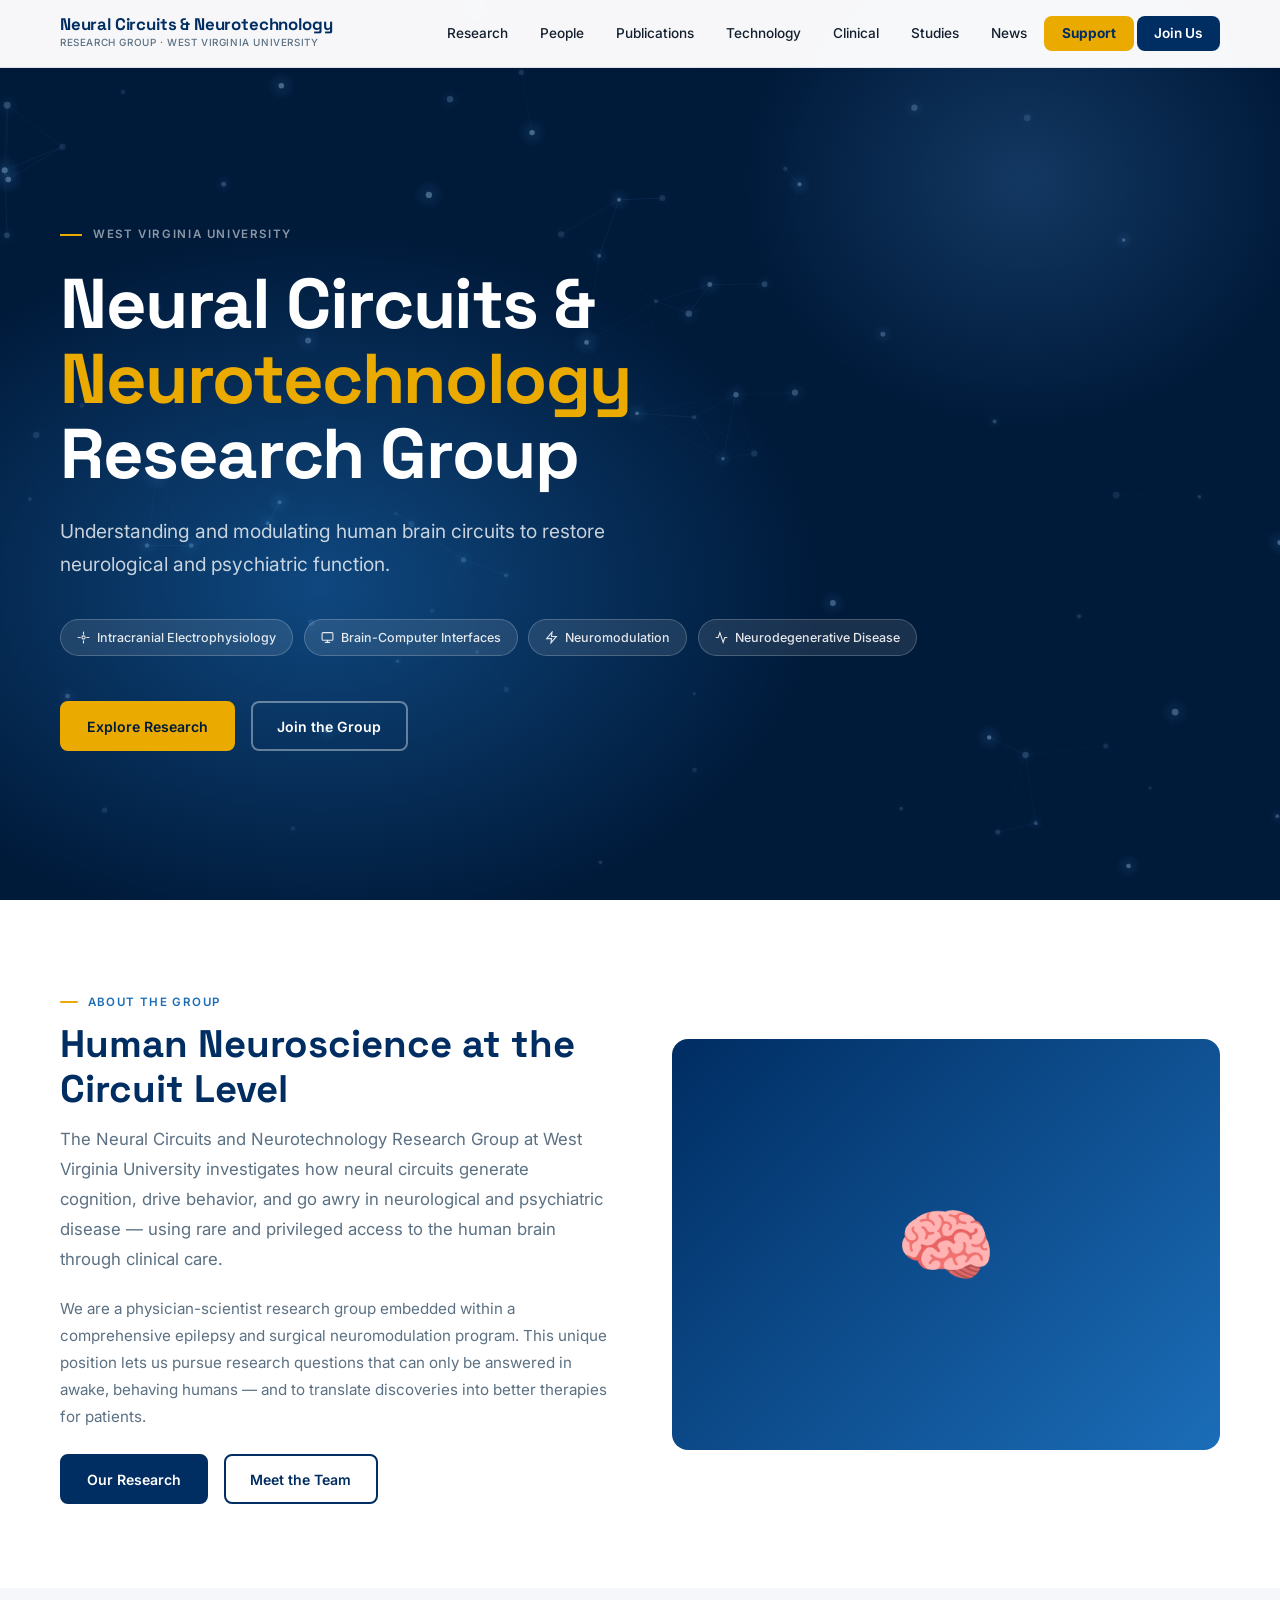
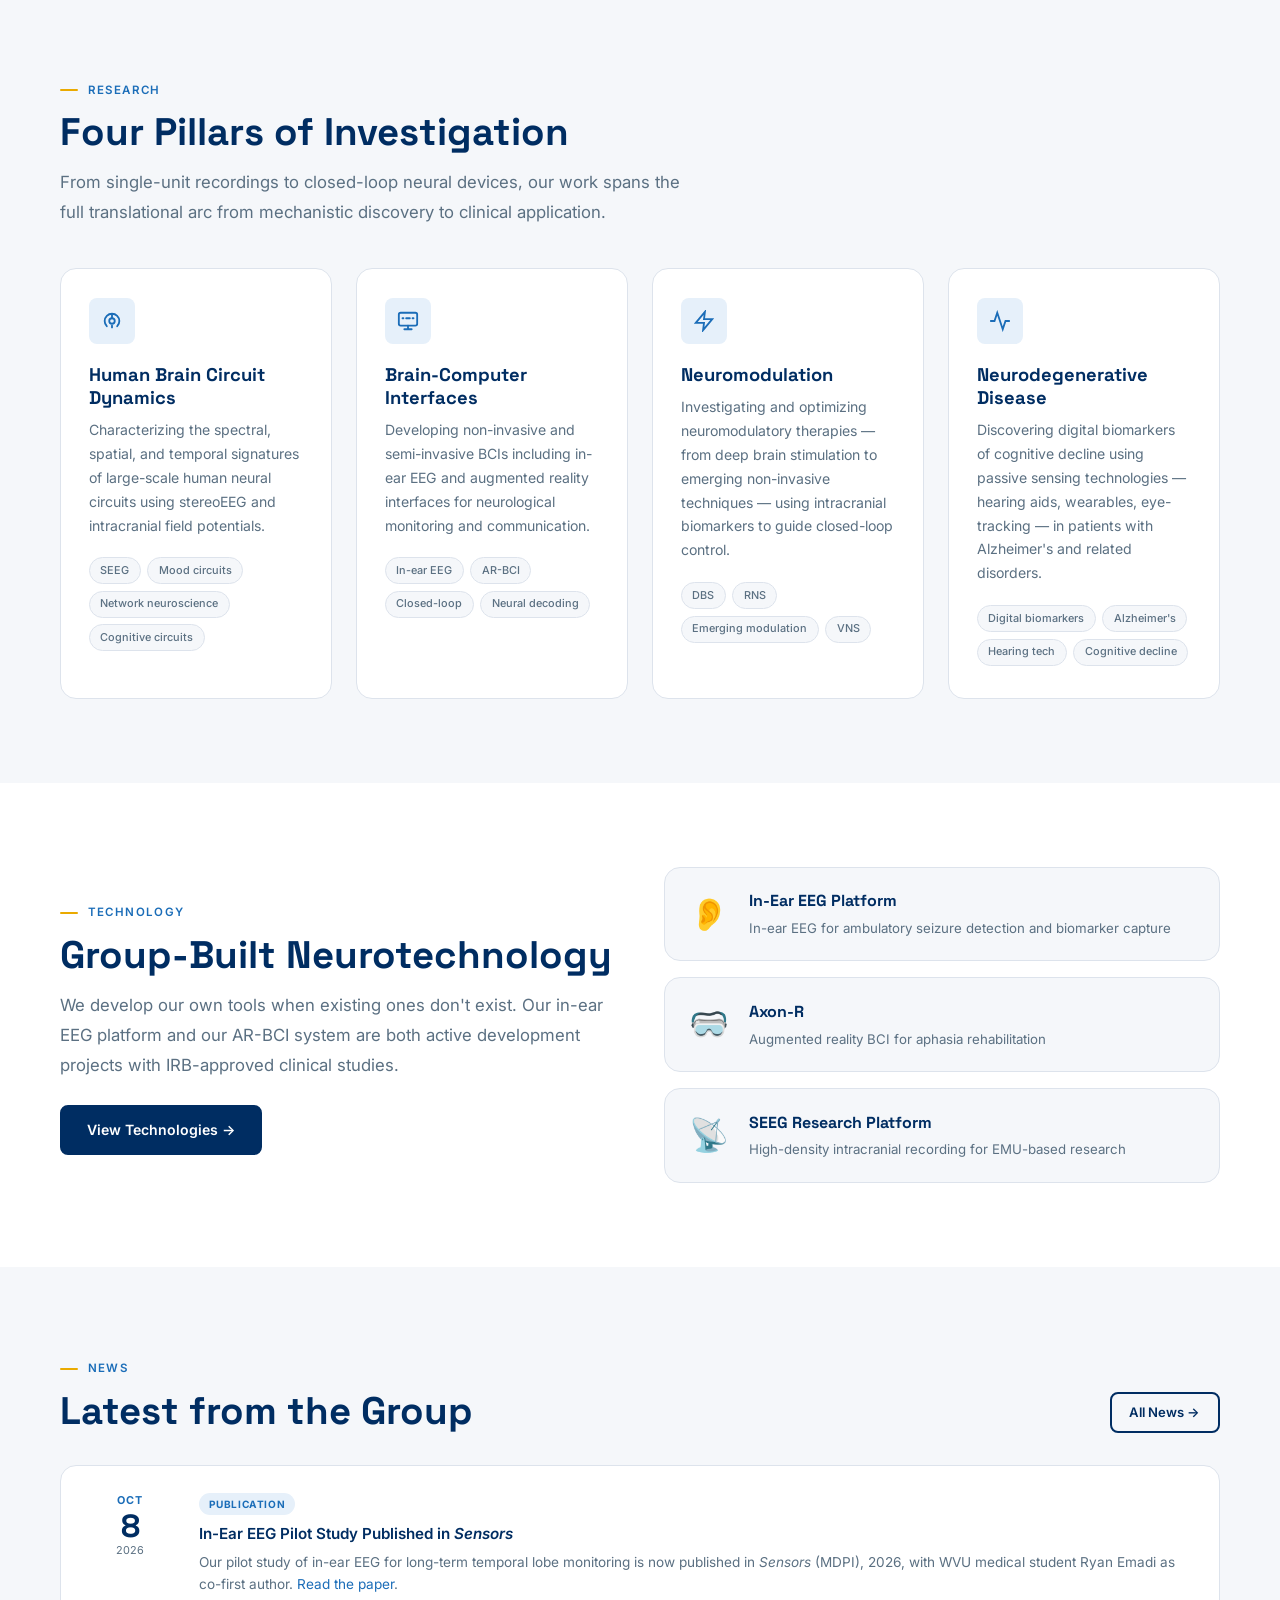
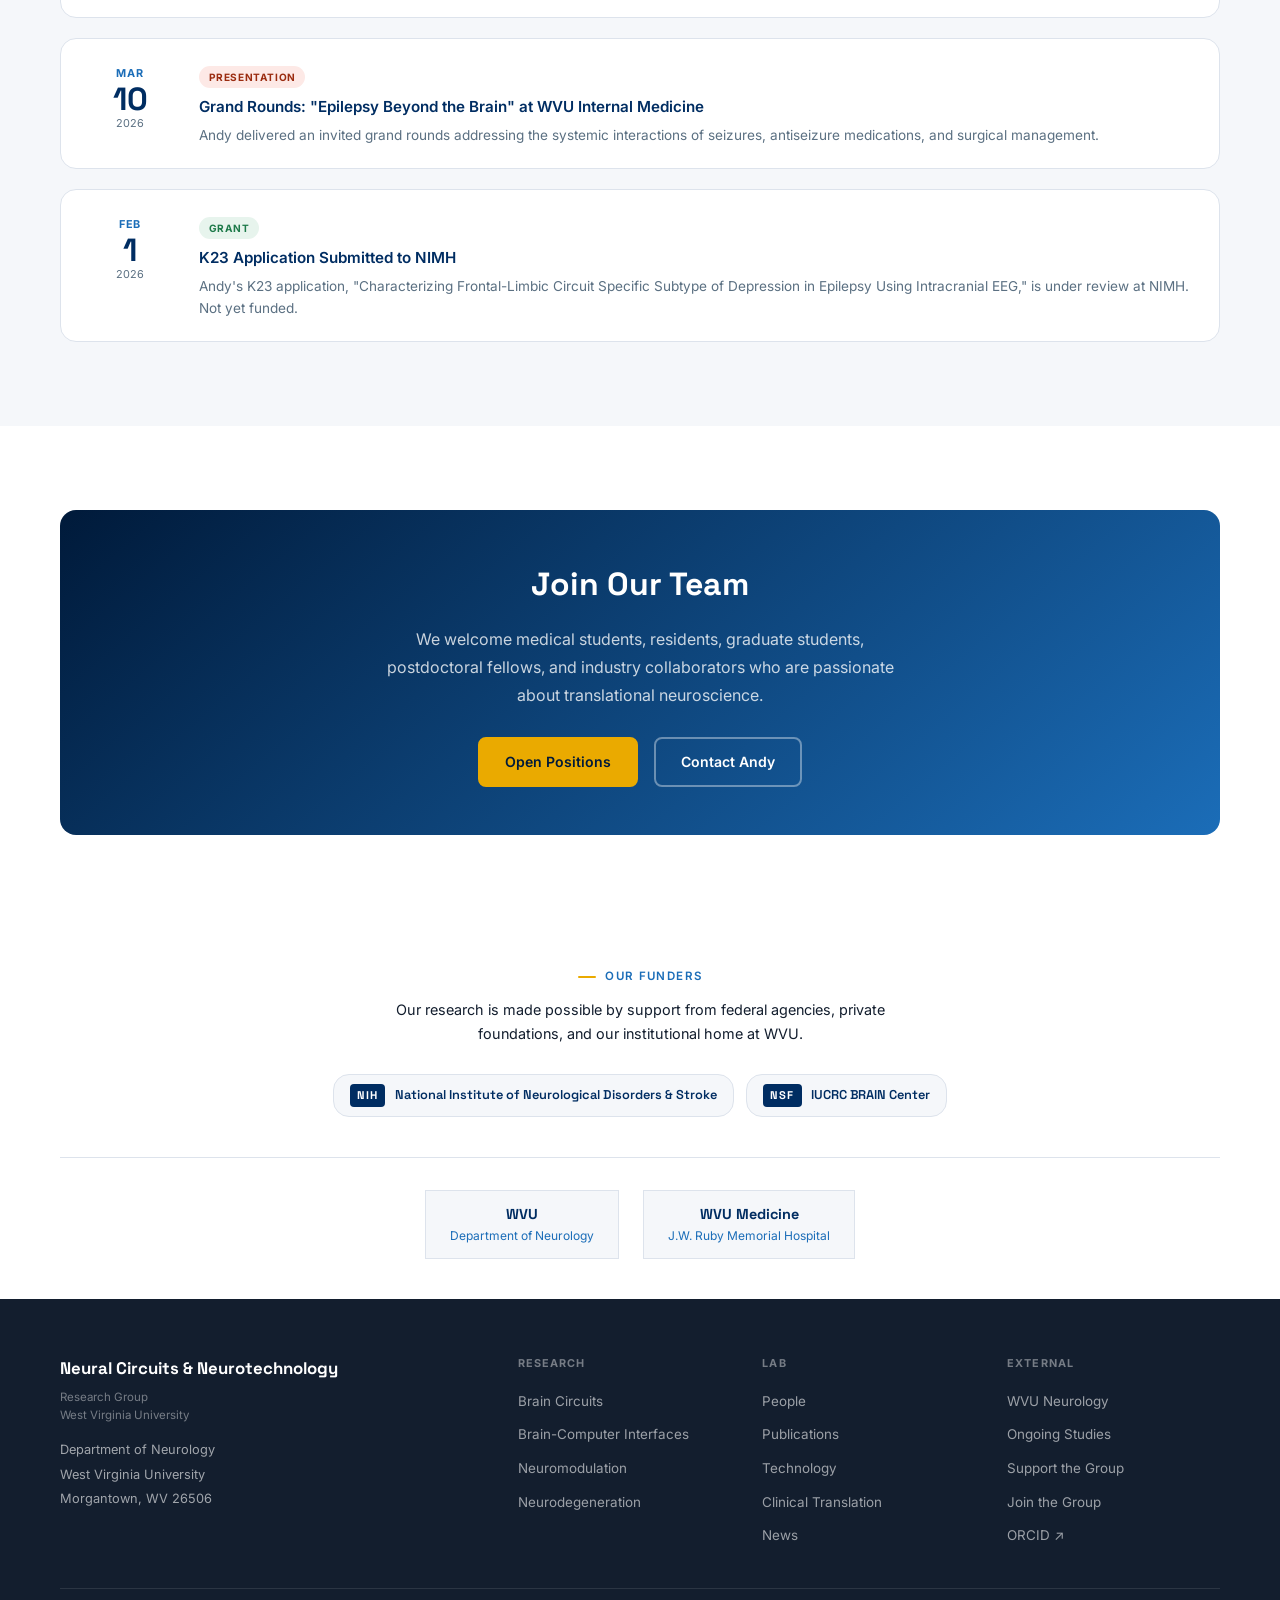
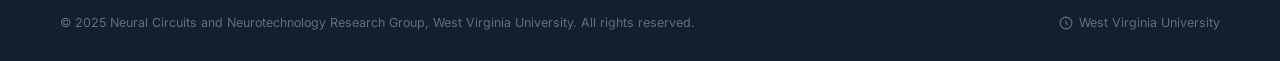
<file: index.html>
<!DOCTYPE html>
<html lang="en">
<head>
  <meta charset="UTF-8">
  <meta name="viewport" content="width=device-width, initial-scale=1.0">
  <title>Neural Circuits and Neurotechnology Research Group | WVU</title>
  <meta name="description" content="Neural Circuits and Neurotechnology Research Group at West Virginia University. Research in intracranial electrophysiology, brain-computer interfaces, and neuromodulation.">
  <link rel="preconnect" href="https://fonts.googleapis.com">
  <link rel="preconnect" href="https://fonts.gstatic.com" crossorigin>
  <link href="https://fonts.googleapis.com/css2?family=Space+Grotesk:wght@400;500;600;700&family=Inter:ital,wght@0,400;0,500;0,600;1,400&display=swap" rel="stylesheet">
  <link rel="stylesheet" href="style.css">
</head>
<body>

<!-- ── Navigation ──────────────────────────────────────────── -->
<nav class="nav" role="navigation">
  <div class="nav-inner">
    <a href="index.html" class="nav-brand" aria-label="Home">
      <span class="nav-brand-name">Neural Circuits &amp; Neurotechnology</span>
      <span class="nav-brand-sub">Research Group · West Virginia University</span>
    </a>
    <ul class="nav-links" id="nav-links" role="list">
      <li><a href="research.html">Research</a></li>
      <li><a href="people.html">People</a></li>
      <li><a href="publications.html">Publications</a></li>
      <li><a href="technology.html">Technology</a></li>
      <li><a href="clinical.html">Clinical</a></li>
      <li><a href="studies.html">Studies</a></li>
      <li><a href="news.html">News</a></li>
      <li><a href="support.html" class="nav-support">Support</a></li>
      <li><a href="join.html" class="nav-join">Join Us</a></li>
    </ul>
    <button class="nav-toggle" id="nav-toggle" aria-label="Open menu" aria-expanded="false">
      <svg width="20" height="20" viewBox="0 0 24 24" fill="none" stroke="currentColor" stroke-width="2.2" stroke-linecap="round">
        <line x1="3" y1="12" x2="21" y2="12"/><line x1="3" y1="6" x2="21" y2="6"/><line x1="3" y1="18" x2="21" y2="18"/>
      </svg>
    </button>
  </div>
</nav>

<!-- ── Hero ────────────────────────────────────────────────── -->
<section class="hero" aria-label="Lab introduction">
  <canvas id="neural-canvas" aria-hidden="true"></canvas>
  <div class="hero-glow" aria-hidden="true"></div>
  <div class="wrap">
    <div class="hero-content">
      <div class="hero-eyebrow">West Virginia University</div>
      <h1 class="hero-title">
        Neural Circuits &amp;<br><mark>Neurotechnology</mark><br>Research Group
      </h1>
      <p class="hero-tag">
        Understanding and modulating human brain circuits to restore neurological and psychiatric function.
      </p>
      <div class="hero-pills">
        <a href="research.html#circuits" class="pill">
          <svg viewBox="0 0 24 24" fill="none" stroke="currentColor" stroke-width="2" stroke-linecap="round"><circle cx="12" cy="12" r="3"/><path d="M12 2v4M12 18v4M2 12h4M18 12h4"/></svg>
          Intracranial Electrophysiology
        </a>
        <a href="research.html#bci" class="pill">
          <svg viewBox="0 0 24 24" fill="none" stroke="currentColor" stroke-width="2" stroke-linecap="round"><rect x="2" y="3" width="20" height="14" rx="2"/><path d="M8 21h8M12 17v4"/></svg>
          Brain-Computer Interfaces
        </a>
        <a href="research.html#neuromod" class="pill">
          <svg viewBox="0 0 24 24" fill="none" stroke="currentColor" stroke-width="2" stroke-linecap="round"><path d="M13 2L3 14h9l-1 8 10-12h-9l1-8z"/></svg>
          Neuromodulation
        </a>
        <a href="research.html#neurodegeneration" class="pill">
          <svg viewBox="0 0 24 24" fill="none" stroke="currentColor" stroke-width="2" stroke-linecap="round"><path d="M22 12h-4l-3 9L9 3l-3 9H2"/></svg>
          Neurodegenerative Disease
        </a>
      </div>
      <div class="hero-btns">
        <a href="research.html" class="btn btn-gold">Explore Research</a>
        <a href="join.html" class="btn btn-outline">Join the Group</a>
      </div>
    </div>
  </div>
</section>

<!-- ── About ────────────────────────────────────────────────── -->
<section class="section">
  <div class="wrap">
    <div style="display:grid;grid-template-columns:1fr 1fr;gap:4rem;align-items:center;">
      <div>
        <div class="eyebrow">About the Group</div>
        <h2 class="section-title">Human Neuroscience at the Circuit Level</h2>
        <p class="section-lead" style="margin-bottom:1.25rem;">
          The Neural Circuits and Neurotechnology Research Group at West Virginia University investigates how neural circuits generate cognition, drive behavior, and go awry in neurological and psychiatric disease — using rare and privileged access to the human brain through clinical care.
        </p>
        <p style="font-size:.95rem;color:var(--steel);line-height:1.78;margin-bottom:1.5rem;">
          We are a physician-scientist research group embedded within a comprehensive epilepsy and surgical neuromodulation program. This unique position lets us pursue research questions that can only be answered in awake, behaving humans — and to translate discoveries into better therapies for patients.
        </p>
        <div style="display:flex;gap:1rem;flex-wrap:wrap;">
          <a href="research.html" class="btn btn-navy">Our Research</a>
          <a href="people.html" class="btn btn-border">Meet the Team</a>
        </div>
      </div>
      <div style="background:linear-gradient(135deg,var(--navy) 0%,var(--circuit) 100%);border-radius:var(--r-lg);aspect-ratio:4/3;display:flex;align-items:center;justify-content:center;font-size:5rem;position:relative;overflow:hidden;">
        <span aria-hidden="true">🧠</span>
        <div style="position:absolute;bottom:1rem;left:1rem;right:1rem;font-size:.72rem;font-weight:600;color:rgba(255,255,255,.6);text-transform:uppercase;letter-spacing:.1em;">
        </div>
      </div>
    </div>
  </div>
</section>

<!-- ── Research Themes ──────────────────────────────────────── -->
<section class="section alt">
  <div class="wrap">
    <div class="eyebrow">Research</div>
    <h2 class="section-title">Four Pillars of Investigation</h2>
    <p class="section-lead">From single-unit recordings to closed-loop neural devices, our work spans the full translational arc from mechanistic discovery to clinical application.</p>
    <div class="card-grid">

      <a href="research.html#circuits" class="rcard">
        <div class="rcard-icon" aria-hidden="true">
          <svg width="22" height="22" viewBox="0 0 24 24" fill="none" stroke="var(--circuit)" stroke-width="2" stroke-linecap="round"><circle cx="12" cy="12" r="3"/><path d="M6.3 17.7a8 8 0 1 1 11.4 0"/><path d="M12 9V5M12 19v-2"/></svg>
        </div>
        <div class="rcard-title">Human Brain Circuit Dynamics</div>
        <p class="rcard-desc">Characterizing the spectral, spatial, and temporal signatures of large-scale human neural circuits using stereoEEG and intracranial field potentials.</p>
        <div class="tag-row">
          <span class="tag">SEEG</span>
          <span class="tag">Mood circuits</span>
          <span class="tag">Network neuroscience</span>
          <span class="tag">Cognitive circuits</span>
        </div>
      </a>

      <a href="research.html#bci" class="rcard">
        <div class="rcard-icon" aria-hidden="true">
          <svg width="22" height="22" viewBox="0 0 24 24" fill="none" stroke="var(--circuit)" stroke-width="2" stroke-linecap="round"><rect x="2" y="3" width="20" height="14" rx="2"/><path d="M8 21h8M12 17v4"/><path d="M6 9h1M10 9h4M17 9h1"/></svg>
        </div>
        <div class="rcard-title">Brain-Computer Interfaces</div>
        <p class="rcard-desc">Developing non-invasive and semi-invasive BCIs including in-ear EEG and augmented reality interfaces for neurological monitoring and communication.</p>
        <div class="tag-row">
          <span class="tag">In-ear EEG</span>
          <span class="tag">AR-BCI</span>
          <span class="tag">Closed-loop</span>
          <span class="tag">Neural decoding</span>
        </div>
      </a>

      <a href="research.html#neuromod" class="rcard">
        <div class="rcard-icon" aria-hidden="true">
          <svg width="22" height="22" viewBox="0 0 24 24" fill="none" stroke="var(--circuit)" stroke-width="2" stroke-linecap="round"><path d="M13 2L3 14h9l-1 8 10-12h-9l1-8z"/></svg>
        </div>
        <div class="rcard-title">Neuromodulation</div>
        <p class="rcard-desc">Investigating and optimizing neuromodulatory therapies — from deep brain stimulation to emerging non-invasive techniques — using intracranial biomarkers to guide closed-loop control.</p>
        <div class="tag-row">
          <span class="tag">DBS</span>
          <span class="tag">RNS</span>
          <span class="tag">Emerging modulation</span>
          <span class="tag">VNS</span>
        </div>
      </a>

      <a href="research.html#neurodegeneration" class="rcard">
        <div class="rcard-icon" aria-hidden="true">
          <svg width="22" height="22" viewBox="0 0 24 24" fill="none" stroke="var(--circuit)" stroke-width="2" stroke-linecap="round"><path d="M22 12h-4l-3 9L9 3l-3 9H2"/></svg>
        </div>
        <div class="rcard-title">Neurodegenerative Disease</div>
        <p class="rcard-desc">Discovering digital biomarkers of cognitive decline using passive sensing technologies — hearing aids, wearables, eye-tracking — in patients with Alzheimer's and related disorders.</p>
        <div class="tag-row">
          <span class="tag">Digital biomarkers</span>
          <span class="tag">Alzheimer's</span>
          <span class="tag">Hearing tech</span>
          <span class="tag">Cognitive decline</span>
        </div>
      </a>

    </div>
  </div>
</section>

<!-- ── Technology Spotlight ─────────────────────────────────── -->
<section class="section">
  <div class="wrap">
    <div style="display:grid;grid-template-columns:1fr 1fr;gap:3rem;align-items:center;">
      <div>
        <div class="eyebrow">Technology</div>
        <h2 class="section-title">Group-Built Neurotechnology</h2>
        <p class="section-lead" style="margin-bottom:1.5rem;">
          We develop our own tools when existing ones don't exist. Our in-ear EEG platform and our AR-BCI system are both active development projects with IRB-approved clinical studies.
        </p>
        <a href="technology.html" class="btn btn-navy">View Technologies →</a>
      </div>
      <div style="display:flex;flex-direction:column;gap:1rem;">
        <div style="display:flex;align-items:center;gap:1.25rem;padding:1.25rem 1.5rem;background:var(--ghost);border-radius:var(--r-lg);border:1px solid var(--divider);">
          <div style="font-size:2rem;flex-shrink:0;">👂</div>
          <div>
            <div style="font-family:var(--font-display);font-weight:700;color:var(--navy);margin-bottom:.2rem;">In-Ear EEG Platform</div>
            <div style="font-size:.83rem;color:var(--steel);">In-ear EEG for ambulatory seizure detection and biomarker capture</div>
          </div>
        </div>
        <div style="display:flex;align-items:center;gap:1.25rem;padding:1.25rem 1.5rem;background:var(--ghost);border-radius:var(--r-lg);border:1px solid var(--divider);">
          <div style="font-size:2rem;flex-shrink:0;">🥽</div>
          <div>
            <div style="font-family:var(--font-display);font-weight:700;color:var(--navy);margin-bottom:.2rem;">Axon-R</div>
            <div style="font-size:.83rem;color:var(--steel);">Augmented reality BCI for aphasia rehabilitation</div>
          </div>
        </div>
        <div style="display:flex;align-items:center;gap:1.25rem;padding:1.25rem 1.5rem;background:var(--ghost);border-radius:var(--r-lg);border:1px solid var(--divider);">
          <div style="font-size:2rem;flex-shrink:0;">📡</div>
          <div>
            <div style="font-family:var(--font-display);font-weight:700;color:var(--navy);margin-bottom:.2rem;">SEEG Research Platform</div>
            <div style="font-size:.83rem;color:var(--steel);">High-density intracranial recording for EMU-based research</div>
          </div>
        </div>
      </div>
    </div>
  </div>
</section>

<!-- ── News Teaser ───────────────────────────────────────────── -->
<section class="section alt">
  <div class="wrap">
    <div style="display:flex;justify-content:space-between;align-items:flex-end;margin-bottom:2rem;flex-wrap:wrap;gap:1rem;">
      <div>
        <div class="eyebrow">News</div>
        <h2 class="section-title" style="margin-bottom:0;">Latest from the Group</h2>
      </div>
      <a href="news.html" class="btn btn-border btn-sm">All News →</a>
    </div>
    <div class="news-list">
      <div class="news-item">
        <div class="news-date"><div class="news-month">Oct</div><div class="news-day">8</div><div class="news-year">2026</div></div>
        <div>
          <div><span class="nbadge nb-paper">Publication</span></div>
          <div class="news-title">In-Ear EEG Pilot Study Published in <em>Sensors</em></div>
          <div class="news-desc">Our pilot study of in-ear EEG for long-term temporal lobe monitoring is now published in <em>Sensors</em> (MDPI), 2026, with WVU medical student Ryan Emadi as co-first author. <a href="https://doi.org/10.3390/s26196343" target="_blank" rel="noopener">Read the paper</a>.</div>
        </div>
      </div>
     <div class="news-item">
        <div class="news-date"><div class="news-month">Mar</div><div class="news-day">10</div><div class="news-year">2026</div></div>
        <div>
          <div><span class="nbadge nb-event">Presentation</span></div>
          <div class="news-title">Grand Rounds: "Epilepsy Beyond the Brain" at WVU Internal Medicine</div>
          <div class="news-desc">Andy delivered an invited grand rounds addressing the systemic interactions of seizures, antiseizure medications, and surgical management.</div>
        </div>
      </div>
      <div class="news-item">
        <div class="news-date"><div class="news-month">Feb</div><div class="news-day">1</div><div class="news-year">2026</div></div>
        <div>
          <div><span class="nbadge nb-grant">Grant</span></div>
          <div class="news-title">K23 Application Submitted to NIMH</div>
          <div class="news-desc">Andy's K23 application, "Characterizing Frontal-Limbic Circuit Specific Subtype of Depression in Epilepsy Using Intracranial EEG," is under review at NIMH. Not yet funded.</div>
        </div>
      </div>


    </div>
  </div>
</section>

<!-- ── Join CTA ──────────────────────────────────────────────── -->
<section class="section">
  <div class="wrap">
    <div style="background:linear-gradient(140deg,var(--navy-dark) 0%,var(--circuit) 100%);border-radius:var(--r-lg);padding:3rem 2.5rem;text-align:center;color:var(--white);">
      <h2 style="font-family:var(--font-display);font-size:2rem;font-weight:700;margin-bottom:.85rem;">Join Our Team</h2>
      <p style="color:rgba(255,255,255,.78);max-width:520px;margin:0 auto 1.75rem;font-size:1rem;line-height:1.75;">
        We welcome medical students, residents, graduate students, postdoctoral fellows, and industry collaborators who are passionate about translational neuroscience.
      </p>
      <div style="display:flex;gap:1rem;justify-content:center;flex-wrap:wrap;">
        <a href="join.html" class="btn btn-gold">Open Positions</a>
        <a href="mailto:howing.chan@hsc.wvu.edu" class="btn btn-outline">Contact Andy</a>
      </div>
    </div>
  </div>
</section>

<!-- ── Funder logos (Bridi-style) ────────────────────────────── -->
<section class="section" style="padding-top:2.5rem;padding-bottom:2.5rem;">
  <div class="wrap center">
    <div class="eyebrow" style="margin-bottom:.75rem;">Our Funders</div>
    <p style="font-size:.9rem;color:var(--muted);margin-bottom:1.75rem;max-width:560px;margin-left:auto;margin-right:auto;">Our research is made possible by support from federal agencies, private foundations, and our institutional home at WVU.</p>
    <div class="funder-logos" style="display:flex;flex-wrap:wrap;gap:.75rem;justify-content:center;align-items:center;">
      <a href="https://www.ninds.nih.gov/" target="_blank" rel="noopener" class="funder-pill">
        <span class="funder-pill-agency">NIH</span>
        <span class="funder-pill-name">National Institute of Neurological Disorders &amp; Stroke</span>
      </a>
      <a href="https://www.nsf.gov/" target="_blank" rel="noopener" class="funder-pill">
        <span class="funder-pill-agency">NSF</span>
        <span class="funder-pill-name">IUCRC BRAIN Center</span>
      </a>
    </div>
    <!-- Institutional logos row -->
    <div style="display:flex;flex-wrap:wrap;gap:1.5rem;justify-content:center;align-items:center;margin-top:2.5rem;padding-top:2rem;border-top:1px solid var(--divider);">
      <a href="https://medicine.wvu.edu/neurology/" target="_blank" rel="noopener" style="text-decoration:none;">
        <div style="background:var(--ghost);border:1px solid var(--divider);border-radius:var(--r-md);padding:.75rem 1.5rem;text-align:center;">
          <div style="font-family:var(--font-display);font-weight:700;color:var(--navy);font-size:.9rem;">WVU</div>
          <div style="font-size:.75rem;color:var(--muted);">Department of Neurology</div>
        </div>
      </a>
      <a href="https://wvumedicine.org/" target="_blank" rel="noopener" style="text-decoration:none;">
        <div style="background:var(--ghost);border:1px solid var(--divider);border-radius:var(--r-md);padding:.75rem 1.5rem;text-align:center;">
          <div style="font-family:var(--font-display);font-weight:700;color:var(--navy);font-size:.9rem;">WVU Medicine</div>
          <div style="font-size:.75rem;color:var(--muted);">J.W. Ruby Memorial Hospital</div>
        </div>
      </a>
    </div>
  </div>
</section>

<!-- ── Footer ───────────────────────────────────────────────── -->
<footer class="footer">
  <div class="wrap">
    <div class="footer-grid">
      <div>
        <div class="footer-brand-name">Neural Circuits &amp; Neurotechnology</div>
        <div class="footer-brand-sub">Research Group<br>West Virginia University</div>
        <div class="footer-addr">
          Department of Neurology<br>
          West Virginia University<br>
          Morgantown, WV 26506
        </div>
      </div>
      <div>
        <div class="footer-col-head">Research</div>
        <ul class="footer-links">
          <li><a href="research.html#circuits">Brain Circuits</a></li>
          <li><a href="research.html#bci">Brain-Computer Interfaces</a></li>
          <li><a href="research.html#neuromod">Neuromodulation</a></li>
          <li><a href="research.html#neurodegeneration">Neurodegeneration</a></li>
        </ul>
      </div>
      <div>
        <div class="footer-col-head">Lab</div>
        <ul class="footer-links">
          <li><a href="people.html">People</a></li>
          <li><a href="publications.html">Publications</a></li>
          <li><a href="technology.html">Technology</a></li>
          <li><a href="clinical.html">Clinical Translation</a></li>
          <li><a href="news.html">News</a></li>
        </ul>
      </div>
      <div>
        <div class="footer-col-head">External</div>
        <ul class="footer-links">
          <li><a href="https://medicine.wvu.edu/neurology/" target="_blank" rel="noopener">WVU Neurology</a></li>
                    <li><a href="studies.html">Ongoing Studies</a></li>
          <li><a href="support.html">Support the Group</a></li>
          <li><a href="join.html">Join the Group</a></li>
          <li><a href="publications.html">ORCID ↗</a></li>
        </ul>
      </div>
    </div>
    <div class="footer-bottom">
      <div class="footer-copy">© 2025 Neural Circuits and Neurotechnology Research Group, West Virginia University. All rights reserved.</div>
      <div class="footer-rni">
        <svg width="14" height="14" viewBox="0 0 24 24" fill="none" stroke="currentColor" stroke-width="2"><circle cx="12" cy="12" r="10"/><path d="M12 8v4l3 3"/></svg>
        West Virginia University
      </div>
    </div>
  </div>
</footer>

<script src="nav.js"></script>
<script src="neural.js"></script>
</body>
</html>
</file>
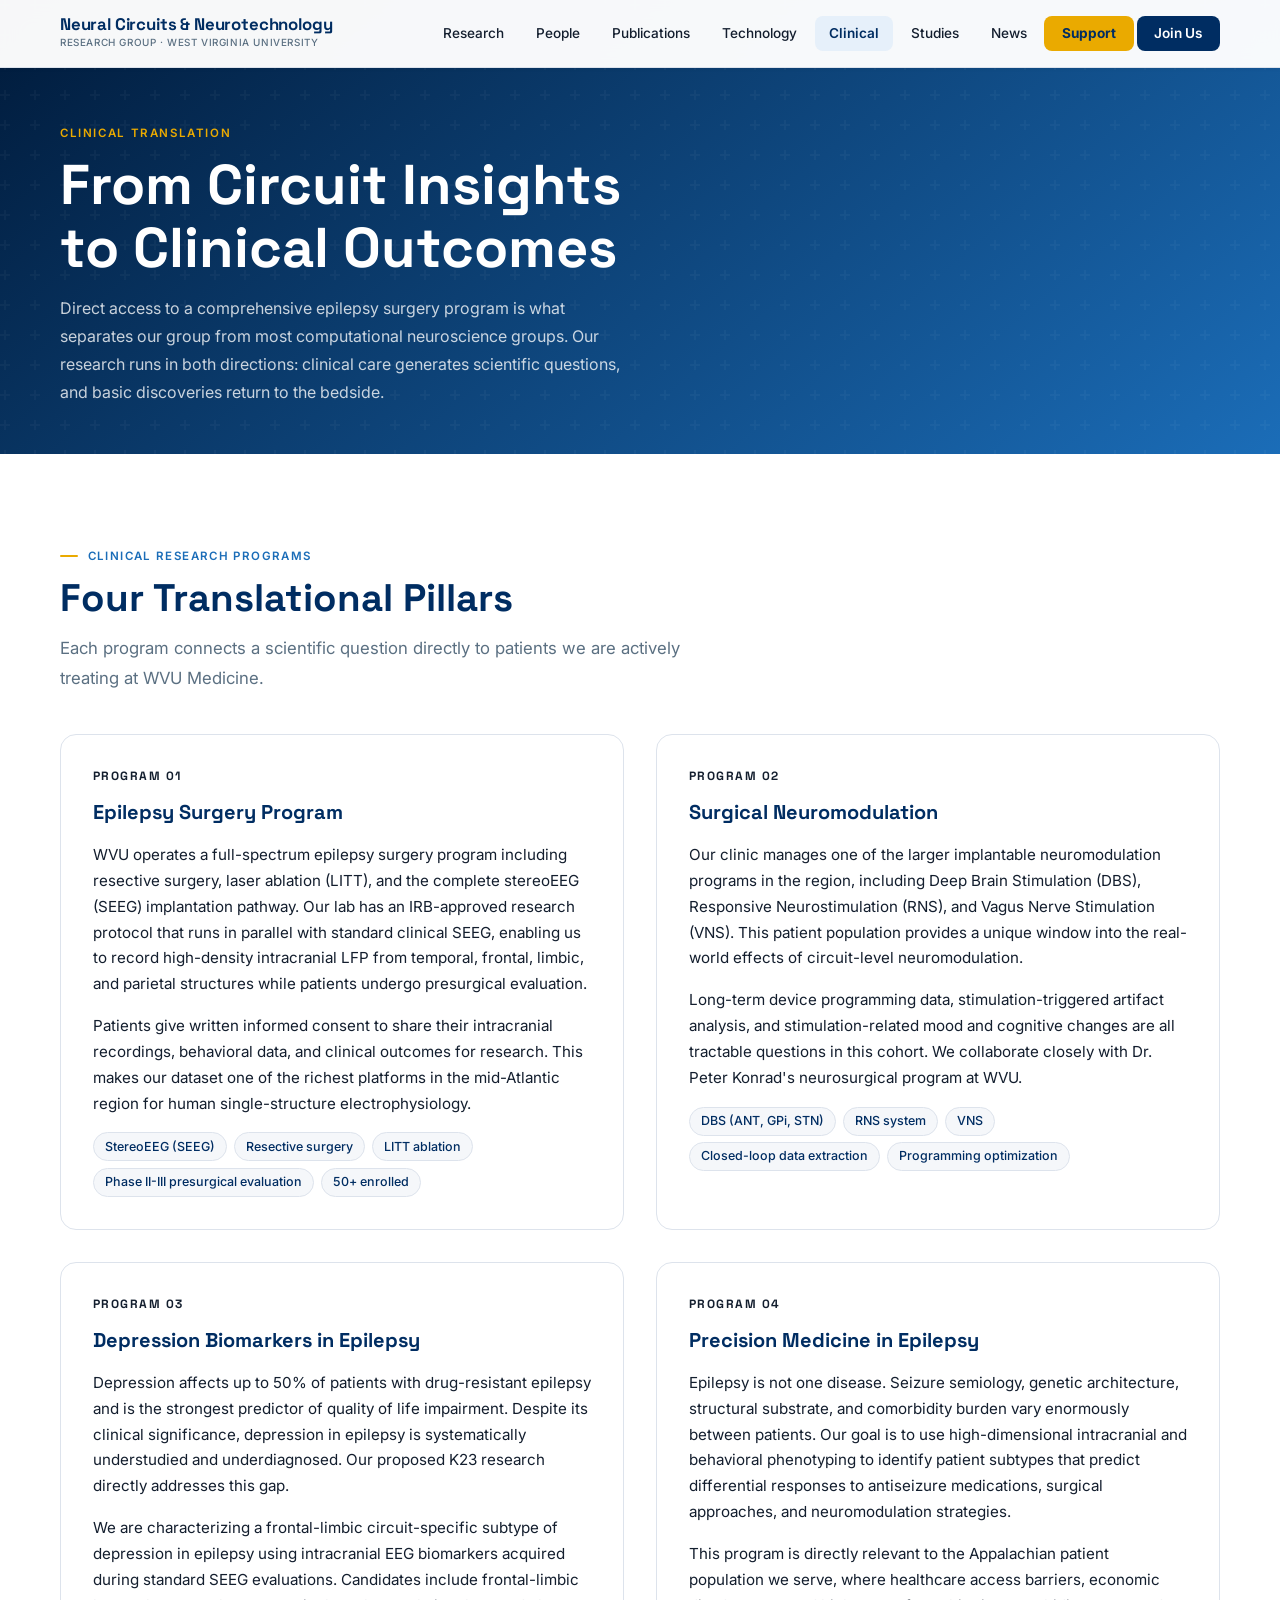
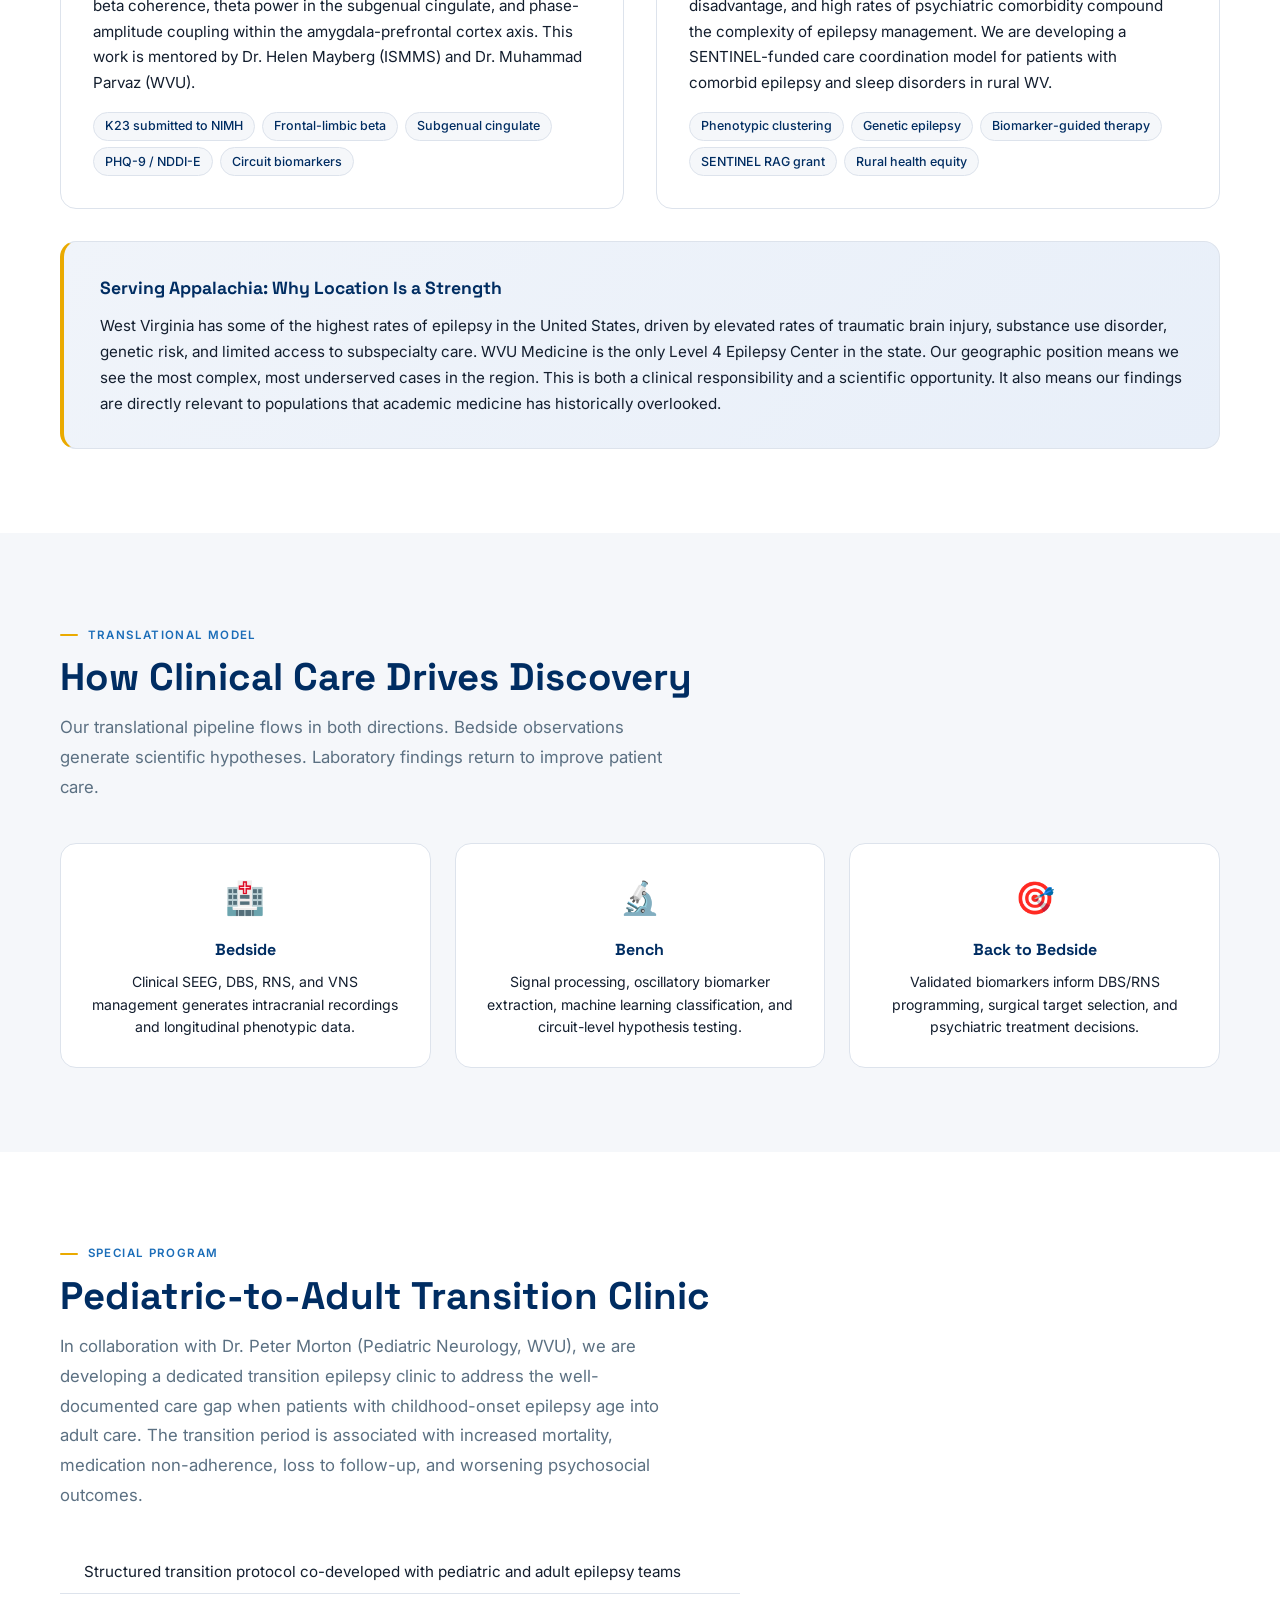
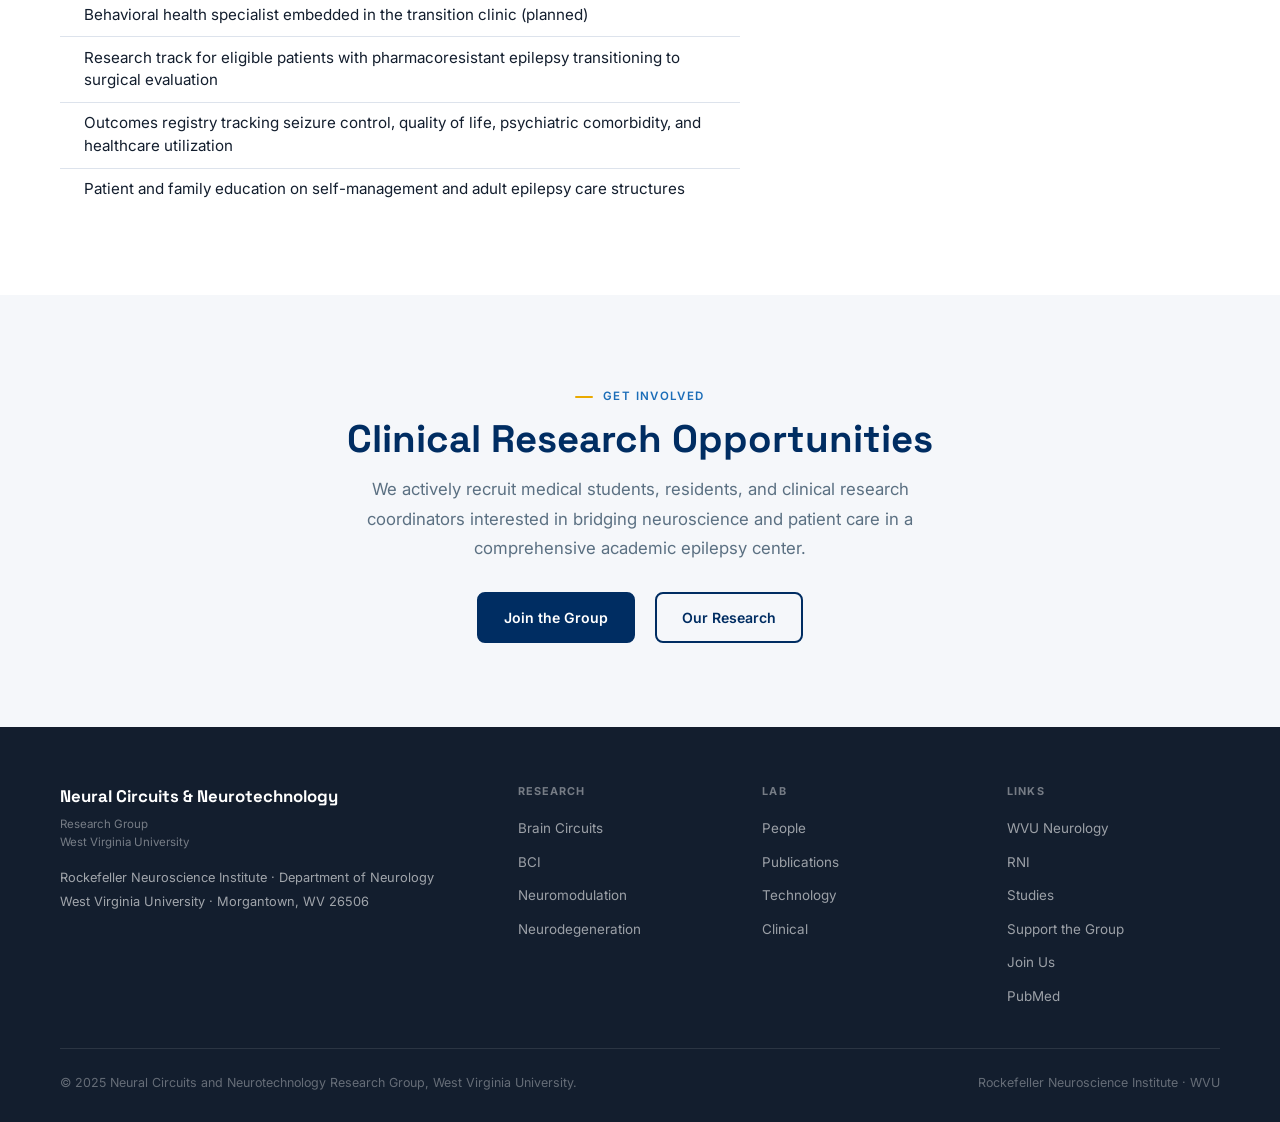
<file: clinical.html>
<!DOCTYPE html>
<html lang="en">
<head>
  <meta charset="UTF-8">
  <meta name="viewport" content="width=device-width, initial-scale=1.0">
  <title>Clinical Translation | Neural Circuits &amp; Neurotechnology | WVU</title>
  <meta name="description" content="Clinical research program at the Neural Circuits and Neurotechnology Research Group: epilepsy surgery, surgical neuromodulation, depression biomarkers, and precision medicine in Appalachia.">
  <link rel="preconnect" href="https://fonts.googleapis.com">
  <link rel="preconnect" href="https://fonts.gstatic.com" crossorigin>
  <link href="https://fonts.googleapis.com/css2?family=Space+Grotesk:wght@400;500;600;700&family=Inter:ital,wght@0,400;0,500;0,600;1,400&display=swap" rel="stylesheet">
  <link rel="stylesheet" href="style.css">
  <style>
    .clin-grid { display:grid; grid-template-columns:1fr 1fr; gap:2rem; margin-top:2.5rem; }
    @media(max-width:700px){ .clin-grid { grid-template-columns:1fr; } }

    .clin-card {
      background:#fff;
      border:1px solid var(--divider);
      border-radius:var(--r-lg);
      padding:2rem;
      position:relative;
      overflow:hidden;
      transition:box-shadow .2s;
    }
    .clin-card:hover { box-shadow:0 8px 32px rgba(0,45,98,.10); }
    .clin-card::before {
      content:'';
      position:absolute;
      top:0; left:0; right:0;
      height:4px;
      background:var(--blue);
    }
    .clin-card-num {
      font-family:var(--font-display);
      font-size:.75rem;
      font-weight:700;
      letter-spacing:.12em;
      text-transform:uppercase;
      color:var(--blue);
      margin-bottom:.6rem;
    }
    .clin-card-title {
      font-family:var(--font-display);
      font-size:1.25rem;
      font-weight:700;
      color:var(--navy);
      margin-bottom:.8rem;
    }
    .clin-card-text {
      font-size:.95rem;
      line-height:1.7;
      color:var(--ink);
      margin-bottom:1rem;
    }
    .clin-tag-list {
      display:flex;
      flex-wrap:wrap;
      gap:.4rem;
      margin-top:.75rem;
    }
    .clin-tag {
      background:var(--ghost);
      border:1px solid var(--divider);
      border-radius:999px;
      padding:.2rem .7rem;
      font-size:.78rem;
      font-weight:500;
      color:var(--navy);
    }

    .pathway-list {
      list-style:none;
      padding:0;
      margin:1.25rem 0 0;
    }
    .pathway-list li {
      padding:.6rem 0 .6rem 1.5rem;
      position:relative;
      border-bottom:1px solid var(--divider);
      font-size:.95rem;
      color:var(--ink);
      line-height:1.5;
    }
    .pathway-list li:last-child { border-bottom:none; }
    .pathway-list li::before {
      content:'';
      position:absolute;
      left:0; top:50%;
      transform:translateY(-50%);
      width:8px; height:8px;
      border-radius:50%;
      background:var(--blue);
    }

    .appalachia-banner {
      background:linear-gradient(135deg, #f0f4fa 0%, #e8eff9 100%);
      border:1px solid var(--divider);
      border-left:4px solid var(--gold);
      border-radius:var(--r-lg);
      padding:2rem 2.25rem;
      margin-top:2rem;
    }
    .appalachia-banner-title {
      font-family:var(--font-display);
      font-size:1.1rem;
      font-weight:700;
      color:var(--navy);
      margin-bottom:.6rem;
    }
    .appalachia-banner-text {
      font-size:.95rem;
      line-height:1.7;
      color:var(--ink);
    }
  </style>
</head>
<body>

<nav class="nav" role="navigation">
  <div class="nav-inner">
    <a href="index.html" class="nav-brand">
      <span class="nav-brand-name">Neural Circuits &amp; Neurotechnology</span>
      <span class="nav-brand-sub">Research Group · West Virginia University</span>
    </a>
    <ul class="nav-links" id="nav-links" role="list">
      <li><a href="research.html">Research</a></li>
      <li><a href="people.html">People</a></li>
      <li><a href="publications.html">Publications</a></li>
      <li><a href="technology.html">Technology</a></li>
      <li><a href="clinical.html">Clinical</a></li>
      <li><a href="studies.html">Studies</a></li>
      <li><a href="news.html">News</a></li>
      <li><a href="support.html" class="nav-support">Support</a></li>
      <li><a href="join.html" class="nav-join">Join Us</a></li>
    </ul>
    <button class="nav-toggle" id="nav-toggle" aria-label="Open menu" aria-expanded="false">
      <svg width="20" height="20" viewBox="0 0 24 24" fill="none" stroke="currentColor" stroke-width="2.2" stroke-linecap="round"><line x1="3" y1="12" x2="21" y2="12"/><line x1="3" y1="6" x2="21" y2="6"/><line x1="3" y1="18" x2="21" y2="18"/></svg>
    </button>
  </div>
</nav>

<header class="page-hero">
  <div class="wrap">
    <div class="page-hero-label">Clinical Translation</div>
    <h1 class="page-hero-title">From Circuit Insights<br>to Clinical Outcomes</h1>
    <p class="page-hero-desc">
      Direct access to a comprehensive epilepsy surgery program is what separates our group from most computational neuroscience groups. Our research runs in both directions: clinical care generates scientific questions, and basic discoveries return to the bedside.
    </p>
  </div>
</header>

<!-- ── Differentiator block ──────────────────────────────────── -->
<section class="section">
  <div class="wrap">

    <!-- ── Clinical research areas ── -->
    <div class="eyebrow">Clinical Research Programs</div>
    <h2 class="section-title">Four Translational Pillars</h2>
    <p class="section-lead">Each program connects a scientific question directly to patients we are actively treating at WVU Medicine.</p>

    <div class="clin-grid">

      <div class="clin-card" id="epilepsy-surgery">
        <div class="clin-card-num">Program 01</div>
        <div class="clin-card-title">Epilepsy Surgery Program</div>
        <div class="clin-card-text">
          WVU operates a full-spectrum epilepsy surgery program including resective surgery, laser ablation (LITT), and the complete stereoEEG (SEEG) implantation pathway. Our lab has an IRB-approved research protocol that runs in parallel with standard clinical SEEG, enabling us to record high-density intracranial LFP from temporal, frontal, limbic, and parietal structures while patients undergo presurgical evaluation.
        </div>
        <div class="clin-card-text">
          Patients give written informed consent to share their intracranial recordings, behavioral data, and clinical outcomes for research. This makes our dataset one of the richest platforms in the mid-Atlantic region for human single-structure electrophysiology.
        </div>
        <div class="clin-tag-list">
          <span class="clin-tag">StereoEEG (SEEG)</span>
          <span class="clin-tag">Resective surgery</span>
          <span class="clin-tag">LITT ablation</span>
          <span class="clin-tag">Phase II-III presurgical evaluation</span>
          <span class="clin-tag">50+ enrolled</span>
        </div>
      </div>

      <div class="clin-card" id="neuromodulation-devices">
        <div class="clin-card-num">Program 02</div>
        <div class="clin-card-title">Surgical Neuromodulation</div>
        <div class="clin-card-text">
          Our clinic manages one of the larger implantable neuromodulation programs in the region, including Deep Brain Stimulation (DBS), Responsive Neurostimulation (RNS), and Vagus Nerve Stimulation (VNS). This patient population provides a unique window into the real-world effects of circuit-level neuromodulation.
        </div>
        <div class="clin-card-text">
          Long-term device programming data, stimulation-triggered artifact analysis, and stimulation-related mood and cognitive changes are all tractable questions in this cohort. We collaborate closely with Dr. Peter Konrad's neurosurgical program at WVU.
        </div>
        <div class="clin-tag-list">
          <span class="clin-tag">DBS (ANT, GPi, STN)</span>
          <span class="clin-tag">RNS system</span>
          <span class="clin-tag">VNS</span>
          <span class="clin-tag">Closed-loop data extraction</span>
          <span class="clin-tag">Programming optimization</span>
        </div>
      </div>

      <div class="clin-card" id="depression-biomarkers">
        <div class="clin-card-num">Program 03</div>
        <div class="clin-card-title">Depression Biomarkers in Epilepsy</div>
        <div class="clin-card-text">
          Depression affects up to 50% of patients with drug-resistant epilepsy and is the strongest predictor of quality of life impairment. Despite its clinical significance, depression in epilepsy is systematically understudied and underdiagnosed. Our proposed K23 research directly addresses this gap.
        </div>
        <div class="clin-card-text">
          We are characterizing a frontal-limbic circuit-specific subtype of depression in epilepsy using intracranial EEG biomarkers acquired during standard SEEG evaluations. Candidates include frontal-limbic beta coherence, theta power in the subgenual cingulate, and phase-amplitude coupling within the amygdala-prefrontal cortex axis. This work is mentored by Dr. Helen Mayberg (ISMMS) and Dr. Muhammad Parvaz (WVU).
        </div>
        <div class="clin-tag-list">
          <span class="clin-tag">K23 submitted to NIMH</span>
          <span class="clin-tag">Frontal-limbic beta</span>
          <span class="clin-tag">Subgenual cingulate</span>
          <span class="clin-tag">PHQ-9 / NDDI-E</span>
          <span class="clin-tag">Circuit biomarkers</span>
        </div>
      </div>

      <div class="clin-card" id="precision-medicine">
        <div class="clin-card-num">Program 04</div>
        <div class="clin-card-title">Precision Medicine in Epilepsy</div>
        <div class="clin-card-text">
          Epilepsy is not one disease. Seizure semiology, genetic architecture, structural substrate, and comorbidity burden vary enormously between patients. Our goal is to use high-dimensional intracranial and behavioral phenotyping to identify patient subtypes that predict differential responses to antiseizure medications, surgical approaches, and neuromodulation strategies.
        </div>
        <div class="clin-card-text">
          This program is directly relevant to the Appalachian patient population we serve, where healthcare access barriers, economic disadvantage, and high rates of psychiatric comorbidity compound the complexity of epilepsy management. We are developing a SENTINEL-funded care coordination model for patients with comorbid epilepsy and sleep disorders in rural WV.
        </div>
        <div class="clin-tag-list">
          <span class="clin-tag">Phenotypic clustering</span>
          <span class="clin-tag">Genetic epilepsy</span>
          <span class="clin-tag">Biomarker-guided therapy</span>
          <span class="clin-tag">SENTINEL RAG grant</span>
          <span class="clin-tag">Rural health equity</span>
        </div>
      </div>

    </div>

    <!-- ── Appalachia note ── -->
    <div class="appalachia-banner">
      <div class="appalachia-banner-title">Serving Appalachia: Why Location Is a Strength</div>
      <div class="appalachia-banner-text">
        West Virginia has some of the highest rates of epilepsy in the United States, driven by elevated rates of traumatic brain injury, substance use disorder, genetic risk, and limited access to subspecialty care. WVU Medicine is the only Level 4 Epilepsy Center in the state. Our geographic position means we see the most complex, most underserved cases in the region. This is both a clinical responsibility and a scientific opportunity. It also means our findings are directly relevant to populations that academic medicine has historically overlooked.
      </div>
    </div>

  </div>
</section>

<!-- ── Clinical to research pathway ─────────────────────────── -->
<section class="section alt">
  <div class="wrap">
    <div class="eyebrow">Translational Model</div>
    <h2 class="section-title">How Clinical Care Drives Discovery</h2>
    <p class="section-lead">
      Our translational pipeline flows in both directions. Bedside observations generate scientific hypotheses. Laboratory findings return to improve patient care.
    </p>

    <div style="display:grid;grid-template-columns:1fr 1fr 1fr;gap:1.5rem;margin-top:2rem;">

      <div style="background:#fff;border:1px solid var(--divider);border-radius:var(--r-lg);padding:1.75rem;text-align:center;">
        <div style="font-size:2rem;margin-bottom:.75rem;">🏥</div>
        <div style="font-family:var(--font-display);font-weight:700;color:var(--navy);margin-bottom:.5rem;font-size:1rem;">Bedside</div>
        <div style="font-size:.88rem;line-height:1.6;color:var(--ink);">Clinical SEEG, DBS, RNS, and VNS management generates intracranial recordings and longitudinal phenotypic data.</div>
      </div>

      <div style="background:#fff;border:1px solid var(--divider);border-radius:var(--r-lg);padding:1.75rem;text-align:center;">
        <div style="font-size:2rem;margin-bottom:.75rem;">🔬</div>
        <div style="font-family:var(--font-display);font-weight:700;color:var(--navy);margin-bottom:.5rem;font-size:1rem;">Bench</div>
        <div style="font-size:.88rem;line-height:1.6;color:var(--ink);">Signal processing, oscillatory biomarker extraction, machine learning classification, and circuit-level hypothesis testing.</div>
      </div>

      <div style="background:#fff;border:1px solid var(--divider);border-radius:var(--r-lg);padding:1.75rem;text-align:center;">
        <div style="font-size:2rem;margin-bottom:.75rem;">🎯</div>
        <div style="font-family:var(--font-display);font-weight:700;color:var(--navy);margin-bottom:.5rem;font-size:1rem;">Back to Bedside</div>
        <div style="font-size:.88rem;line-height:1.6;color:var(--ink);">Validated biomarkers inform DBS/RNS programming, surgical target selection, and psychiatric treatment decisions.</div>
      </div>

    </div>
    <style>
      @media(max-width:600px){
        section.alt .wrap > div[style*="grid-template-columns:1fr 1fr 1fr"] {
          grid-template-columns:1fr !important;
        }
      }
    </style>
  </div>
</section>

<!-- ── Transition clinic ─────────────────────────────────────── -->
<section class="section">
  <div class="wrap">
    <div class="eyebrow">Special Program</div>
    <h2 class="section-title">Pediatric-to-Adult Transition Clinic</h2>
    <p class="section-lead">
      In collaboration with Dr. Peter Morton (Pediatric Neurology, WVU), we are developing a dedicated transition epilepsy clinic to address the well-documented care gap when patients with childhood-onset epilepsy age into adult care. The transition period is associated with increased mortality, medication non-adherence, loss to follow-up, and worsening psychosocial outcomes.
    </p>
    <ul class="pathway-list" style="max-width:680px;">
      <li>Structured transition protocol co-developed with pediatric and adult epilepsy teams</li>
      <li>Behavioral health specialist embedded in the transition clinic (planned)</li>
      <li>Research track for eligible patients with pharmacoresistant epilepsy transitioning to surgical evaluation</li>
      <li>Outcomes registry tracking seizure control, quality of life, psychiatric comorbidity, and healthcare utilization</li>
      <li>Patient and family education on self-management and adult epilepsy care structures</li>
    </ul>
  </div>
</section>

<!-- ── CTA ──────────────────────────────────────────────────── -->
<section class="section alt">
  <div class="wrap center">
    <div class="eyebrow">Get Involved</div>
    <h2 class="section-title">Clinical Research Opportunities</h2>
    <p class="section-lead" style="max-width:560px;margin:0 auto 1.75rem;">
      We actively recruit medical students, residents, and clinical research coordinators interested in bridging neuroscience and patient care in a comprehensive academic epilepsy center.
    </p>
    <a href="join.html" class="btn btn-navy">Join the Group</a>
    <a href="research.html" class="btn btn-border" style="margin-left:1rem;">Our Research</a>
  </div>
</section>

<footer class="footer">
  <div class="wrap">
    <div class="footer-grid">
      <div><div class="footer-brand-name">Neural Circuits &amp; Neurotechnology</div><div class="footer-brand-sub">Research Group<br>West Virginia University</div><div class="footer-addr">Rockefeller Neuroscience Institute · Department of Neurology<br>West Virginia University · Morgantown, WV 26506</div></div>
      <div><div class="footer-col-head">Research</div><ul class="footer-links"><li><a href="research.html#circuits">Brain Circuits</a></li><li><a href="research.html#bci">BCI</a></li><li><a href="research.html#neuromod">Neuromodulation</a></li><li><a href="research.html#neurodegeneration">Neurodegeneration</a></li></ul></div>
      <div><div class="footer-col-head">Lab</div><ul class="footer-links"><li><a href="people.html">People</a></li><li><a href="publications.html">Publications</a></li><li><a href="technology.html">Technology</a></li><li><a href="clinical.html">Clinical</a></li></ul></div>
      <div><div class="footer-col-head">Links</div><ul class="footer-links"><li><a href="https://medicine.wvu.edu/neurology/" target="_blank" rel="noopener">WVU Neurology</a></li><li><a href="https://rockefellerneuroscience.org/" target="_blank" rel="noopener">RNI</a></li><li><a href="studies.html">Studies</a></li><li><a href="support.html">Support the Group</a></li><li><a href="join.html">Join Us</a></li><li><a href="https://pubmed.ncbi.nlm.nih.gov/?term=Ho+Wing+Chan+epilepsy" target="_blank" rel="noopener">PubMed</a></li></ul></div>
    </div>
    <div class="footer-bottom">
      <div class="footer-copy">© 2025 Neural Circuits and Neurotechnology Research Group, West Virginia University.</div>
      <div class="footer-rni">Rockefeller Neuroscience Institute · WVU</div>
    </div>
  </div>
</footer>

<script src="nav.js"></script>
</body>
</html>
</file>
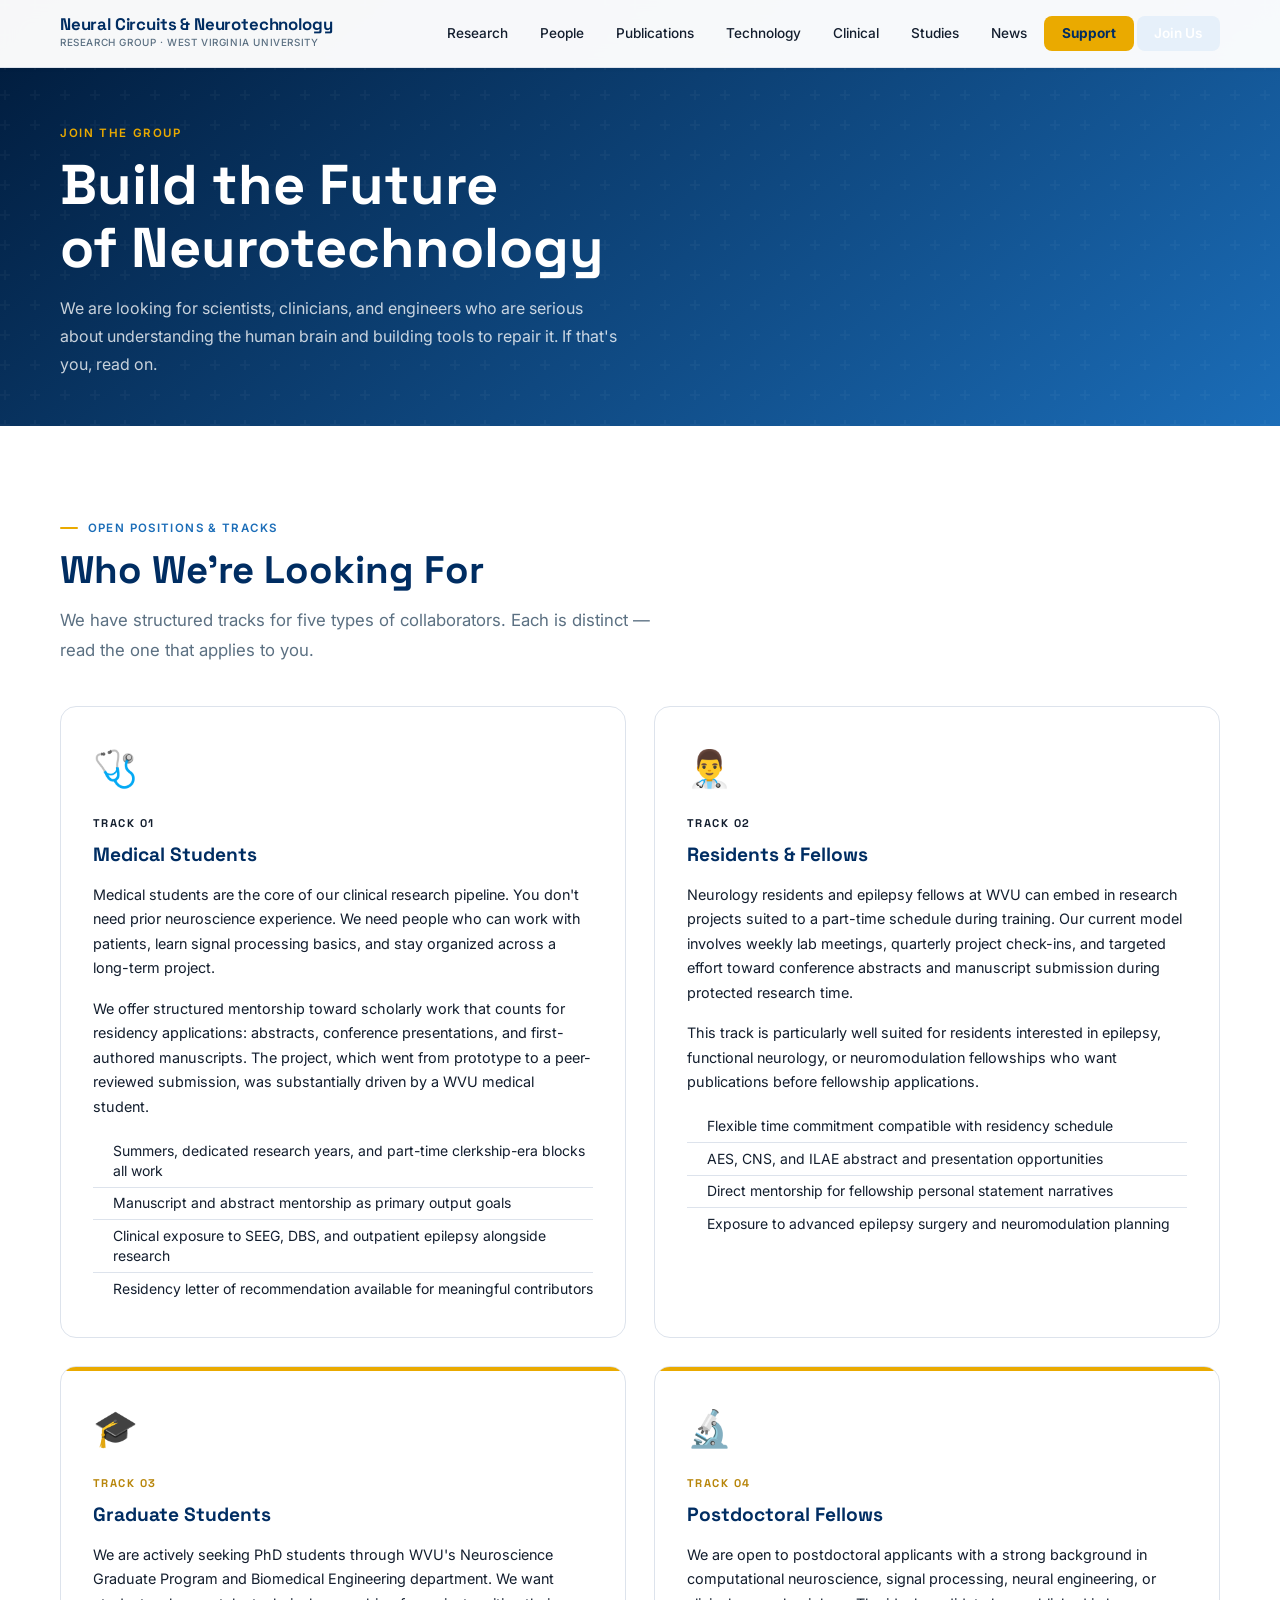
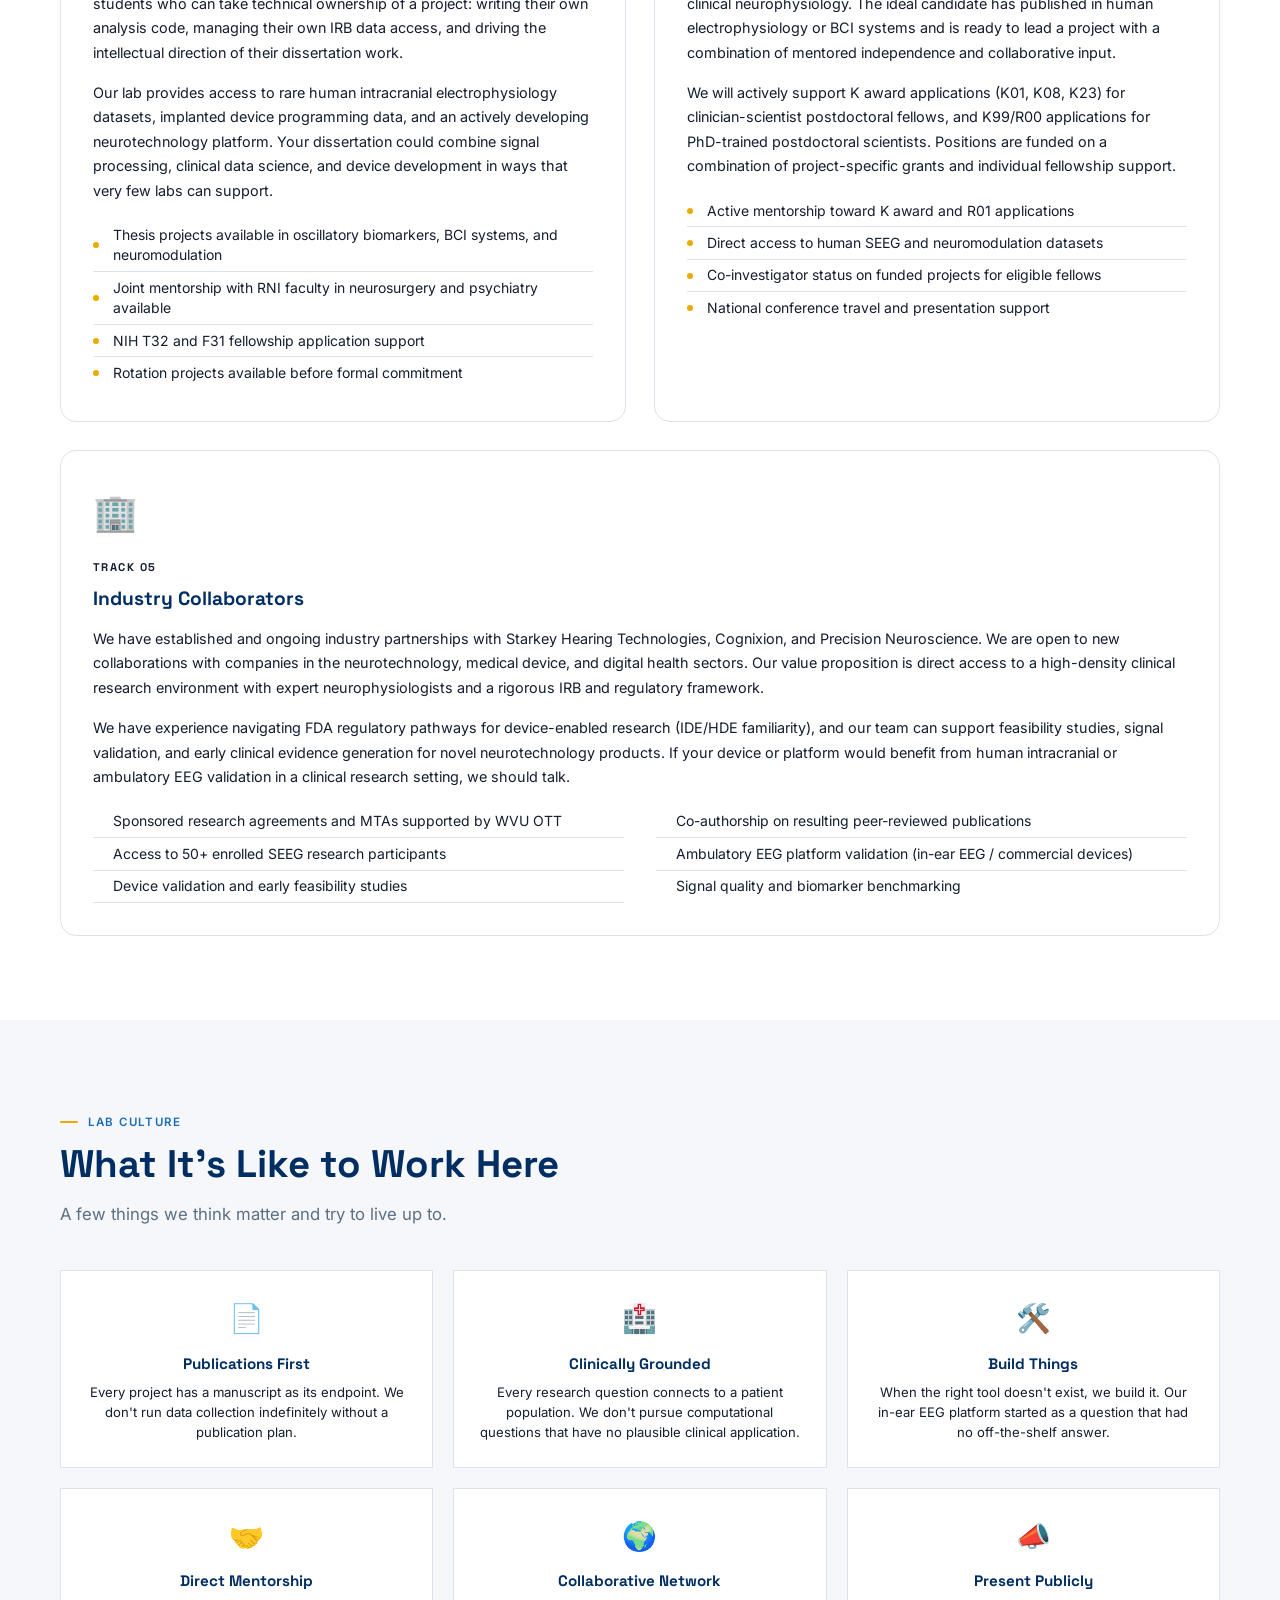
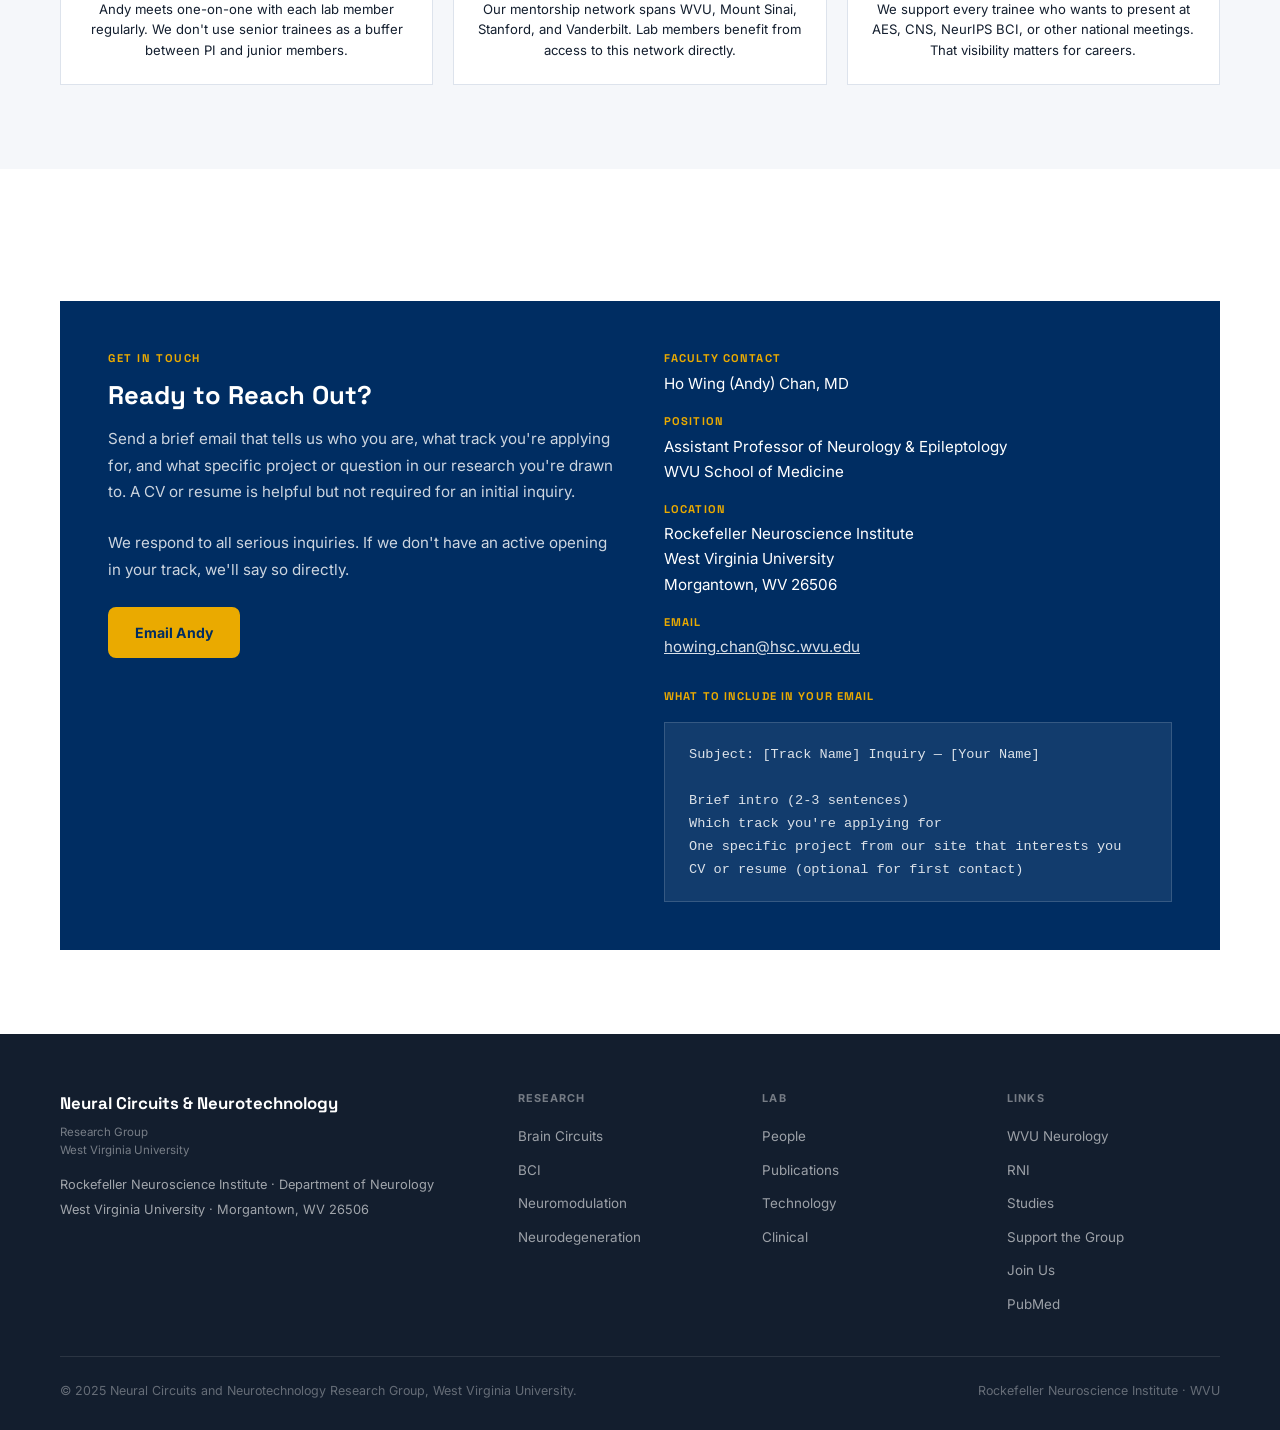
<file: join.html>
<!DOCTYPE html>
<html lang="en">
<head>
  <meta charset="UTF-8">
  <meta name="viewport" content="width=device-width, initial-scale=1.0">
  <title>Join the Group | Neural Circuits &amp; Neurotechnology | WVU</title>
  <meta name="description" content="Join the Neural Circuits and Neurotechnology Research Group at WVU — opportunities for medical students, residents, graduate students, postdoctoral fellows, and industry collaborators.">
  <link rel="preconnect" href="https://fonts.googleapis.com">
  <link rel="preconnect" href="https://fonts.gstatic.com" crossorigin>
  <link href="https://fonts.googleapis.com/css2?family=Space+Grotesk:wght@400;500;600;700&family=Inter:ital,wght@0,400;0,500;0,600;1,400&display=swap" rel="stylesheet">
  <link rel="stylesheet" href="style.css">
  <style>
    .join-grid {
      display:grid;
      grid-template-columns:1fr 1fr;
      gap:1.75rem;
      margin-top:2.5rem;
    }
    @media(max-width:700px){ .join-grid { grid-template-columns:1fr; } }

    .join-card {
      background:#fff;
      border:1px solid var(--divider);
      border-radius:var(--r-lg);
      padding:2rem;
      position:relative;
      overflow:hidden;
      transition:box-shadow .2s, transform .2s;
    }
    .join-card:hover {
      box-shadow:0 10px 36px rgba(0,45,98,.11);
      transform:translateY(-2px);
    }
    .join-card-accent {
      position:absolute;
      top:0; left:0; right:0;
      height:4px;
      background:var(--blue);
    }
    .join-card-accent.gold { background:var(--gold); }
    .join-card-icon {
      font-size:2.25rem;
      margin-bottom:1rem;
      display:block;
    }
    .join-card-type {
      font-family:var(--font-display);
      font-size:.7rem;
      font-weight:700;
      letter-spacing:.13em;
      text-transform:uppercase;
      color:var(--blue);
      margin-bottom:.4rem;
    }
    .join-card-type.gold { color:#B8860B; }
    .join-card-title {
      font-family:var(--font-display);
      font-size:1.2rem;
      font-weight:700;
      color:var(--navy);
      margin-bottom:.75rem;
    }
    .join-card-text {
      font-size:.9rem;
      line-height:1.7;
      color:var(--ink);
      margin-bottom:1rem;
    }
    .join-what-list {
      list-style:none;
      padding:0;
      margin:.75rem 0 0;
    }
    .join-what-list li {
      font-size:.875rem;
      color:var(--ink);
      padding:.35rem 0 .35rem 1.25rem;
      position:relative;
      border-bottom:1px solid var(--divider);
      line-height:1.45;
    }
    .join-what-list li:last-child { border-bottom:none; }
    .join-what-list li::before {
      content:'';
      position:absolute;
      left:0; top:50%;
      transform:translateY(-50%);
      width:6px; height:6px;
      border-radius:50%;
      background:var(--blue);
    }
    .join-what-list.gold li::before { background:var(--gold); }

    /* Wide card spanning full width */
    .join-card-wide {
      grid-column:1/-1;
    }

    /* Contact section */
    .contact-block {
      background:var(--navy);
      border-radius:var(--r-xl);
      padding:3rem;
      margin-top:3rem;
      color:#fff;
      display:grid;
      grid-template-columns:1fr 1fr;
      gap:3rem;
      align-items:start;
    }
    @media(max-width:700px){ .contact-block { grid-template-columns:1fr; padding:2rem; gap:2rem; } }
    .contact-label {
      font-family:var(--font-display);
      font-size:.7rem;
      font-weight:700;
      letter-spacing:.14em;
      text-transform:uppercase;
      color:var(--gold);
      margin-bottom:.75rem;
    }
    .contact-title {
      font-family:var(--font-display);
      font-size:1.6rem;
      font-weight:700;
      color:#fff;
      line-height:1.2;
      margin-bottom:1rem;
    }
    .contact-text {
      font-size:.95rem;
      line-height:1.75;
      color:rgba(255,255,255,.8);
      margin-bottom:1.5rem;
    }
    .contact-info-block { display:flex; flex-direction:column; gap:1rem; }
    .contact-info-item { display:flex; flex-direction:column; gap:.2rem; }
    .contact-info-label {
      font-family:var(--font-display);
      font-size:.7rem;
      font-weight:700;
      letter-spacing:.1em;
      text-transform:uppercase;
      color:var(--gold);
    }
    .contact-info-value {
      font-size:.95rem;
      color:#fff;
    }
    .contact-info-value a {
      color:rgba(255,255,255,.85);
      text-decoration:underline;
    }
    .contact-info-value a:hover { color:#fff; }

    /* Email template block */
    .email-template {
      background:rgba(255,255,255,.07);
      border:1px solid rgba(255,255,255,.15);
      border-radius:var(--r-md);
      padding:1.25rem 1.5rem;
      font-size:.85rem;
      line-height:1.7;
      color:rgba(255,255,255,.85);
      margin-top:1rem;
      font-family:'Courier New', monospace;
    }
    .email-template-label {
      font-family:var(--font-display);
      font-size:.7rem;
      font-weight:700;
      letter-spacing:.1em;
      text-transform:uppercase;
      color:var(--gold);
      margin-bottom:.6rem;
    }

    .culture-grid {
      display:grid;
      grid-template-columns:repeat(3, 1fr);
      gap:1.25rem;
      margin-top:2rem;
    }
    @media(max-width:600px){ .culture-grid { grid-template-columns:1fr; } }
    .culture-item {
      background:#fff;
      border:1px solid var(--divider);
      border-radius:var(--r-md);
      padding:1.5rem;
      text-align:center;
    }
    .culture-icon { font-size:1.75rem; margin-bottom:.6rem; }
    .culture-name {
      font-family:var(--font-display);
      font-size:.95rem;
      font-weight:700;
      color:var(--navy);
      margin-bottom:.35rem;
    }
    .culture-desc { font-size:.82rem; line-height:1.55; color:var(--ink); }
  </style>
</head>
<body>

<nav class="nav" role="navigation">
  <div class="nav-inner">
    <a href="index.html" class="nav-brand">
      <span class="nav-brand-name">Neural Circuits &amp; Neurotechnology</span>
      <span class="nav-brand-sub">Research Group · West Virginia University</span>
    </a>
    <ul class="nav-links" id="nav-links" role="list">
      <li><a href="research.html">Research</a></li>
      <li><a href="people.html">People</a></li>
      <li><a href="publications.html">Publications</a></li>
      <li><a href="technology.html">Technology</a></li>
      <li><a href="clinical.html">Clinical</a></li>
      <li><a href="studies.html">Studies</a></li>
      <li><a href="news.html">News</a></li>
      <li><a href="support.html" class="nav-support">Support</a></li>
      <li><a href="join.html" class="nav-join">Join Us</a></li>
    </ul>
    <button class="nav-toggle" id="nav-toggle" aria-label="Open menu" aria-expanded="false">
      <svg width="20" height="20" viewBox="0 0 24 24" fill="none" stroke="currentColor" stroke-width="2.2" stroke-linecap="round"><line x1="3" y1="12" x2="21" y2="12"/><line x1="3" y1="6" x2="21" y2="6"/><line x1="3" y1="18" x2="21" y2="18"/></svg>
    </button>
  </div>
</nav>

<header class="page-hero">
  <div class="wrap">
    <div class="page-hero-label">Join the Group</div>
    <h1 class="page-hero-title">Build the Future<br>of Neurotechnology</h1>
    <p class="page-hero-desc">
      We are looking for scientists, clinicians, and engineers who are serious about understanding the human brain and building tools to repair it. If that's you, read on.
    </p>
  </div>
</header>

<!-- ── What we offer ─────────────────────────────────────────── -->
<section class="section">
  <div class="wrap">
    <div class="eyebrow">Open Positions &amp; Tracks</div>
    <h2 class="section-title">Who We're Looking For</h2>
    <p class="section-lead">We have structured tracks for five types of collaborators. Each is distinct — read the one that applies to you.</p>

    <div class="join-grid">

      <!-- Medical Students -->
      <div class="join-card" id="medical-students">
        <div class="join-card-accent"></div>
        <span class="join-card-icon">🩺</span>
        <div class="join-card-type">Track 01</div>
        <div class="join-card-title">Medical Students</div>
        <div class="join-card-text">
          Medical students are the core of our clinical research pipeline. You don't need prior neuroscience experience. We need people who can work with patients, learn signal processing basics, and stay organized across a long-term project.
        </div>
        <div class="join-card-text">
          We offer structured mentorship toward scholarly work that counts for residency applications: abstracts, conference presentations, and first-authored manuscripts. The  project, which went from prototype to a peer-reviewed submission, was substantially driven by a WVU medical student.
        </div>
        <ul class="join-what-list">
          <li>Summers, dedicated research years, and part-time clerkship-era blocks all work</li>
          <li>Manuscript and abstract mentorship as primary output goals</li>
          <li>Clinical exposure to SEEG, DBS, and outpatient epilepsy alongside research</li>
          <li>Residency letter of recommendation available for meaningful contributors</li>
        </ul>
      </div>

      <!-- Residents -->
      <div class="join-card" id="residents">
        <div class="join-card-accent"></div>
        <span class="join-card-icon">👨‍⚕️</span>
        <div class="join-card-type">Track 02</div>
        <div class="join-card-title">Residents &amp; Fellows</div>
        <div class="join-card-text">
          Neurology residents and epilepsy fellows at WVU can embed in research projects suited to a part-time schedule during training. Our current model involves weekly lab meetings, quarterly project check-ins, and targeted effort toward conference abstracts and manuscript submission during protected research time.
        </div>
        <div class="join-card-text">
          This track is particularly well suited for residents interested in epilepsy, functional neurology, or neuromodulation fellowships who want publications before fellowship applications.
        </div>
        <ul class="join-what-list">
          <li>Flexible time commitment compatible with residency schedule</li>
          <li>AES, CNS, and ILAE abstract and presentation opportunities</li>
          <li>Direct mentorship for fellowship personal statement narratives</li>
          <li>Exposure to advanced epilepsy surgery and neuromodulation planning</li>
        </ul>
      </div>

      <!-- Graduate Students -->
      <div class="join-card" id="graduate-students">
        <div class="join-card-accent gold"></div>
        <span class="join-card-icon">🎓</span>
        <div class="join-card-type gold">Track 03</div>
        <div class="join-card-title">Graduate Students</div>
        <div class="join-card-text">
          We are actively seeking PhD students through WVU's Neuroscience Graduate Program and Biomedical Engineering department. We want students who can take technical ownership of a project: writing their own analysis code, managing their own IRB data access, and driving the intellectual direction of their dissertation work.
        </div>
        <div class="join-card-text">
          Our lab provides access to rare human intracranial electrophysiology datasets, implanted device programming data, and an actively developing neurotechnology platform. Your dissertation could combine signal processing, clinical data science, and device development in ways that very few labs can support.
        </div>
        <ul class="join-what-list join-what-list gold">
          <li>Thesis projects available in oscillatory biomarkers, BCI systems, and neuromodulation</li>
          <li>Joint mentorship with RNI faculty in neurosurgery and psychiatry available</li>
          <li>NIH T32 and F31 fellowship application support</li>
          <li>Rotation projects available before formal commitment</li>
        </ul>
      </div>

      <!-- Postdocs -->
      <div class="join-card" id="postdocs">
        <div class="join-card-accent gold"></div>
        <span class="join-card-icon">🔬</span>
        <div class="join-card-type gold">Track 04</div>
        <div class="join-card-title">Postdoctoral Fellows</div>
        <div class="join-card-text">
          We are open to postdoctoral applicants with a strong background in computational neuroscience, signal processing, neural engineering, or clinical neurophysiology. The ideal candidate has published in human electrophysiology or BCI systems and is ready to lead a project with a combination of mentored independence and collaborative input.
        </div>
        <div class="join-card-text">
          We will actively support K award applications (K01, K08, K23) for clinician-scientist postdoctoral fellows, and K99/R00 applications for PhD-trained postdoctoral scientists. Positions are funded on a combination of project-specific grants and individual fellowship support.
        </div>
        <ul class="join-what-list join-what-list gold">
          <li>Active mentorship toward K award and R01 applications</li>
          <li>Direct access to human SEEG and neuromodulation datasets</li>
          <li>Co-investigator status on funded projects for eligible fellows</li>
          <li>National conference travel and presentation support</li>
        </ul>
      </div>

      <!-- Industry — wide card -->
      <div class="join-card join-card-wide" id="industry">
        <div class="join-card-accent"></div>
        <span class="join-card-icon">🏢</span>
        <div class="join-card-type">Track 05</div>
        <div class="join-card-title">Industry Collaborators</div>
        <div class="join-card-text">
          We have established and ongoing industry partnerships with Starkey Hearing Technologies, Cognixion, and Precision Neuroscience. We are open to new collaborations with companies in the neurotechnology, medical device, and digital health sectors. Our value proposition is direct access to a high-density clinical research environment with expert neurophysiologists and a rigorous IRB and regulatory framework.
        </div>
        <div class="join-card-text">
          We have experience navigating FDA regulatory pathways for device-enabled research (IDE/HDE familiarity), and our team can support feasibility studies, signal validation, and early clinical evidence generation for novel neurotechnology products. If your device or platform would benefit from human intracranial or ambulatory EEG validation in a clinical research setting, we should talk.
        </div>
        <ul class="join-what-list" style="columns:2;column-gap:2rem;">
          <li>Sponsored research agreements and MTAs supported by WVU OTT</li>
          <li>Access to 50+ enrolled SEEG research participants</li>
          <li>Device validation and early feasibility studies</li>
          <li>Co-authorship on resulting peer-reviewed publications</li>
          <li>Ambulatory EEG platform validation (in-ear EEG / commercial devices)</li>
          <li>Signal quality and biomarker benchmarking</li>
        </ul>
      </div>

    </div>
  </div>
</section>

<!-- ── Lab culture ────────────────────────────────────────────── -->
<section class="section alt">
  <div class="wrap">
    <div class="eyebrow">Lab Culture</div>
    <h2 class="section-title">What It's Like to Work Here</h2>
    <p class="section-lead">A few things we think matter and try to live up to.</p>

    <div class="culture-grid">
      <div class="culture-item">
        <div class="culture-icon">📄</div>
        <div class="culture-name">Publications First</div>
        <div class="culture-desc">Every project has a manuscript as its endpoint. We don't run data collection indefinitely without a publication plan.</div>
      </div>
      <div class="culture-item">
        <div class="culture-icon">🏥</div>
        <div class="culture-name">Clinically Grounded</div>
        <div class="culture-desc">Every research question connects to a patient population. We don't pursue computational questions that have no plausible clinical application.</div>
      </div>
      <div class="culture-item">
        <div class="culture-icon">🛠️</div>
        <div class="culture-name">Build Things</div>
        <div class="culture-desc">When the right tool doesn't exist, we build it. Our in-ear EEG platform started as a question that had no off-the-shelf answer.</div>
      </div>
      <div class="culture-item">
        <div class="culture-icon">🤝</div>
        <div class="culture-name">Direct Mentorship</div>
        <div class="culture-desc">Andy meets one-on-one with each lab member regularly. We don't use senior trainees as a buffer between PI and junior members.</div>
      </div>
      <div class="culture-item">
        <div class="culture-icon">🌍</div>
        <div class="culture-name">Collaborative Network</div>
        <div class="culture-desc">Our mentorship network spans WVU, Mount Sinai, Stanford, and Vanderbilt. Lab members benefit from access to this network directly.</div>
      </div>
      <div class="culture-item">
        <div class="culture-icon">📣</div>
        <div class="culture-name">Present Publicly</div>
        <div class="culture-desc">We support every trainee who wants to present at AES, CNS, NeurIPS BCI, or other national meetings. That visibility matters for careers.</div>
      </div>
    </div>
  </div>
</section>

<!-- ── Contact ────────────────────────────────────────────────── -->
<section class="section">
  <div class="wrap">
    <div class="contact-block" id="contact">
      <div>
        <div class="contact-label">Get in Touch</div>
        <div class="contact-title">Ready to Reach Out?</div>
        <div class="contact-text">
          Send a brief email that tells us who you are, what track you're applying for, and what specific project or question in our research you're drawn to. A CV or resume is helpful but not required for an initial inquiry.
        </div>
        <div class="contact-text">
          We respond to all serious inquiries. If we don't have an active opening in your track, we'll say so directly.
        </div>
        <a href="mailto:howing.chan@hsc.wvu.edu" class="btn" style="background:var(--gold);color:var(--navy);border-color:var(--gold);font-weight:700;">Email Andy</a>
      </div>
      <div>
        <div class="contact-info-block">
          <div class="contact-info-item">
            <div class="contact-info-label">Faculty Contact</div>
            <div class="contact-info-value">Ho Wing (Andy) Chan, MD</div>
          </div>
          <div class="contact-info-item">
            <div class="contact-info-label">Position</div>
            <div class="contact-info-value">Assistant Professor of Neurology &amp; Epileptology<br>WVU School of Medicine</div>
          </div>
          <div class="contact-info-item">
            <div class="contact-info-label">Location</div>
            <div class="contact-info-value">Rockefeller Neuroscience Institute<br>West Virginia University<br>Morgantown, WV 26506</div>
          </div>
          <div class="contact-info-item">
            <div class="contact-info-label">Email</div>
            <div class="contact-info-value"><a href="mailto:howing.chan@hsc.wvu.edu">howing.chan@hsc.wvu.edu</a></div>
          </div>
        </div>

        <div style="margin-top:1.75rem;">
          <div class="email-template-label">What to include in your email</div>
          <div class="email-template">
            Subject: [Track Name] Inquiry — [Your Name]<br><br>
            Brief intro (2-3 sentences)<br>
            Which track you're applying for<br>
            One specific project from our site that interests you<br>
            CV or resume (optional for first contact)
          </div>
        </div>
      </div>
    </div>
  </div>
</section>

<footer class="footer">
  <div class="wrap">
    <div class="footer-grid">
      <div><div class="footer-brand-name">Neural Circuits &amp; Neurotechnology</div><div class="footer-brand-sub">Research Group<br>West Virginia University</div><div class="footer-addr">Rockefeller Neuroscience Institute · Department of Neurology<br>West Virginia University · Morgantown, WV 26506</div></div>
      <div><div class="footer-col-head">Research</div><ul class="footer-links"><li><a href="research.html#circuits">Brain Circuits</a></li><li><a href="research.html#bci">BCI</a></li><li><a href="research.html#neuromod">Neuromodulation</a></li><li><a href="research.html#neurodegeneration">Neurodegeneration</a></li></ul></div>
      <div><div class="footer-col-head">Lab</div><ul class="footer-links"><li><a href="people.html">People</a></li><li><a href="publications.html">Publications</a></li><li><a href="technology.html">Technology</a></li><li><a href="clinical.html">Clinical</a></li></ul></div>
      <div><div class="footer-col-head">Links</div><ul class="footer-links"><li><a href="https://medicine.wvu.edu/neurology/" target="_blank" rel="noopener">WVU Neurology</a></li><li><a href="https://rockefellerneuroscience.org/" target="_blank" rel="noopener">RNI</a></li><li><a href="studies.html">Studies</a></li><li><a href="support.html">Support the Group</a></li><li><a href="join.html">Join Us</a></li><li><a href="https://pubmed.ncbi.nlm.nih.gov/?term=Ho+Wing+Chan+epilepsy" target="_blank" rel="noopener">PubMed</a></li></ul></div>
    </div>
    <div class="footer-bottom">
      <div class="footer-copy">© 2025 Neural Circuits and Neurotechnology Research Group, West Virginia University.</div>
      <div class="footer-rni">Rockefeller Neuroscience Institute · WVU</div>
    </div>
  </div>
</footer>

<script src="nav.js"></script>
</body>
</html>
</file>
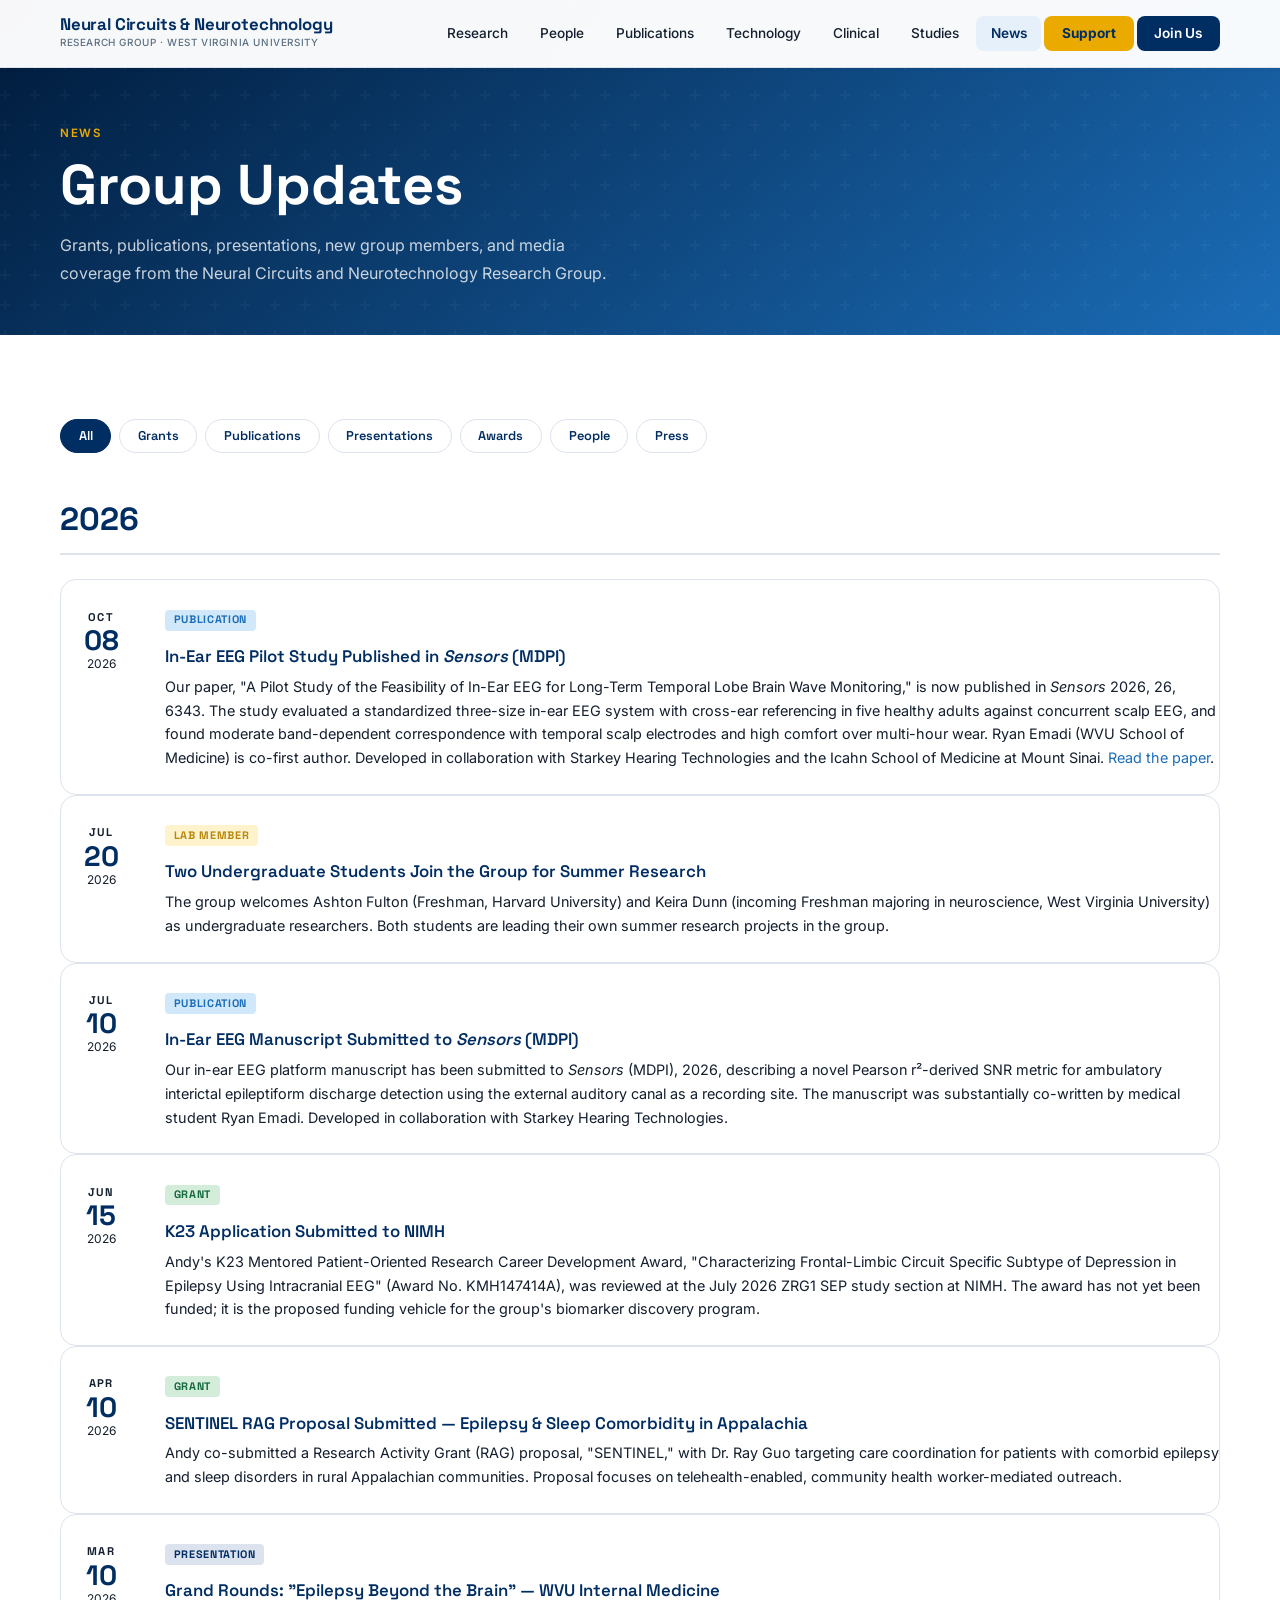
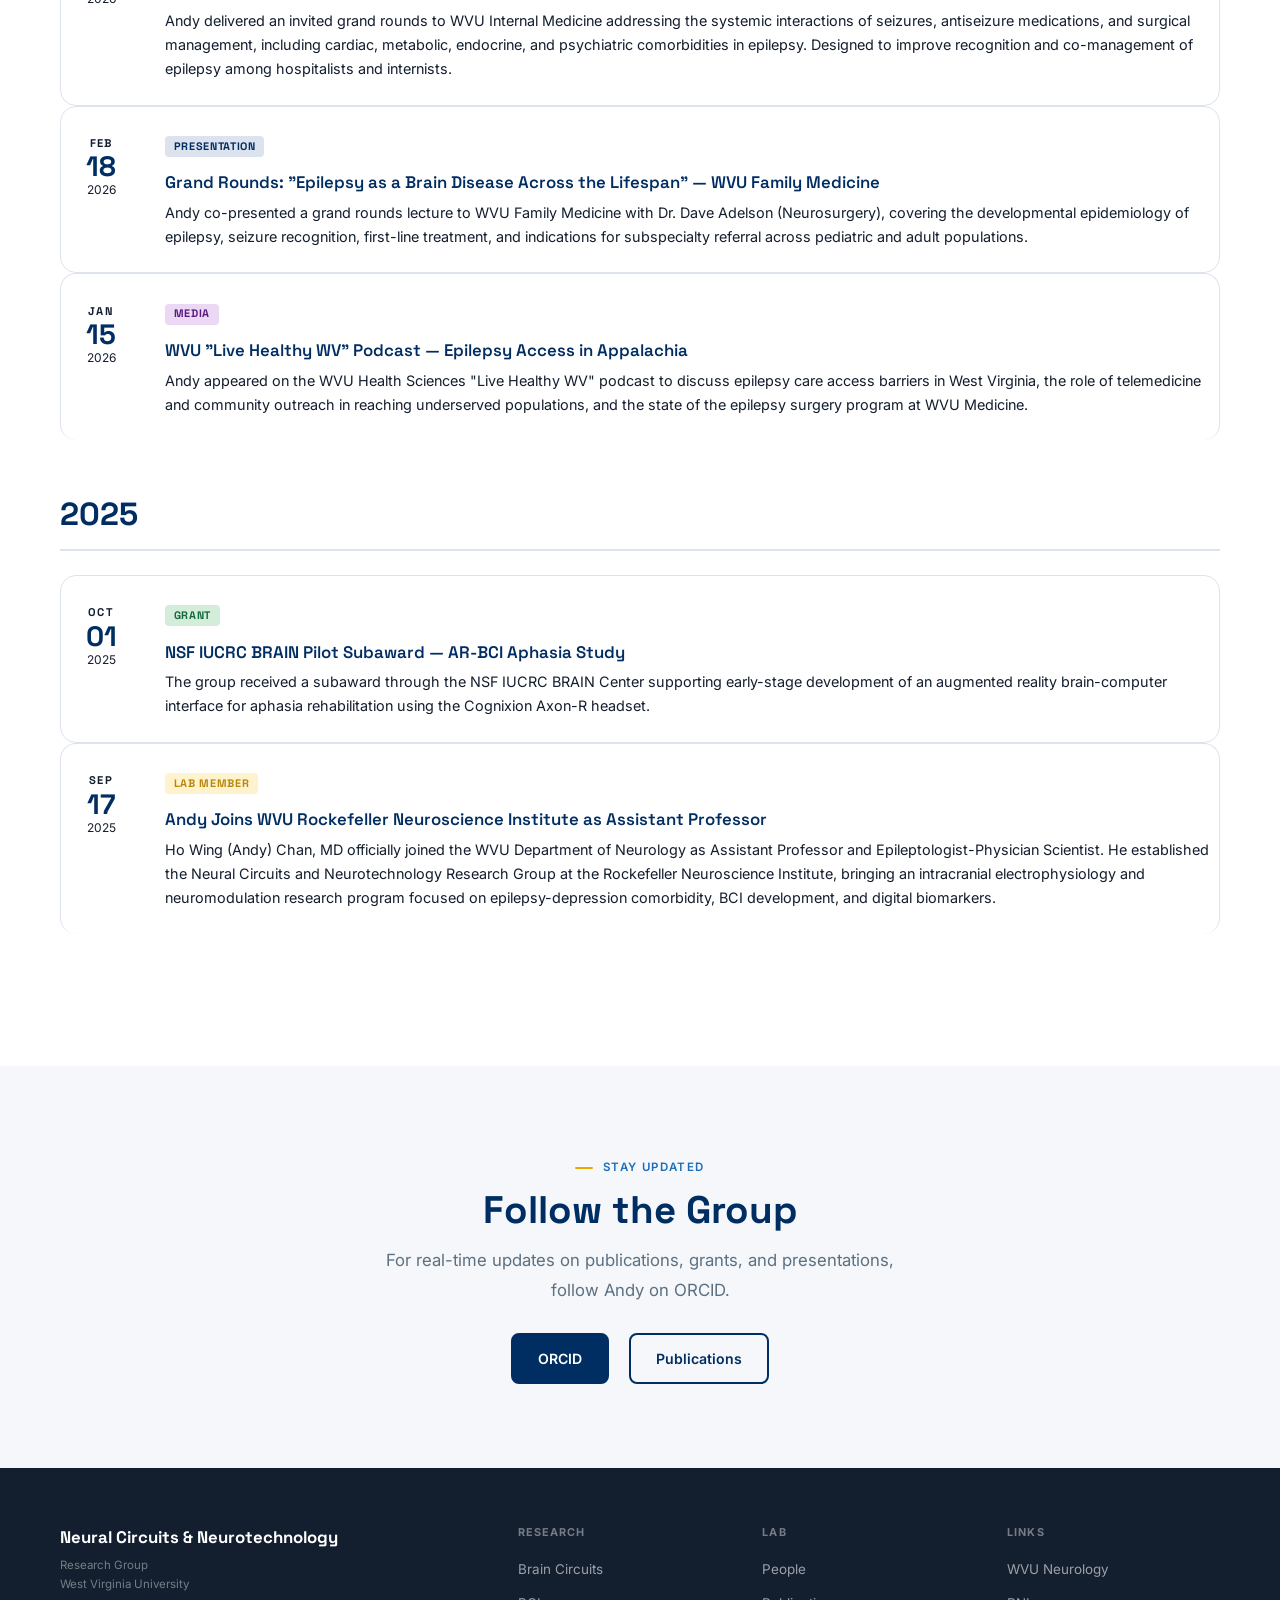
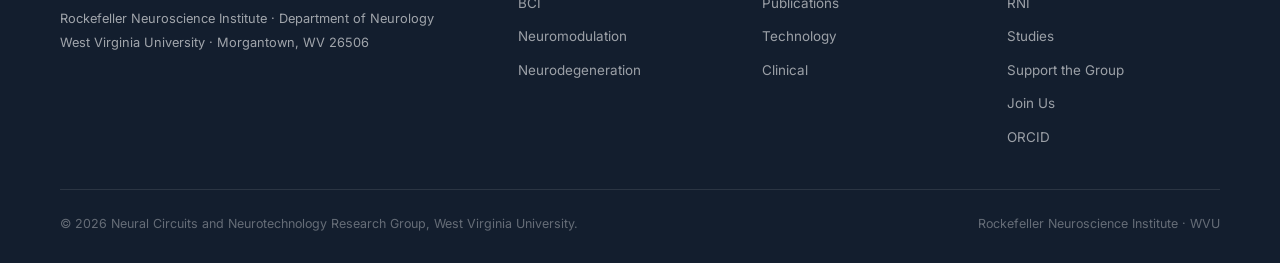
<file: news.html>
<!DOCTYPE html>
<html lang="en">
<head>
  <meta charset="UTF-8">
  <meta name="viewport" content="width=device-width, initial-scale=1.0">
  <title>News | Neural Circuits &amp; Neurotechnology | WVU</title>
  <meta name="description" content="News from the Neural Circuits and Neurotechnology Research Group: grant awards, publications, presentations, new group members, and media coverage.">
  <link rel="preconnect" href="https://fonts.googleapis.com">
  <link rel="preconnect" href="https://fonts.gstatic.com" crossorigin>
  <link href="https://fonts.googleapis.com/css2?family=Space+Grotesk:wght@400;500;600;700&family=Inter:ital,wght@0,400;0,500;0,600;1,400&display=swap" rel="stylesheet">
  <link rel="stylesheet" href="style.css">
  <style>
    .filter-bar { display:flex; flex-wrap:wrap; gap:.5rem; margin-bottom:2.5rem; }
    .filter-btn {
      padding:.45rem 1.1rem; border-radius:999px; border:1.5px solid var(--divider);
      background:#fff; font-family:var(--font-display); font-size:.8rem; font-weight:600;
      color:var(--navy); cursor:pointer; transition:all .15s;
    }
    .filter-btn:hover { border-color:var(--blue); color:var(--blue); }
    .filter-btn.active { background:var(--navy); border-color:var(--navy); color:#fff; }
    .filter-btn[data-cat="grant"].active   { background:#15693e; border-color:#15693e; }
    .filter-btn[data-cat="paper"].active   { background:#1B6DB8; border-color:#1B6DB8; }
    .filter-btn[data-cat="award"].active   { background:#9b4a0c; border-color:#9b4a0c; }
    .filter-btn[data-cat="press"].active   { background:#5a1a80; border-color:#5a1a80; }
    .filter-btn[data-cat="event"].active   { background:#002D62; border-color:#002D62; }
    .filter-btn[data-cat="people"].active  { background:#b8860b; border-color:#b8860b; }

    .year-group { margin-bottom:3rem; }
    .year-divider {
      font-family:var(--font-display); font-size:2rem; font-weight:700; color:var(--navy);
      border-bottom:2px solid var(--divider); padding-bottom:.5rem; margin-bottom:1.5rem;
    }

    .news-item {
      display:grid; grid-template-columns:80px 1fr; gap:1.5rem;
      padding:1.5rem 0; border-bottom:1px solid var(--divider);
    }
    .news-item:last-child { border-bottom:none; }
    .news-date { text-align:center; flex-shrink:0; }
    .news-month {
      font-family:var(--font-display); font-size:.7rem; font-weight:700;
      letter-spacing:.1em; text-transform:uppercase; color:var(--blue);
    }
    .news-day { font-family:var(--font-display); font-size:1.75rem; font-weight:700; color:var(--navy); line-height:1; }
    .news-year { font-size:.75rem; color:var(--muted); }
    .news-body { min-width:0; }
    .news-title {
      font-family:var(--font-display); font-size:1.05rem; font-weight:600;
      color:var(--navy); margin:.4rem 0 .45rem; line-height:1.35;
    }
    .news-desc { font-size:.9rem; color:var(--ink); line-height:1.65; }

    .nbadge {
      display:inline-block; padding:.18rem .55rem; border-radius:4px;
      font-family:var(--font-display); font-size:.68rem; font-weight:700;
      letter-spacing:.06em; text-transform:uppercase; line-height:1.4;
    }
    .nb-grant   { background:#d4edda; color:#15693e; }
    .nb-paper   { background:#d0e8f9; color:#1B6DB8; }
    .nb-award   { background:#fde8d8; color:#9b4a0c; }
    .nb-press   { background:#ead8f5; color:#5a1a80; }
    .nb-event   { background:#dce3ef; color:#002D62; }
    .nb-people  { background:#fef3cd; color:#b8860b; }

    .news-item[data-hidden] { display:none !important; }
    .year-group.empty { display:none; }
  </style>
</head>
<body>

<nav class="nav" role="navigation">
  <div class="nav-inner">
    <a href="index.html" class="nav-brand">
      <span class="nav-brand-name">Neural Circuits &amp; Neurotechnology</span>
      <span class="nav-brand-sub">Research Group · West Virginia University</span>
    </a>
    <ul class="nav-links" id="nav-links" role="list">
      <li><a href="research.html">Research</a></li>
      <li><a href="people.html">People</a></li>
      <li><a href="publications.html">Publications</a></li>
      <li><a href="technology.html">Technology</a></li>
      <li><a href="clinical.html">Clinical</a></li>
      <li><a href="studies.html">Studies</a></li>
      <li><a href="news.html">News</a></li>
      <li><a href="support.html" class="nav-support">Support</a></li>
      <li><a href="join.html" class="nav-join">Join Us</a></li>
    </ul>
    <button class="nav-toggle" id="nav-toggle" aria-label="Open menu" aria-expanded="false">
      <svg width="20" height="20" viewBox="0 0 24 24" fill="none" stroke="currentColor" stroke-width="2.2" stroke-linecap="round"><line x1="3" y1="12" x2="21" y2="12"/><line x1="3" y1="6" x2="21" y2="6"/><line x1="3" y1="18" x2="21" y2="18"/></svg>
    </button>
  </div>
</nav>

<header class="page-hero">
  <div class="wrap">
    <div class="page-hero-label">News</div>
    <h1 class="page-hero-title">Group Updates</h1>
    <p class="page-hero-desc">
      Grants, publications, presentations, new group members, and media coverage from the Neural Circuits and Neurotechnology Research Group.
    </p>
  </div>
</header>

<section class="section">
  <div class="wrap">

    <div class="filter-bar" role="group" aria-label="Filter news by category">
      <button class="filter-btn active" data-cat="all">All</button>
      <button class="filter-btn" data-cat="grant">Grants</button>
      <button class="filter-btn" data-cat="paper">Publications</button>
      <button class="filter-btn" data-cat="event">Presentations</button>
      <button class="filter-btn" data-cat="award">Awards</button>
      <button class="filter-btn" data-cat="people">People</button>
      <button class="filter-btn" data-cat="press">Press</button>
    </div>

    <!-- ── 2026 ── -->
    <div class="year-group" id="year-2026">
      <div class="year-divider">2026</div>

      <div class="news-item" data-cat="paper">
        <div class="news-date">
          <div class="news-month">Oct</div>
          <div class="news-day">08</div>
          <div class="news-year">2026</div>
        </div>
        <div class="news-body">
          <div><span class="nbadge nb-paper">Publication</span></div>
          <div class="news-title">In-Ear EEG Pilot Study Published in <em>Sensors</em> (MDPI)</div>
          <div class="news-desc">Our paper, "A Pilot Study of the Feasibility of In-Ear EEG for Long-Term Temporal Lobe Brain Wave Monitoring," is now published in <em>Sensors</em> 2026, 26, 6343. The study evaluated a standardized three-size in-ear EEG system with cross-ear referencing in five healthy adults against concurrent scalp EEG, and found moderate band-dependent correspondence with temporal scalp electrodes and high comfort over multi-hour wear. Ryan Emadi (WVU School of Medicine) is co-first author. Developed in collaboration with Starkey Hearing Technologies and the Icahn School of Medicine at Mount Sinai. <a href="https://doi.org/10.3390/s26196343" target="_blank" rel="noopener">Read the paper</a>.</div>
        </div>
      </div>

      <div class="news-item" data-cat="people">
        <div class="news-date">
          <div class="news-month">Jul</div>
          <div class="news-day">20</div>
          <div class="news-year">2026</div>
        </div>
        <div class="news-body">
          <div><span class="nbadge nb-people">Lab Member</span></div>
          <div class="news-title">Two Undergraduate Students Join the Group for Summer Research</div>
          <div class="news-desc">The group welcomes Ashton Fulton (Freshman, Harvard University) and Keira Dunn (incoming Freshman majoring in neuroscience, West Virginia University) as undergraduate researchers. Both students are leading their own summer research projects in the group.</div>
        </div>
      </div>

      <div class="news-item" data-cat="paper">
        <div class="news-date">
          <div class="news-month">Jul</div>
          <div class="news-day">10</div>
          <div class="news-year">2026</div>
        </div>
        <div class="news-body">
          <div><span class="nbadge nb-paper">Publication</span></div>
          <div class="news-title">In-Ear EEG Manuscript Submitted to <em>Sensors</em> (MDPI)</div>
          <div class="news-desc">Our in-ear EEG platform manuscript has been submitted to <em>Sensors</em> (MDPI), 2026, describing a novel Pearson r²-derived SNR metric for ambulatory interictal epileptiform discharge detection using the external auditory canal as a recording site. The manuscript was substantially co-written by medical student Ryan Emadi. Developed in collaboration with Starkey Hearing Technologies.</div>
        </div>
      </div>

      <div class="news-item" data-cat="grant">
        <div class="news-date">
          <div class="news-month">Jun</div>
          <div class="news-day">15</div>
          <div class="news-year">2026</div>
        </div>
        <div class="news-body">
          <div><span class="nbadge nb-grant">Grant</span></div>
          <div class="news-title">K23 Application Submitted to NIMH</div>
          <div class="news-desc">Andy's K23 Mentored Patient-Oriented Research Career Development Award, "Characterizing Frontal-Limbic Circuit Specific Subtype of Depression in Epilepsy Using Intracranial EEG" (Award No. KMH147414A), was reviewed at the July 2026 ZRG1 SEP study section at NIMH. The award has not yet been funded; it is the proposed funding vehicle for the group's biomarker discovery program.</div>
        </div>
      </div>

      <div class="news-item" data-cat="grant">
        <div class="news-date">
          <div class="news-month">Apr</div>
          <div class="news-day">10</div>
          <div class="news-year">2026</div>
        </div>
        <div class="news-body">
          <div><span class="nbadge nb-grant">Grant</span></div>
          <div class="news-title">SENTINEL RAG Proposal Submitted — Epilepsy &amp; Sleep Comorbidity in Appalachia</div>
          <div class="news-desc">Andy co-submitted a Research Activity Grant (RAG) proposal, "SENTINEL," with Dr. Ray Guo targeting care coordination for patients with comorbid epilepsy and sleep disorders in rural Appalachian communities. Proposal focuses on telehealth-enabled, community health worker-mediated outreach.</div>
        </div>
      </div>

      <div class="news-item" data-cat="event">
        <div class="news-date">
          <div class="news-month">Mar</div>
          <div class="news-day">10</div>
          <div class="news-year">2026</div>
        </div>
        <div class="news-body">
          <div><span class="nbadge nb-event">Presentation</span></div>
          <div class="news-title">Grand Rounds: "Epilepsy Beyond the Brain" — WVU Internal Medicine</div>
          <div class="news-desc">Andy delivered an invited grand rounds to WVU Internal Medicine addressing the systemic interactions of seizures, antiseizure medications, and surgical management, including cardiac, metabolic, endocrine, and psychiatric comorbidities in epilepsy. Designed to improve recognition and co-management of epilepsy among hospitalists and internists.</div>
        </div>
      </div>

      <div class="news-item" data-cat="event">
        <div class="news-date">
          <div class="news-month">Feb</div>
          <div class="news-day">18</div>
          <div class="news-year">2026</div>
        </div>
        <div class="news-body">
          <div><span class="nbadge nb-event">Presentation</span></div>
          <div class="news-title">Grand Rounds: "Epilepsy as a Brain Disease Across the Lifespan" — WVU Family Medicine</div>
          <div class="news-desc">Andy co-presented a grand rounds lecture to WVU Family Medicine with Dr. Dave Adelson (Neurosurgery), covering the developmental epidemiology of epilepsy, seizure recognition, first-line treatment, and indications for subspecialty referral across pediatric and adult populations.</div>
        </div>
      </div>

      <div class="news-item" data-cat="press">
        <div class="news-date">
          <div class="news-month">Jan</div>
          <div class="news-day">15</div>
          <div class="news-year">2026</div>
        </div>
        <div class="news-body">
          <div><span class="nbadge nb-press">Media</span></div>
          <div class="news-title">WVU "Live Healthy WV" Podcast — Epilepsy Access in Appalachia</div>
          <div class="news-desc">Andy appeared on the WVU Health Sciences "Live Healthy WV" podcast to discuss epilepsy care access barriers in West Virginia, the role of telemedicine and community outreach in reaching underserved populations, and the state of the epilepsy surgery program at WVU Medicine.</div>
        </div>
      </div>

    </div><!-- /year-2026 -->

    <!-- ── 2025 ── -->
    <div class="year-group" id="year-2025">
      <div class="year-divider">2025</div>

      <div class="news-item" data-cat="grant">
        <div class="news-date">
          <div class="news-month">Oct</div>
          <div class="news-day">01</div>
          <div class="news-year">2025</div>
        </div>
        <div class="news-body">
          <div><span class="nbadge nb-grant">Grant</span></div>
          <div class="news-title">NSF IUCRC BRAIN Pilot Subaward — AR-BCI Aphasia Study</div>
          <div class="news-desc">The group received a subaward through the NSF IUCRC BRAIN Center supporting early-stage development of an augmented reality brain-computer interface for aphasia rehabilitation using the Cognixion Axon-R headset.</div>
        </div>
      </div>

      <div class="news-item" data-cat="people">
        <div class="news-date">
          <div class="news-month">Sep</div>
          <div class="news-day">17</div>
          <div class="news-year">2025</div>
        </div>
        <div class="news-body">
          <div><span class="nbadge nb-people">Lab Member</span></div>
          <div class="news-title">Andy Joins WVU Rockefeller Neuroscience Institute as Assistant Professor</div>
          <div class="news-desc">Ho Wing (Andy) Chan, MD officially joined the WVU Department of Neurology as Assistant Professor and Epileptologist-Physician Scientist. He established the Neural Circuits and Neurotechnology Research Group at the Rockefeller Neuroscience Institute, bringing an intracranial electrophysiology and neuromodulation research program focused on epilepsy-depression comorbidity, BCI development, and digital biomarkers.</div>
        </div>
      </div>

    </div><!-- /year-2025 -->

  </div>
</section>

<!-- ── Subscribe CTA ─────────────────────────────────────────── -->
<section class="section alt">
  <div class="wrap center">
    <div class="eyebrow">Stay Updated</div>
    <h2 class="section-title">Follow the Group</h2>
    <p class="section-lead" style="max-width:520px;margin:0 auto 1.75rem;">
      For real-time updates on publications, grants, and presentations, follow Andy on ORCID.
    </p>
    <a href="https://orcid.org/0009-0002-5055-9470" target="_blank" rel="noopener" class="btn btn-navy">ORCID</a>
    <a href="publications.html" class="btn btn-border" style="margin-left:1rem;">Publications</a>
  </div>
</section>

<footer class="footer">
  <div class="wrap">
    <div class="footer-grid">
      <div><div class="footer-brand-name">Neural Circuits &amp; Neurotechnology</div><div class="footer-brand-sub">Research Group<br>West Virginia University</div><div class="footer-addr">Rockefeller Neuroscience Institute · Department of Neurology<br>West Virginia University · Morgantown, WV 26506</div></div>
      <div><div class="footer-col-head">Research</div><ul class="footer-links"><li><a href="research.html#circuits">Brain Circuits</a></li><li><a href="research.html#bci">BCI</a></li><li><a href="research.html#neuromod">Neuromodulation</a></li><li><a href="research.html#neurodegeneration">Neurodegeneration</a></li></ul></div>
      <div><div class="footer-col-head">Lab</div><ul class="footer-links"><li><a href="people.html">People</a></li><li><a href="publications.html">Publications</a></li><li><a href="technology.html">Technology</a></li><li><a href="clinical.html">Clinical</a></li></ul></div>
      <div><div class="footer-col-head">Links</div><ul class="footer-links"><li><a href="https://medicine.wvu.edu/neurology/" target="_blank" rel="noopener">WVU Neurology</a></li><li><a href="https://rockefellerneuroscience.org/" target="_blank" rel="noopener">RNI</a></li><li><a href="studies.html">Studies</a></li><li><a href="support.html">Support the Group</a></li><li><a href="join.html">Join Us</a></li><li><a href="https://orcid.org/0009-0002-5055-9470" target="_blank" rel="noopener">ORCID</a></li></ul></div>
    </div>
    <div class="footer-bottom">
      <div class="footer-copy">© 2026 Neural Circuits and Neurotechnology Research Group, West Virginia University.</div>
      <div class="footer-rni">Rockefeller Neuroscience Institute · WVU</div>
    </div>
  </div>
</footer>

<script src="nav.js"></script>

<script>
(function(){
  const btns = document.querySelectorAll('.filter-btn');
  const items = document.querySelectorAll('.news-item');
  const groups = document.querySelectorAll('.year-group');
  function filter(cat){
    btns.forEach(b => b.classList.toggle('active', b.dataset.cat === cat));
    items.forEach(item => {
      if(cat === 'all' || item.dataset.cat === cat){ item.removeAttribute('data-hidden'); }
      else { item.setAttribute('data-hidden',''); }
    });
    groups.forEach(g => {
      const visible = g.querySelectorAll('.news-item:not([data-hidden])').length;
      g.classList.toggle('empty', visible === 0);
    });
  }
  btns.forEach(btn => btn.addEventListener('click', () => filter(btn.dataset.cat)));
})();
</script>

</body>
</html>
</file>
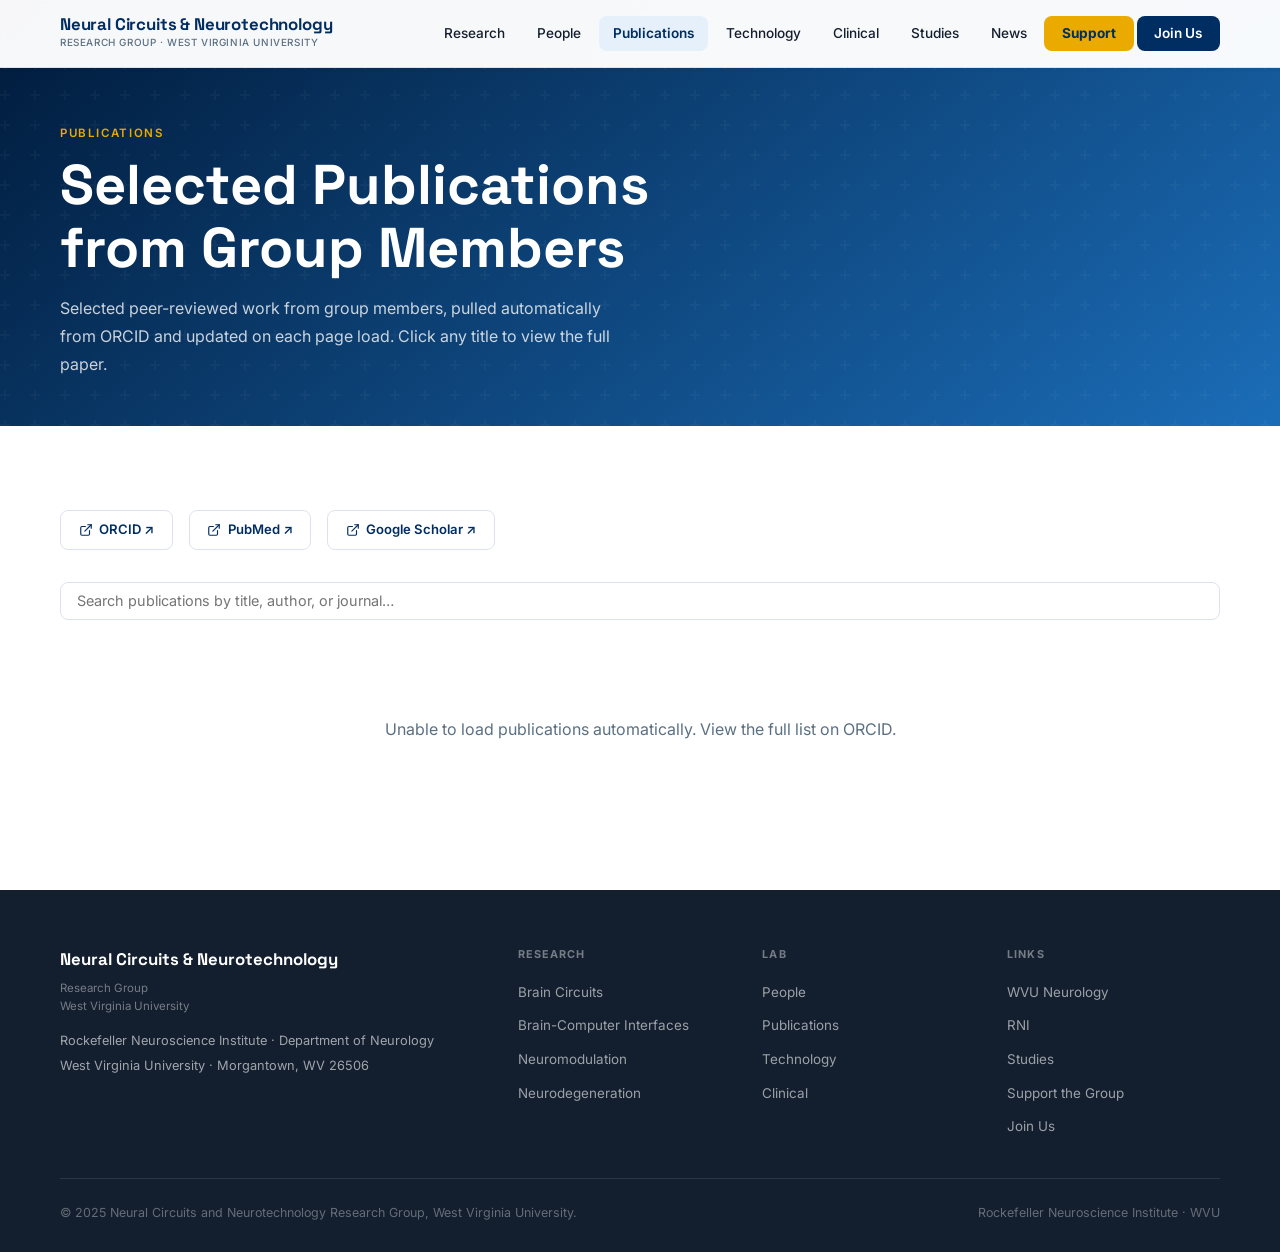
<file: publications.html>
<!DOCTYPE html>
<html lang="en">
<head>
  <meta charset="UTF-8">
  <meta name="viewport" content="width=device-width, initial-scale=1.0">
  <title>Publications | Neural Circuits &amp; Neurotechnology | WVU</title>
  <meta name="description" content="Selected publications from members of the Neural Circuits and Neurotechnology Research Group, WVU — automatically updated from ORCID.">
  <link rel="preconnect" href="https://fonts.googleapis.com">
  <link rel="preconnect" href="https://fonts.gstatic.com" crossorigin>
  <link href="https://fonts.googleapis.com/css2?family=Space+Grotesk:wght@400;500;600;700&family=Inter:ital,wght@0,400;0,500;0,600;1,400&display=swap" rel="stylesheet">
  <link rel="stylesheet" href="style.css">
  <style>
    .pub-doi {
      display: inline-flex;
      align-items: center;
      font-size: .72rem;
      font-weight: 600;
      color: var(--circuit);
      text-decoration: none;
      margin-left: .5rem;
      padding: .1rem .45rem;
      background: var(--circuit-pale);
      border-radius: 3px;
      transition: all var(--ease);
    }
    .pub-doi:hover { background: var(--circuit); color: var(--white); }
    .pub-scholar-link {
      display: inline-flex;
      align-items: center;
      gap: .4rem;
      padding: .5rem 1.1rem;
      background: var(--white);
      border: 1.5px solid var(--divider);
      border-radius: var(--r);
      font-size: .82rem;
      font-weight: 600;
      color: var(--navy);
      text-decoration: none;
      transition: all var(--ease);
    }
    .pub-scholar-link:hover {
      border-color: var(--navy);
      background: var(--navy);
      color: var(--white);
    }
  </style>
</head>
<body>

<nav class="nav" role="navigation">
  <div class="nav-inner">
    <a href="index.html" class="nav-brand">
      <span class="nav-brand-name">Neural Circuits &amp; Neurotechnology</span>
      <span class="nav-brand-sub">Research Group · West Virginia University</span>
    </a>
    <ul class="nav-links" id="nav-links" role="list">
      <li><a href="research.html">Research</a></li>
      <li><a href="people.html">People</a></li>
      <li><a href="publications.html">Publications</a></li>
      <li><a href="technology.html">Technology</a></li>
      <li><a href="clinical.html">Clinical</a></li>
      <li><a href="studies.html">Studies</a></li>
      <li><a href="news.html">News</a></li>
      <li><a href="support.html" class="nav-support">Support</a></li>
      <li><a href="join.html" class="nav-join">Join Us</a></li>
    </ul>
    <button class="nav-toggle" id="nav-toggle" aria-label="Open menu" aria-expanded="false">
      <svg width="20" height="20" viewBox="0 0 24 24" fill="none" stroke="currentColor" stroke-width="2.2" stroke-linecap="round"><line x1="3" y1="12" x2="21" y2="12"/><line x1="3" y1="6" x2="21" y2="6"/><line x1="3" y1="18" x2="21" y2="18"/></svg>
    </button>
  </div>
</nav>

<header class="page-hero">
  <div class="wrap">
    <div class="page-hero-label">Publications</div>
    <h1 class="page-hero-title">Selected Publications<br>from Group Members</h1>
    <p class="page-hero-desc">
      Selected peer-reviewed work from group members, pulled automatically from ORCID and updated on each page load. Click any title to view the full paper.
    </p>
  </div>
</header>

<section class="section">
  <div class="wrap">
    <!-- External links row -->
    <div style="display:flex;gap:1rem;flex-wrap:wrap;margin-bottom:2rem;">
      <a href="https://orcid.org/0009-0002-5055-9470" target="_blank" rel="noopener" class="pub-scholar-link">
        <svg width="14" height="14" viewBox="0 0 24 24" fill="none" stroke="currentColor" stroke-width="2" stroke-linecap="round"><path d="M18 13v6a2 2 0 0 1-2 2H5a2 2 0 0 1-2-2V8a2 2 0 0 1 2-2h6"/><polyline points="15 3 21 3 21 9"/><line x1="10" y1="14" x2="21" y2="3"/></svg>
        ORCID ↗
      </a>
      <a href="https://pubmed.ncbi.nlm.nih.gov/?term=Chan+HW+epilepsy&sort=date" target="_blank" rel="noopener" class="pub-scholar-link">
        <svg width="14" height="14" viewBox="0 0 24 24" fill="none" stroke="currentColor" stroke-width="2" stroke-linecap="round"><path d="M18 13v6a2 2 0 0 1-2 2H5a2 2 0 0 1-2-2V8a2 2 0 0 1 2-2h6"/><polyline points="15 3 21 3 21 9"/><line x1="10" y1="14" x2="21" y2="3"/></svg>
        PubMed ↗
      </a>
      <a href="https://scholar.google.com/scholar?q=Ho+Wing+Chan+epilepsy" target="_blank" rel="noopener" class="pub-scholar-link">
        <svg width="14" height="14" viewBox="0 0 24 24" fill="none" stroke="currentColor" stroke-width="2" stroke-linecap="round"><path d="M18 13v6a2 2 0 0 1-2 2H5a2 2 0 0 1-2-2V8a2 2 0 0 1 2-2h6"/><polyline points="15 3 21 3 21 9"/><line x1="10" y1="14" x2="21" y2="3"/></svg>
        Google Scholar ↗
      </a>
    </div>

    <!-- Search input -->
    <div class="pub-controls">
      <input type="search" id="pub-search" class="pub-search" placeholder="Search publications by title, author, or journal…" aria-label="Search publications">
    </div>

    <!-- Auto-update notice (hidden until pubs load) -->
    <div id="pubs-notice" class="pub-notice" style="display:none;">
      ℹ Publications are pulled live from ORCID on each visit. To add or edit papers, update your ORCID record at orcid.org.
    </div>

    <!-- Loading spinner -->
    <div id="pubs-loading" class="pub-loading">
      Loading publications from ORCID…
      <div class="spinner"></div>
    </div>

    <!-- Publications render target -->
    <div id="pubs-container"></div>

  </div>
</section>

<footer class="footer">
  <div class="wrap">
    <div class="footer-grid">
      <div><div class="footer-brand-name">Neural Circuits &amp; Neurotechnology</div><div class="footer-brand-sub">Research Group<br>West Virginia University</div><div class="footer-addr">Rockefeller Neuroscience Institute · Department of Neurology<br>West Virginia University · Morgantown, WV 26506</div></div>
      <div><div class="footer-col-head">Research</div><ul class="footer-links"><li><a href="research.html#circuits">Brain Circuits</a></li><li><a href="research.html#bci">Brain-Computer Interfaces</a></li><li><a href="research.html#neuromod">Neuromodulation</a></li><li><a href="research.html#neurodegeneration">Neurodegeneration</a></li></ul></div>
      <div><div class="footer-col-head">Lab</div><ul class="footer-links"><li><a href="people.html">People</a></li><li><a href="publications.html">Publications</a></li><li><a href="technology.html">Technology</a></li><li><a href="clinical.html">Clinical</a></li></ul></div>
      <div><div class="footer-col-head">Links</div><ul class="footer-links"><li><a href="https://medicine.wvu.edu/neurology/" target="_blank" rel="noopener">WVU Neurology</a></li><li><a href="https://rockefellerneuroscience.org/" target="_blank" rel="noopener">RNI</a></li><li><a href="studies.html">Studies</a></li><li><a href="support.html">Support the Group</a></li><li><a href="join.html">Join Us</a></li></ul></div>
    </div>
    <div class="footer-bottom">
      <div class="footer-copy">© 2025 Neural Circuits and Neurotechnology Research Group, West Virginia University.</div>
      <div class="footer-rni">Rockefeller Neuroscience Institute · WVU</div>
    </div>
  </div>
</footer>

<script src="nav.js"></script>
<script src="publications.js"></script>
</body>
</html>
</file>
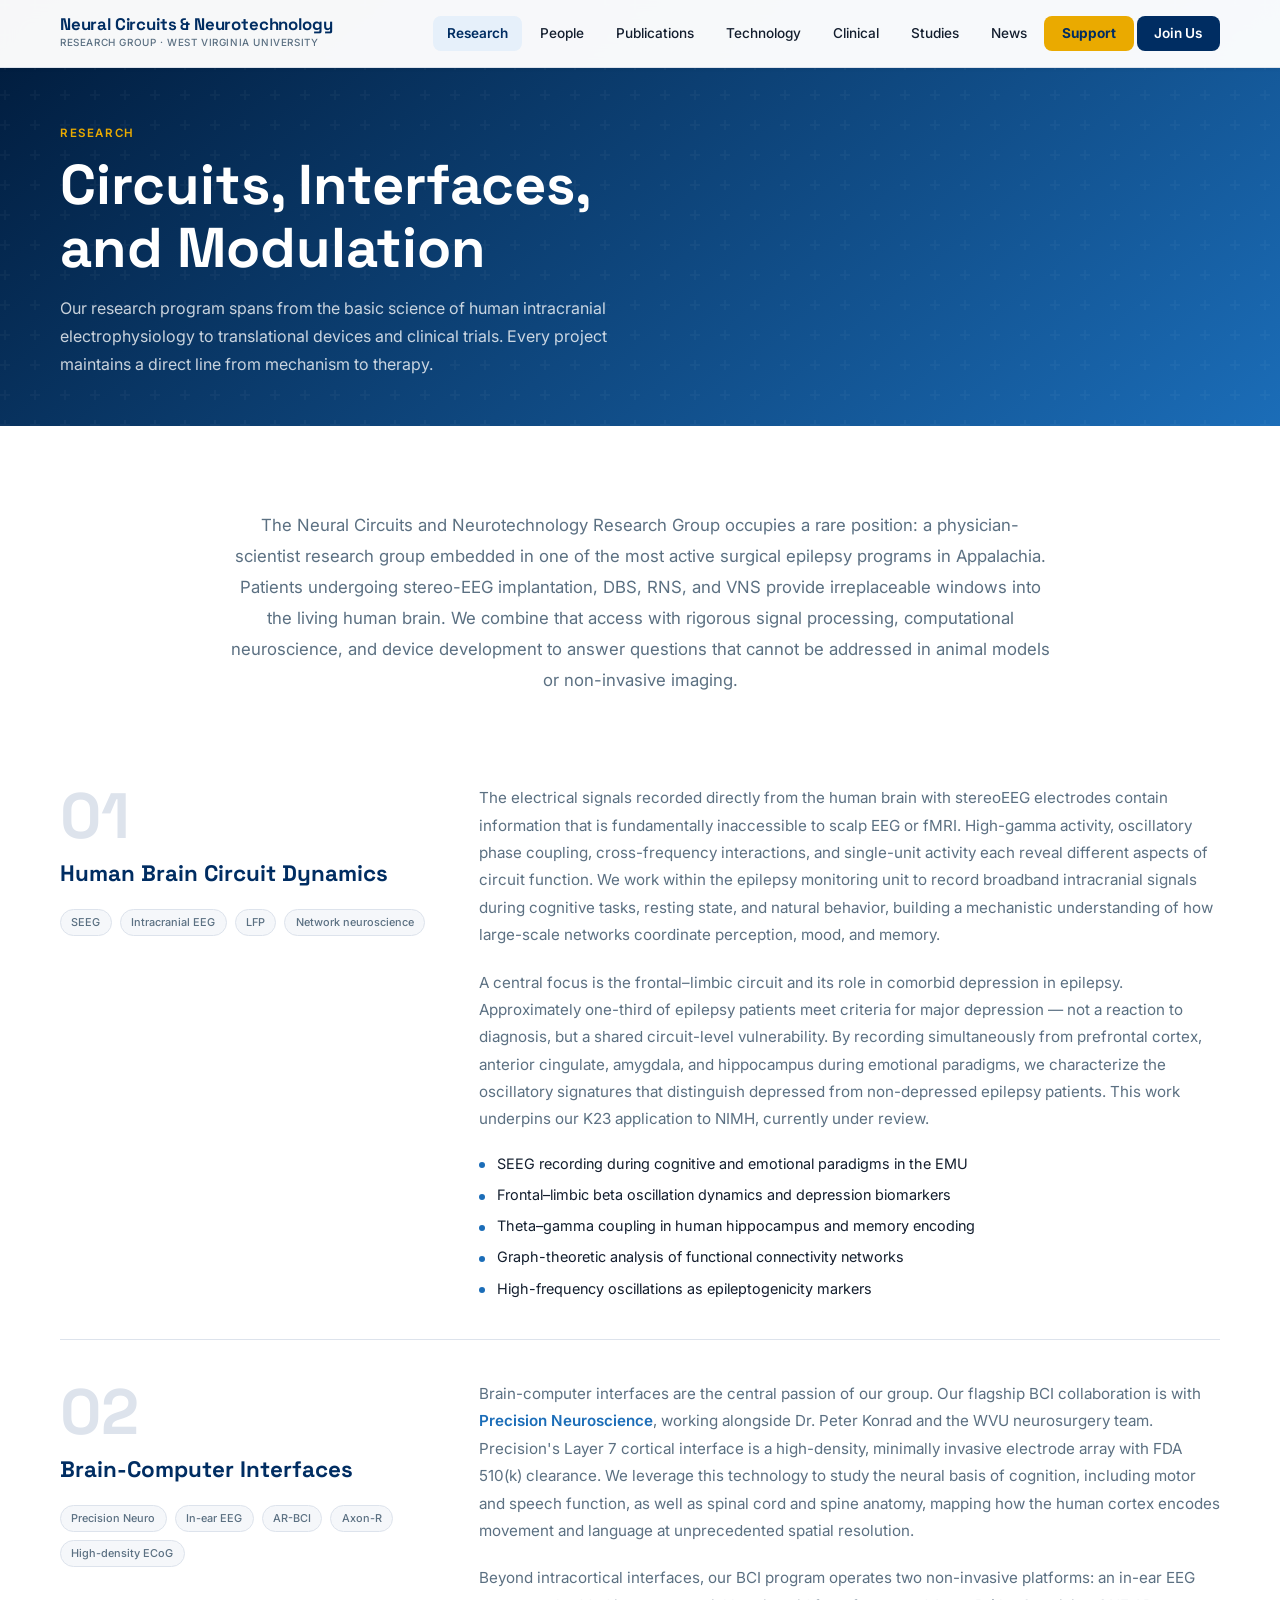
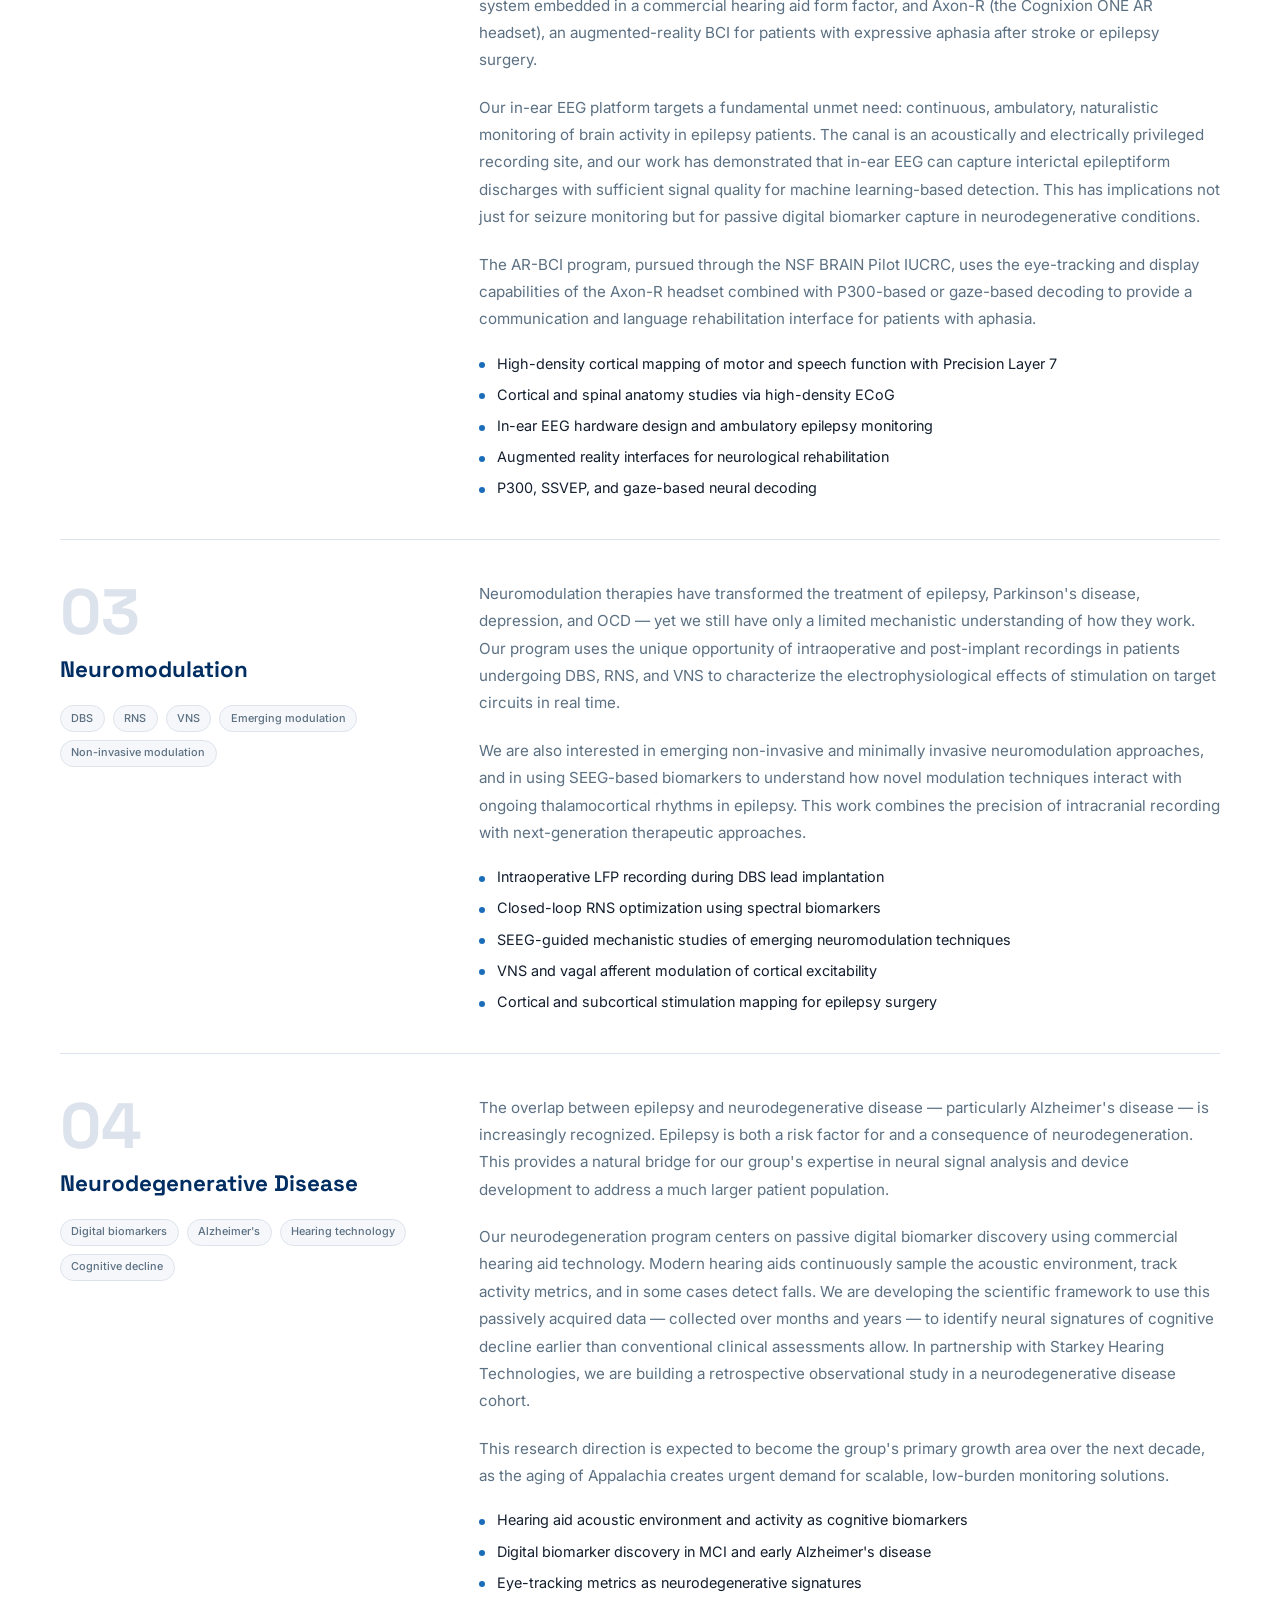
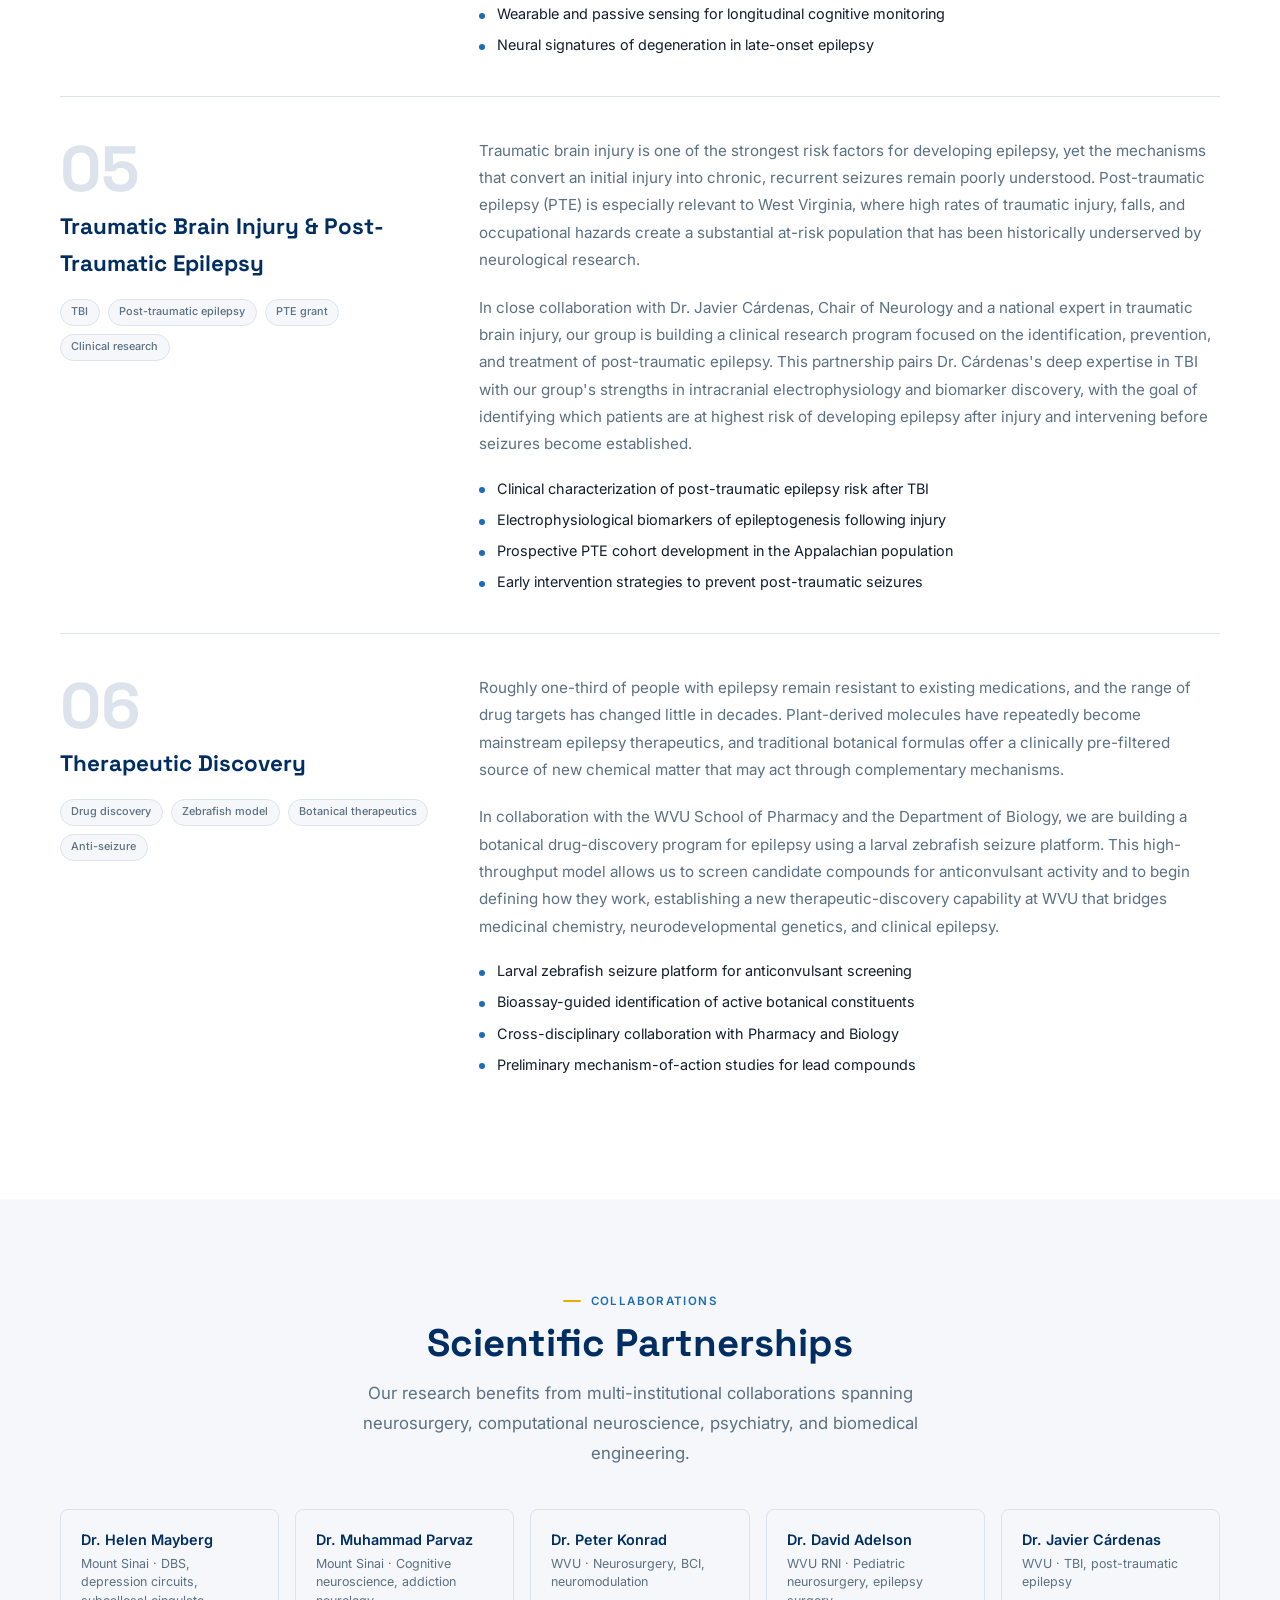
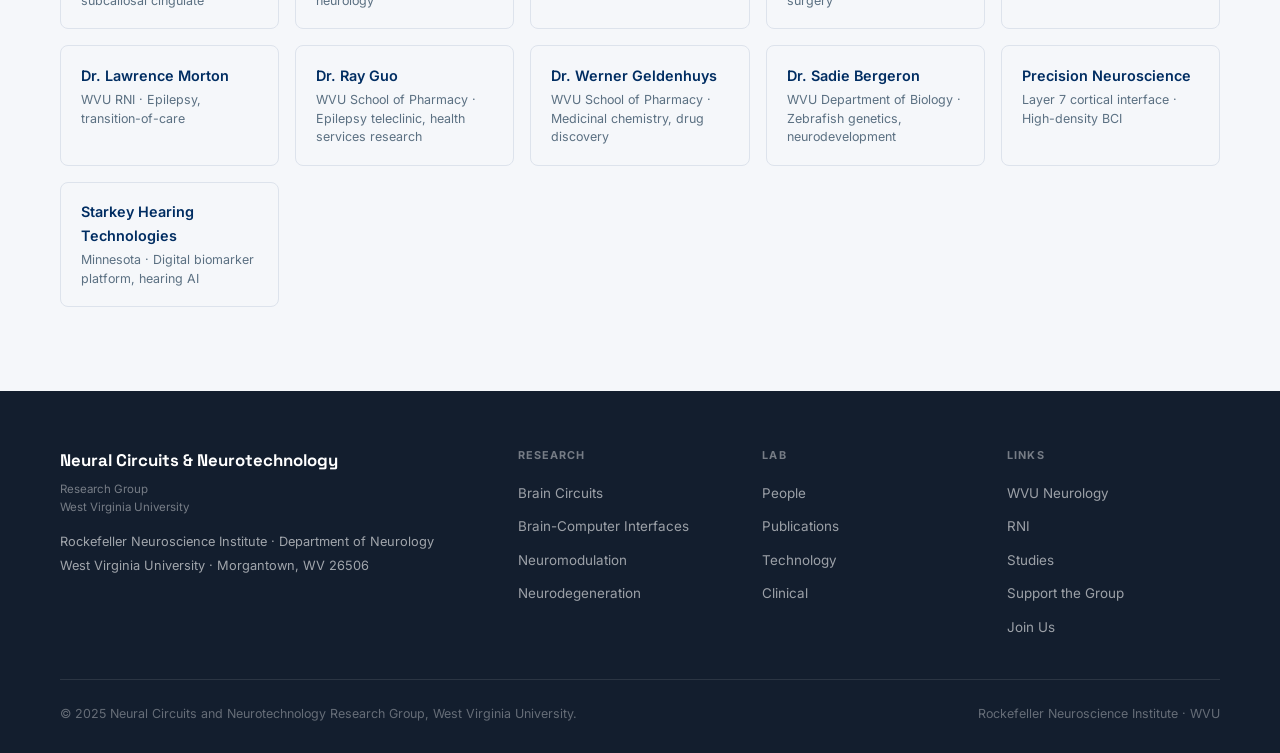
<file: research.html>
<!DOCTYPE html>
<html lang="en">
<head>
  <meta charset="UTF-8">
  <meta name="viewport" content="width=device-width, initial-scale=1.0">
  <title>Research | Neural Circuits &amp; Neurotechnology | WVU</title>
  <meta name="description" content="Research at the Neural Circuits and Neurotechnology Research Group: human brain circuits, brain-computer interfaces, neuromodulation, and neurodegenerative disease.">
  <link rel="preconnect" href="https://fonts.googleapis.com">
  <link rel="preconnect" href="https://fonts.gstatic.com" crossorigin>
  <link href="https://fonts.googleapis.com/css2?family=Space+Grotesk:wght@400;500;600;700&family=Inter:ital,wght@0,400;0,500;0,600;1,400&display=swap" rel="stylesheet">
  <link rel="stylesheet" href="style.css">
</head>
<body>

<nav class="nav" role="navigation">
  <div class="nav-inner">
    <a href="index.html" class="nav-brand">
      <span class="nav-brand-name">Neural Circuits &amp; Neurotechnology</span>
      <span class="nav-brand-sub">Research Group · West Virginia University</span>
    </a>
    <ul class="nav-links" id="nav-links" role="list">
      <li><a href="research.html">Research</a></li>
      <li><a href="people.html">People</a></li>
      <li><a href="publications.html">Publications</a></li>
      <li><a href="technology.html">Technology</a></li>
      <li><a href="clinical.html">Clinical</a></li>
      <li><a href="studies.html">Studies</a></li>
      <li><a href="news.html">News</a></li>
      <li><a href="support.html" class="nav-support">Support</a></li>
      <li><a href="join.html" class="nav-join">Join Us</a></li>
    </ul>
    <button class="nav-toggle" id="nav-toggle" aria-label="Open menu" aria-expanded="false">
      <svg width="20" height="20" viewBox="0 0 24 24" fill="none" stroke="currentColor" stroke-width="2.2" stroke-linecap="round"><line x1="3" y1="12" x2="21" y2="12"/><line x1="3" y1="6" x2="21" y2="6"/><line x1="3" y1="18" x2="21" y2="18"/></svg>
    </button>
  </div>
</nav>

<header class="page-hero">
  <div class="wrap">
    <div class="page-hero-label">Research</div>
    <h1 class="page-hero-title">Circuits, Interfaces,<br>and Modulation</h1>
    <p class="page-hero-desc">
      Our research program spans from the basic science of human intracranial electrophysiology to translational devices and clinical trials. Every project maintains a direct line from mechanism to therapy.
    </p>
  </div>
</header>

<!-- ── Overview ─────────────────────────────────────────────── -->
<section class="section">
  <div class="wrap">
    <p style="font-size:1.05rem;color:var(--steel);line-height:1.85;max-width:820px;margin:0 auto 3rem;text-align:center;">
      The Neural Circuits and Neurotechnology Research Group occupies a rare position: a physician-scientist research group embedded in one of the most active surgical epilepsy programs in Appalachia. Patients undergoing stereo-EEG implantation, DBS, RNS, and VNS provide irreplaceable windows into the living human brain. We combine that access with rigorous signal processing, computational neuroscience, and device development to answer questions that cannot be addressed in animal models or non-invasive imaging.
    </p>

    <!-- ── Theme 1: Brain Circuit Dynamics ─── -->
    <div id="circuits" class="theme-block">
      <div>
        <div class="theme-num" aria-hidden="true">01</div>
        <div class="theme-label">Human Brain Circuit Dynamics</div>
        <div style="display:flex;gap:.5rem;flex-wrap:wrap;margin-top:1rem;">
          <span class="tag">SEEG</span>
          <span class="tag">Intracranial EEG</span>
          <span class="tag">LFP</span>
          <span class="tag">Network neuroscience</span>
        </div>
      </div>
      <div>
        <p class="theme-text">
          The electrical signals recorded directly from the human brain with stereoEEG electrodes contain information that is fundamentally inaccessible to scalp EEG or fMRI. High-gamma activity, oscillatory phase coupling, cross-frequency interactions, and single-unit activity each reveal different aspects of circuit function. We work within the epilepsy monitoring unit to record broadband intracranial signals during cognitive tasks, resting state, and natural behavior, building a mechanistic understanding of how large-scale networks coordinate perception, mood, and memory.
        </p>
        <p class="theme-text">
          A central focus is the frontal–limbic circuit and its role in comorbid depression in epilepsy. Approximately one-third of epilepsy patients meet criteria for major depression — not a reaction to diagnosis, but a shared circuit-level vulnerability. By recording simultaneously from prefrontal cortex, anterior cingulate, amygdala, and hippocampus during emotional paradigms, we characterize the oscillatory signatures that distinguish depressed from non-depressed epilepsy patients. This work underpins our K23 application to NIMH, currently under review.
        </p>
        <div class="topic-list">
          <div class="topic-item">SEEG recording during cognitive and emotional paradigms in the EMU</div>
          <div class="topic-item">Frontal–limbic beta oscillation dynamics and depression biomarkers</div>
          <div class="topic-item">Theta–gamma coupling in human hippocampus and memory encoding</div>
          <div class="topic-item">Graph-theoretic analysis of functional connectivity networks</div>
          <div class="topic-item">High-frequency oscillations as epileptogenicity markers</div>
        </div>
      </div>
    </div>

    <!-- ── Theme 2: Brain-Computer Interfaces ─── -->
    <div id="bci" class="theme-block">
      <div>
        <div class="theme-num" aria-hidden="true">02</div>
        <div class="theme-label">Brain-Computer Interfaces</div>
        <div style="display:flex;gap:.5rem;flex-wrap:wrap;margin-top:1rem;">
          <span class="tag">Precision Neuro</span>
          <span class="tag">In-ear EEG</span>
          <span class="tag">AR-BCI</span>
          <span class="tag">Axon-R</span>
          <span class="tag">High-density ECoG</span>
        </div>
      </div>
      <div>
        <p class="theme-text">
          Brain-computer interfaces are the central passion of our group. Our flagship BCI collaboration is with <a href="https://www.precisionneuro.io/" target="_blank" rel="noopener" style="color:var(--circuit);font-weight:600;">Precision Neuroscience</a>, working alongside Dr. Peter Konrad and the WVU neurosurgery team. Precision's Layer 7 cortical interface is a high-density, minimally invasive electrode array with FDA 510(k) clearance. We leverage this technology to study the neural basis of cognition, including motor and speech function, as well as spinal cord and spine anatomy, mapping how the human cortex encodes movement and language at unprecedented spatial resolution.
        </p>
        <p class="theme-text">
          Beyond intracortical interfaces, our BCI program operates two non-invasive platforms: an in-ear EEG system embedded in a commercial hearing aid form factor, and Axon-R (the Cognixion ONE AR headset), an augmented-reality BCI for patients with expressive aphasia after stroke or epilepsy surgery.
        </p>
        <p class="theme-text">
          Our in-ear EEG platform targets a fundamental unmet need: continuous, ambulatory, naturalistic monitoring of brain activity in epilepsy patients. The canal is an acoustically and electrically privileged recording site, and our work has demonstrated that in-ear EEG can capture interictal epileptiform discharges with sufficient signal quality for machine learning-based detection. This has implications not just for seizure monitoring but for passive digital biomarker capture in neurodegenerative conditions.
        </p>
        <p class="theme-text">
          The AR-BCI program, pursued through the NSF BRAIN Pilot IUCRC, uses the eye-tracking and display capabilities of the Axon-R headset combined with P300-based or gaze-based decoding to provide a communication and language rehabilitation interface for patients with aphasia.
        </p>
        <div class="topic-list">
          <div class="topic-item">High-density cortical mapping of motor and speech function with Precision Layer 7</div>
          <div class="topic-item">Cortical and spinal anatomy studies via high-density ECoG</div>
          <div class="topic-item">In-ear EEG hardware design and ambulatory epilepsy monitoring</div>
          <div class="topic-item">Augmented reality interfaces for neurological rehabilitation</div>
          <div class="topic-item">P300, SSVEP, and gaze-based neural decoding</div>
        </div>
      </div>
    </div>

    <!-- ── Theme 3: Neuromodulation ─── -->
    <div id="neuromod" class="theme-block">
      <div>
        <div class="theme-num" aria-hidden="true">03</div>
        <div class="theme-label">Neuromodulation</div>
        <div style="display:flex;gap:.5rem;flex-wrap:wrap;margin-top:1rem;">
          <span class="tag">DBS</span>
          <span class="tag">RNS</span>
          <span class="tag">VNS</span>
          <span class="tag">Emerging modulation</span>
          <span class="tag">Non-invasive modulation</span>
        </div>
      </div>
      <div>
        <p class="theme-text">
          Neuromodulation therapies have transformed the treatment of epilepsy, Parkinson's disease, depression, and OCD — yet we still have only a limited mechanistic understanding of how they work. Our program uses the unique opportunity of intraoperative and post-implant recordings in patients undergoing DBS, RNS, and VNS to characterize the electrophysiological effects of stimulation on target circuits in real time.
        </p>
        <p class="theme-text">
          We are also interested in emerging non-invasive and minimally invasive neuromodulation approaches, and in using SEEG-based biomarkers to understand how novel modulation techniques interact with ongoing thalamocortical rhythms in epilepsy. This work combines the precision of intracranial recording with next-generation therapeutic approaches.
        </p>
        <div class="topic-list">
          <div class="topic-item">Intraoperative LFP recording during DBS lead implantation</div>
          <div class="topic-item">Closed-loop RNS optimization using spectral biomarkers</div>
          <div class="topic-item">SEEG-guided mechanistic studies of emerging neuromodulation techniques</div>
          <div class="topic-item">VNS and vagal afferent modulation of cortical excitability</div>
          <div class="topic-item">Cortical and subcortical stimulation mapping for epilepsy surgery</div>
        </div>
      </div>
    </div>

    <!-- ── Theme 4: Neurodegenerative Disease ─── -->
    <div id="neurodegeneration" class="theme-block">
      <div>
        <div class="theme-num" aria-hidden="true">04</div>
        <div class="theme-label">Neurodegenerative Disease</div>
        <div style="display:flex;gap:.5rem;flex-wrap:wrap;margin-top:1rem;">
          <span class="tag">Digital biomarkers</span>
          <span class="tag">Alzheimer's</span>
          <span class="tag">Hearing technology</span>
          <span class="tag">Cognitive decline</span>
        </div>
      </div>
      <div>
        <p class="theme-text">
          The overlap between epilepsy and neurodegenerative disease — particularly Alzheimer's disease — is increasingly recognized. Epilepsy is both a risk factor for and a consequence of neurodegeneration. This provides a natural bridge for our group's expertise in neural signal analysis and device development to address a much larger patient population.
        </p>
        <p class="theme-text">
          Our neurodegeneration program centers on passive digital biomarker discovery using commercial hearing aid technology. Modern hearing aids continuously sample the acoustic environment, track activity metrics, and in some cases detect falls. We are developing the scientific framework to use this passively acquired data — collected over months and years — to identify neural signatures of cognitive decline earlier than conventional clinical assessments allow. In partnership with Starkey Hearing Technologies, we are building a retrospective observational study in a neurodegenerative disease cohort.
        </p>
        <p class="theme-text">
          This research direction is expected to become the group's primary growth area over the next decade, as the aging of Appalachia creates urgent demand for scalable, low-burden monitoring solutions.
        </p>
        <div class="topic-list">
          <div class="topic-item">Hearing aid acoustic environment and activity as cognitive biomarkers</div>
          <div class="topic-item">Digital biomarker discovery in MCI and early Alzheimer's disease</div>
          <div class="topic-item">Eye-tracking metrics as neurodegenerative signatures</div>
          <div class="topic-item">Wearable and passive sensing for longitudinal cognitive monitoring</div>
          <div class="topic-item">Neural signatures of degeneration in late-onset epilepsy</div>
        </div>
      </div>
    </div>

    <!-- ── Theme 5: TBI & Post-Traumatic Epilepsy ─── -->
    <div id="tbi" class="theme-block">
      <div>
        <div class="theme-num" aria-hidden="true">05</div>
        <div class="theme-label">Traumatic Brain Injury &amp; Post-Traumatic Epilepsy</div>
        <div style="display:flex;gap:.5rem;flex-wrap:wrap;margin-top:1rem;">
          <span class="tag">TBI</span>
          <span class="tag">Post-traumatic epilepsy</span>
          <span class="tag">PTE grant</span>
          <span class="tag">Clinical research</span>
        </div>
      </div>
      <div>
        <p class="theme-text">
          Traumatic brain injury is one of the strongest risk factors for developing epilepsy, yet the mechanisms that convert an initial injury into chronic, recurrent seizures remain poorly understood. Post-traumatic epilepsy (PTE) is especially relevant to West Virginia, where high rates of traumatic injury, falls, and occupational hazards create a substantial at-risk population that has been historically underserved by neurological research.
        </p>
        <p class="theme-text">
          In close collaboration with Dr. Javier Cárdenas, Chair of Neurology and a national expert in traumatic brain injury, our group is building a clinical research program focused on the identification, prevention, and treatment of post-traumatic epilepsy. This partnership pairs Dr. Cárdenas's deep expertise in TBI with our group's strengths in intracranial electrophysiology and biomarker discovery, with the goal of identifying which patients are at highest risk of developing epilepsy after injury and intervening before seizures become established.
        </p>
        <div class="topic-list">
          <div class="topic-item">Clinical characterization of post-traumatic epilepsy risk after TBI</div>
          <div class="topic-item">Electrophysiological biomarkers of epileptogenesis following injury</div>
          <div class="topic-item">Prospective PTE cohort development in the Appalachian population</div>
          <div class="topic-item">Early intervention strategies to prevent post-traumatic seizures</div>
        </div>
      </div>
    </div>

    <!-- ── Theme 6: Botanical Therapeutic Discovery ─── -->
    <div id="discovery" class="theme-block">
      <div>
        <div class="theme-num" aria-hidden="true">06</div>
        <div class="theme-label">Therapeutic Discovery</div>
        <div style="display:flex;gap:.5rem;flex-wrap:wrap;margin-top:1rem;">
          <span class="tag">Drug discovery</span>
          <span class="tag">Zebrafish model</span>
          <span class="tag">Botanical therapeutics</span>
          <span class="tag">Anti-seizure</span>
        </div>
      </div>
      <div>
        <p class="theme-text">
          Roughly one-third of people with epilepsy remain resistant to existing medications, and the range of drug targets has changed little in decades. Plant-derived molecules have repeatedly become mainstream epilepsy therapeutics, and traditional botanical formulas offer a clinically pre-filtered source of new chemical matter that may act through complementary mechanisms.
        </p>
        <p class="theme-text">
          In collaboration with the WVU School of Pharmacy and the Department of Biology, we are building a botanical drug-discovery program for epilepsy using a larval zebrafish seizure platform. This high-throughput model allows us to screen candidate compounds for anticonvulsant activity and to begin defining how they work, establishing a new therapeutic-discovery capability at WVU that bridges medicinal chemistry, neurodevelopmental genetics, and clinical epilepsy.
        </p>
        <div class="topic-list">
          <div class="topic-item">Larval zebrafish seizure platform for anticonvulsant screening</div>
          <div class="topic-item">Bioassay-guided identification of active botanical constituents</div>
          <div class="topic-item">Cross-disciplinary collaboration with Pharmacy and Biology</div>
          <div class="topic-item">Preliminary mechanism-of-action studies for lead compounds</div>
        </div>
      </div>
    </div>
  </div>
</section>

<!-- ── Collaborations ────────────────────────────────────────── -->
<section class="section alt">
  <div class="wrap center">
    <div class="eyebrow">Collaborations</div>
    <h2 class="section-title">Scientific Partnerships</h2>
    <p class="section-lead">Our research benefits from multi-institutional collaborations spanning neurosurgery, computational neuroscience, psychiatry, and biomedical engineering.</p>
    <div style="display:grid;grid-template-columns:repeat(auto-fit,minmax(200px,1fr));gap:1rem;margin-top:2rem;text-align:left;">
      <div class="collab-card"><div class="collab-name">Dr. Helen Mayberg</div><div class="collab-inst">Mount Sinai · DBS, depression circuits, subcallosal cingulate</div></div>
      <div class="collab-card"><div class="collab-name">Dr. Muhammad Parvaz</div><div class="collab-inst">Mount Sinai · Cognitive neuroscience, addiction neurology</div></div>
      <div class="collab-card"><div class="collab-name">Dr. Peter Konrad</div><div class="collab-inst">WVU · Neurosurgery, BCI, neuromodulation</div></div>
      <div class="collab-card"><div class="collab-name">Dr. David Adelson</div><div class="collab-inst">WVU RNI · Pediatric neurosurgery, epilepsy surgery</div></div>
      <div class="collab-card"><div class="collab-name">Dr. Javier Cárdenas</div><div class="collab-inst">WVU · TBI, post-traumatic epilepsy</div></div>
      <div class="collab-card"><div class="collab-name">Dr. Lawrence Morton</div><div class="collab-inst">WVU RNI · Epilepsy, transition-of-care</div></div>
      <div class="collab-card"><div class="collab-name">Dr. Ray Guo</div><div class="collab-inst">WVU School of Pharmacy · Epilepsy teleclinic, health services research</div></div>
      <div class="collab-card"><div class="collab-name">Dr. Werner Geldenhuys</div><div class="collab-inst">WVU School of Pharmacy · Medicinal chemistry, drug discovery</div></div>
      <div class="collab-card"><div class="collab-name">Dr. Sadie Bergeron</div><div class="collab-inst">WVU Department of Biology · Zebrafish genetics, neurodevelopment</div></div>
      <div class="collab-card"><div class="collab-name">Precision Neuroscience</div><div class="collab-inst">Layer 7 cortical interface · High-density BCI</div></div>
      <div class="collab-card"><div class="collab-name">Starkey Hearing Technologies</div><div class="collab-inst">Minnesota · Digital biomarker platform, hearing AI</div></div>
    </div>
  </div>
</section>

<footer class="footer">
  <div class="wrap">
    <div class="footer-grid">
      <div>
        <div class="footer-brand-name">Neural Circuits &amp; Neurotechnology</div>
        <div class="footer-brand-sub">Research Group<br>West Virginia University</div>
        <div class="footer-addr">Rockefeller Neuroscience Institute · Department of Neurology<br>West Virginia University · Morgantown, WV 26506</div>
      </div>
      <div><div class="footer-col-head">Research</div><ul class="footer-links"><li><a href="#circuits">Brain Circuits</a></li><li><a href="#bci">Brain-Computer Interfaces</a></li><li><a href="#neuromod">Neuromodulation</a></li><li><a href="#neurodegeneration">Neurodegeneration</a></li></ul></div>
      <div><div class="footer-col-head">Lab</div><ul class="footer-links"><li><a href="people.html">People</a></li><li><a href="publications.html">Publications</a></li><li><a href="technology.html">Technology</a></li><li><a href="clinical.html">Clinical</a></li></ul></div>
      <div><div class="footer-col-head">Links</div><ul class="footer-links"><li><a href="https://medicine.wvu.edu/neurology/" target="_blank" rel="noopener">WVU Neurology</a></li><li><a href="https://rockefellerneuroscience.org/" target="_blank" rel="noopener">RNI</a></li><li><a href="studies.html">Studies</a></li><li><a href="support.html">Support the Group</a></li><li><a href="join.html">Join Us</a></li></ul></div>
    </div>
    <div class="footer-bottom">
      <div class="footer-copy">© 2025 Neural Circuits and Neurotechnology Research Group, West Virginia University.</div>
      <div class="footer-rni">Rockefeller Neuroscience Institute · WVU</div>
    </div>
  </div>
</footer>

<script src="nav.js"></script>
</body>
</html>
</file>
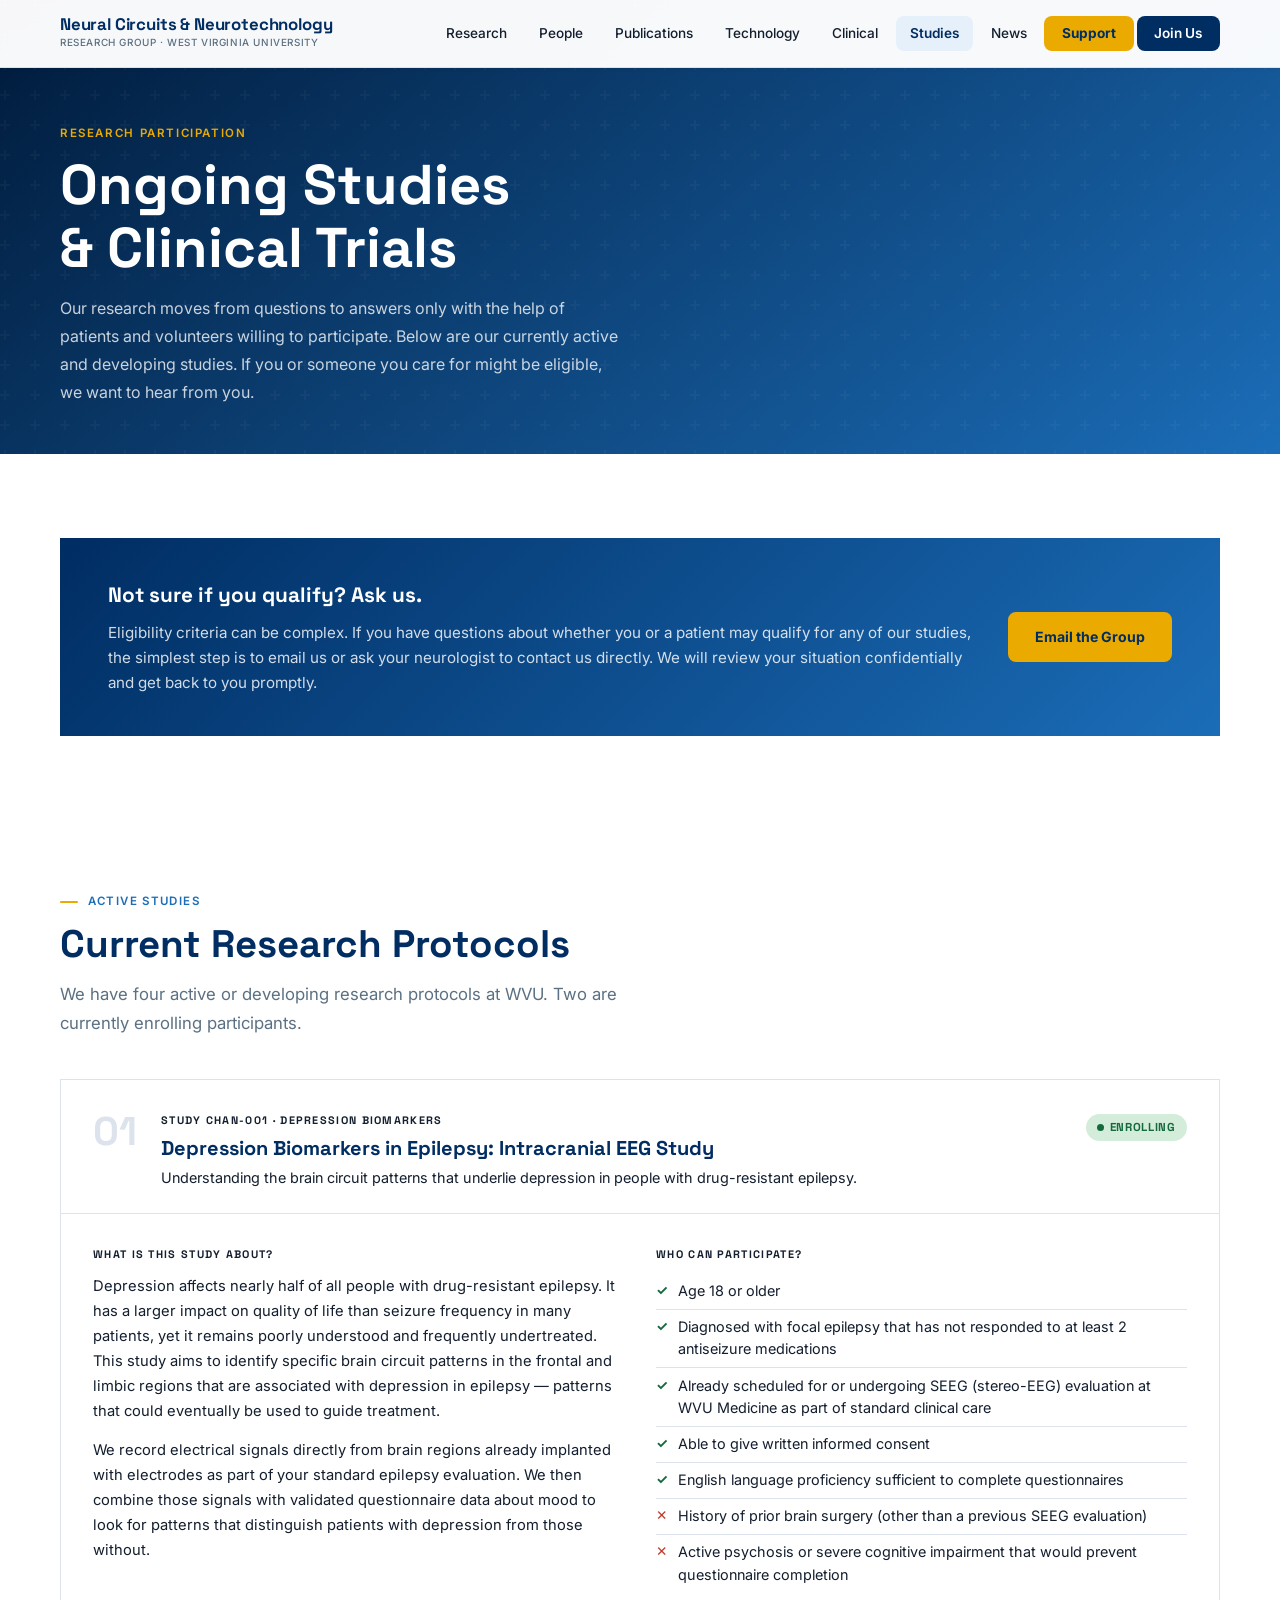
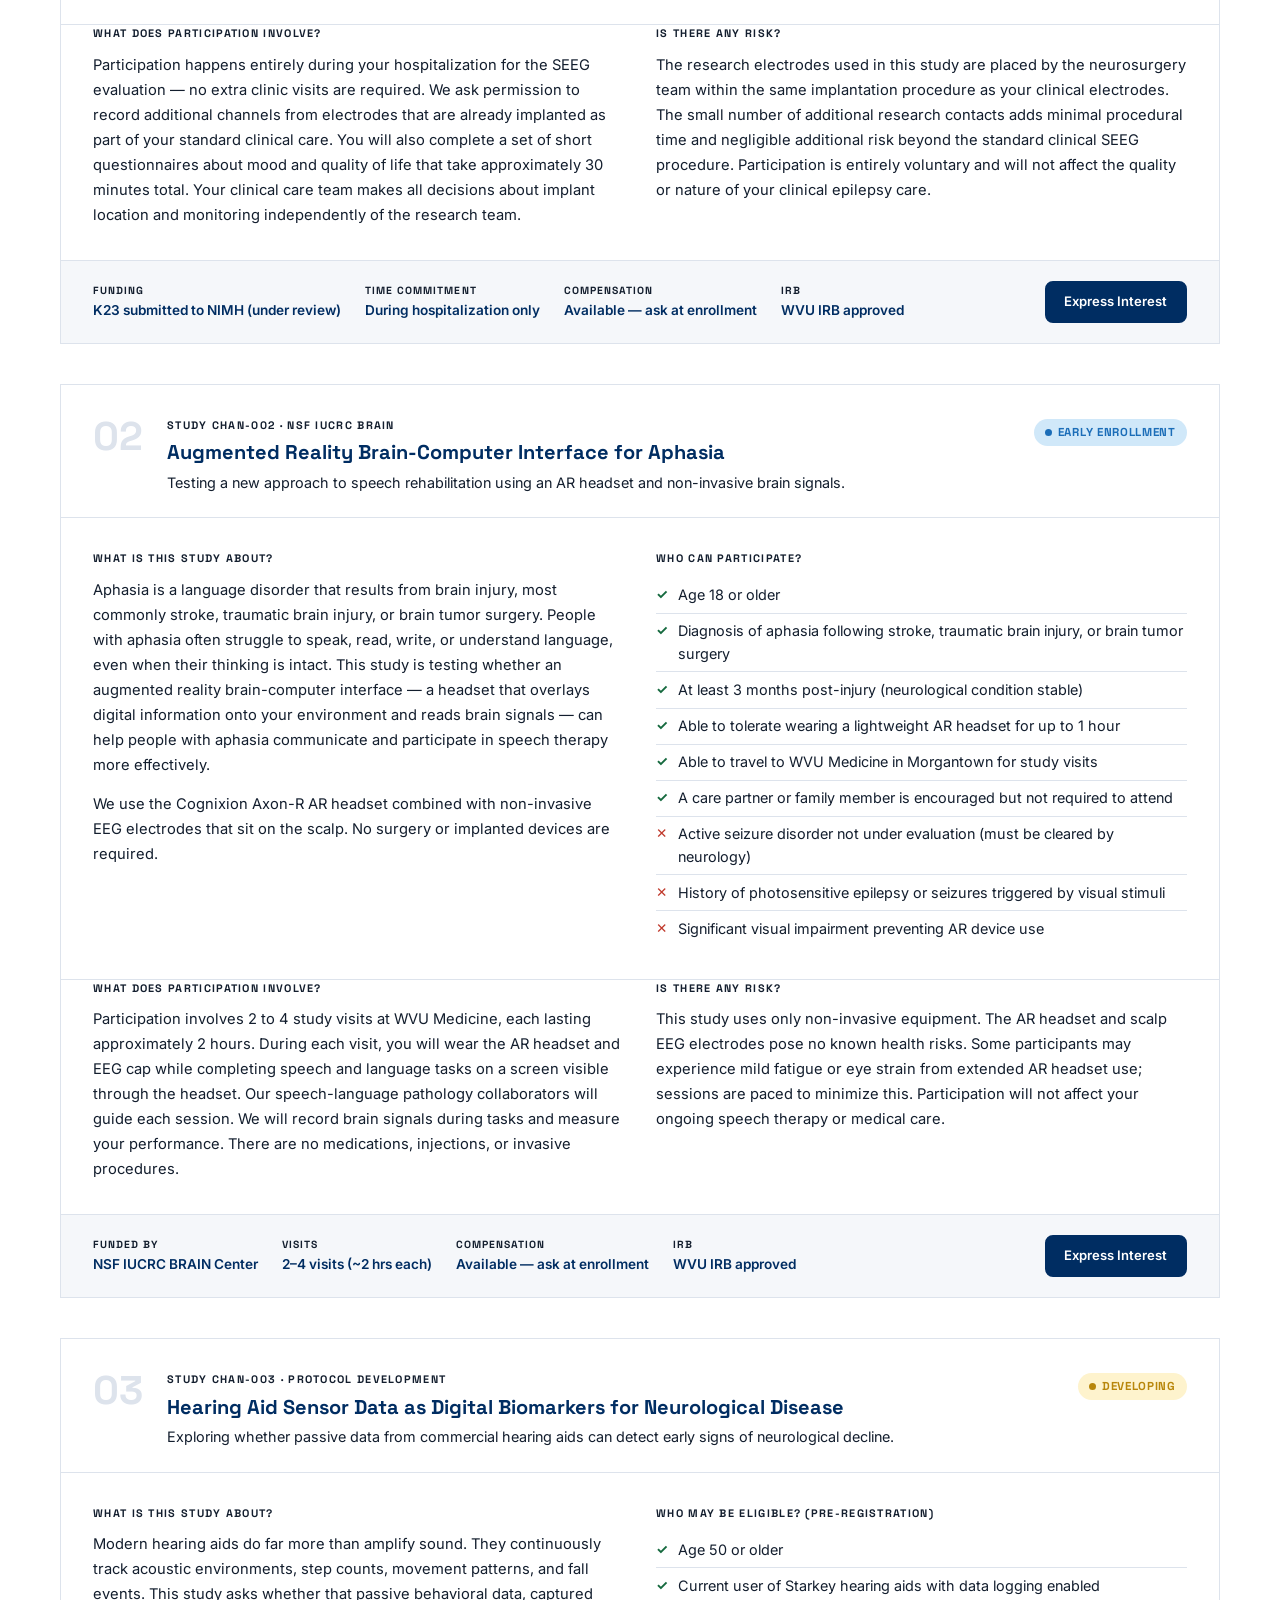
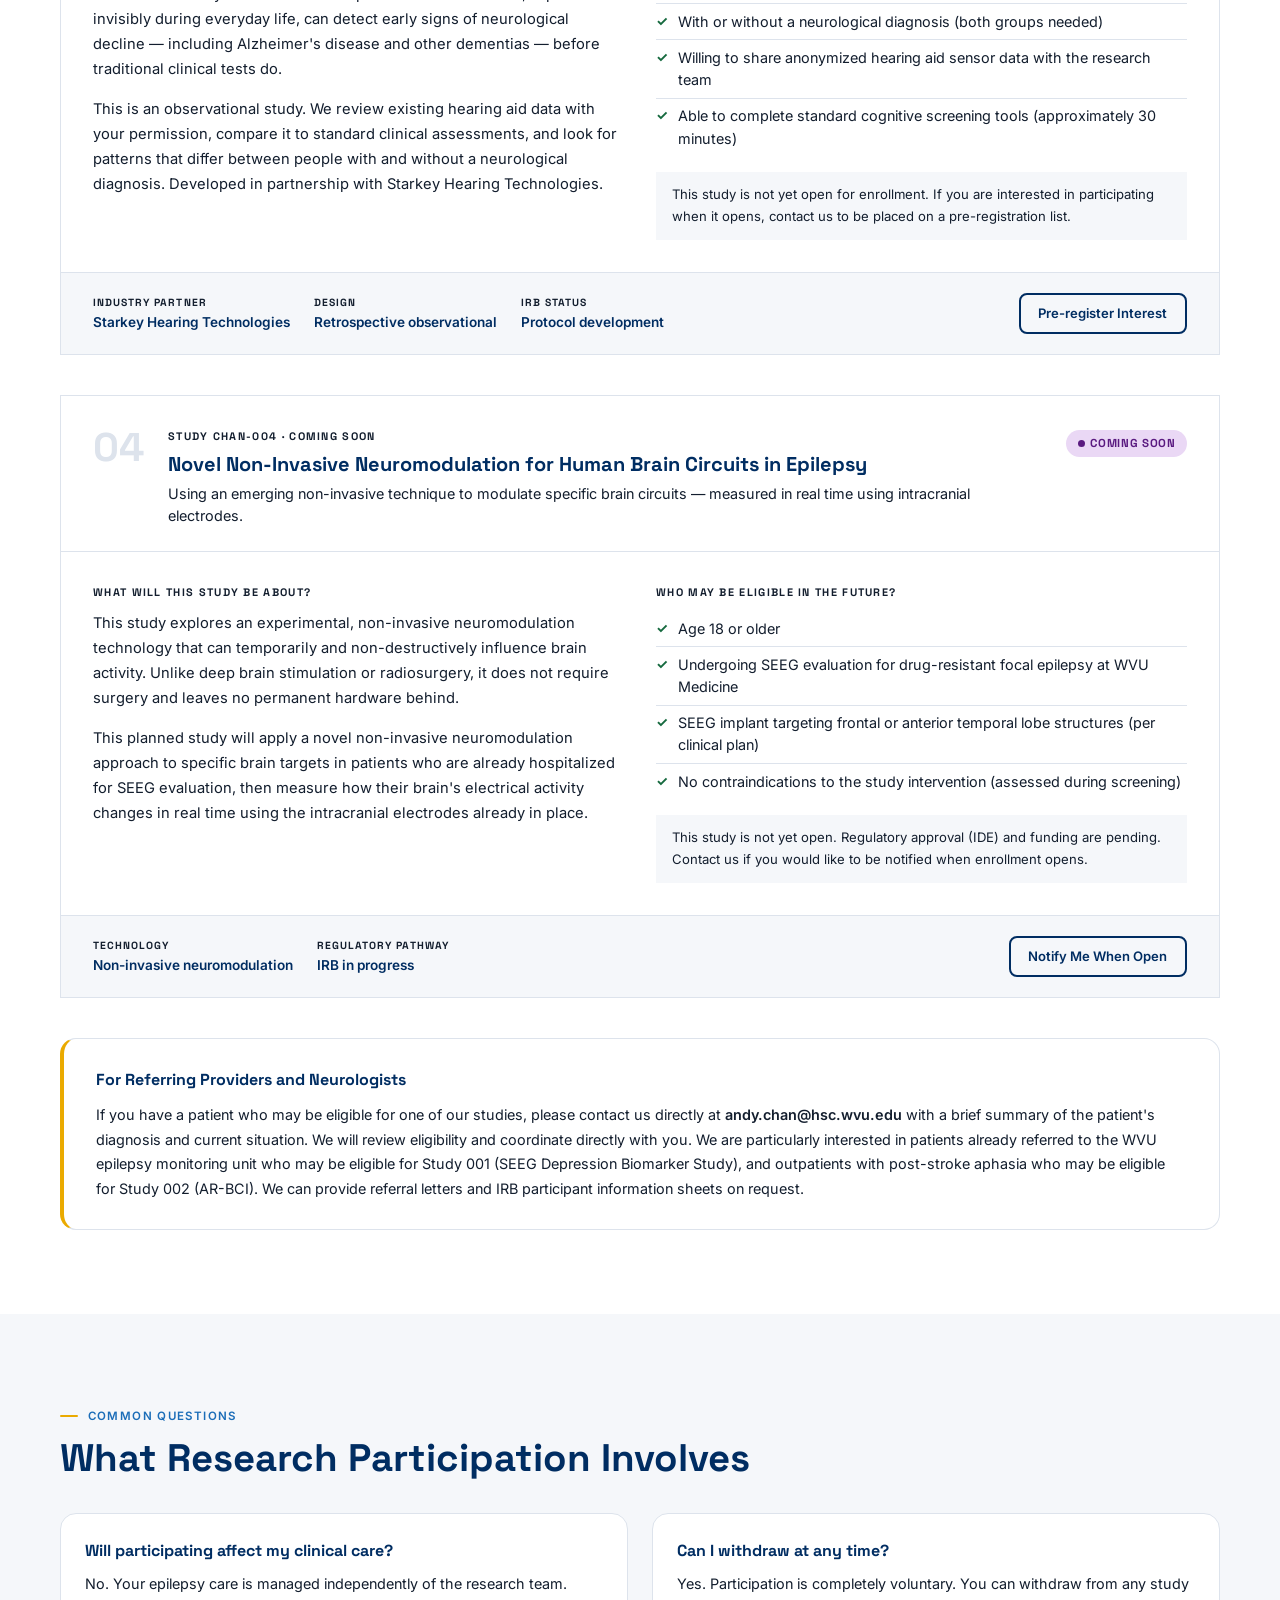
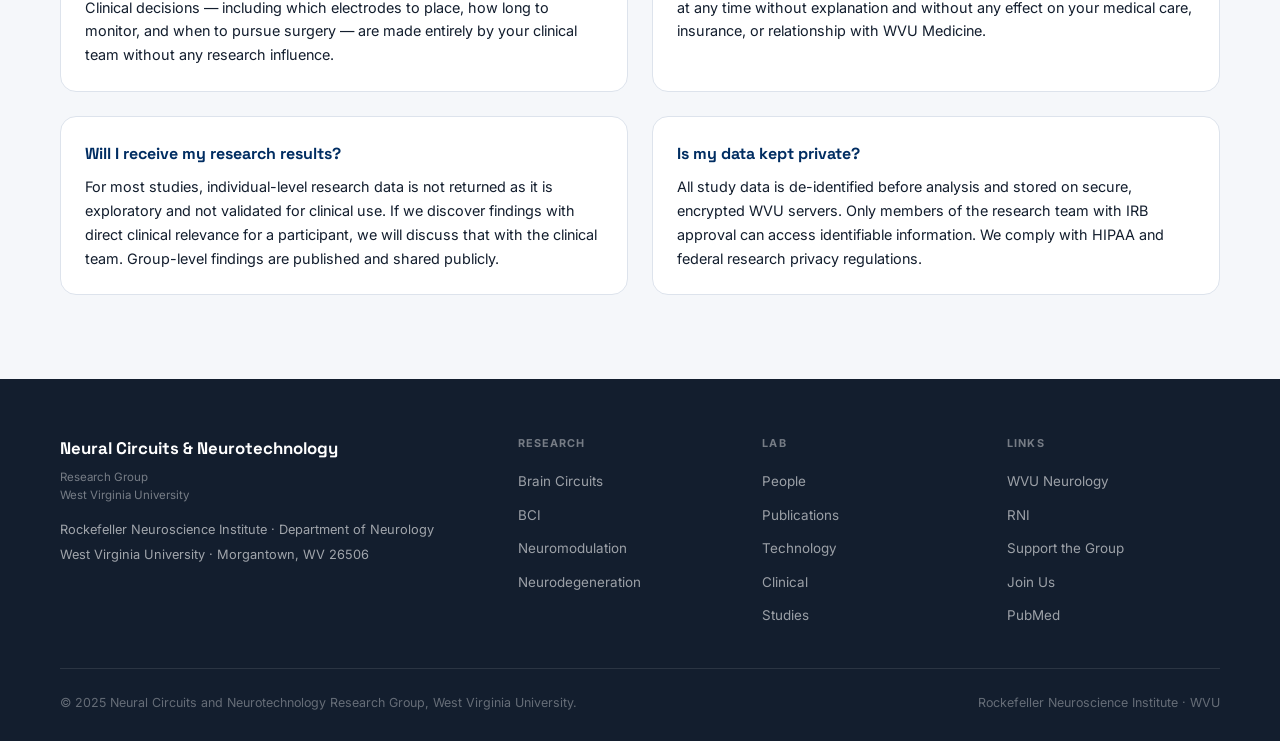
<file: studies.html>
<!DOCTYPE html>
<html lang="en">
<head>
  <meta charset="UTF-8">
  <meta name="viewport" content="width=device-width, initial-scale=1.0">
  <title>Ongoing Studies | Neural Circuits &amp; Neurotechnology | WVU</title>
  <meta name="description" content="Ongoing clinical studies and research trials at the Neural Circuits and Neurotechnology Research Group, WVU. Learn how you or a patient may be eligible to participate in epilepsy and neurotechnology research.">
  <link rel="preconnect" href="https://fonts.googleapis.com">
  <link rel="preconnect" href="https://fonts.gstatic.com" crossorigin>
  <link href="https://fonts.googleapis.com/css2?family=Space+Grotesk:wght@400;500;600;700&family=Inter:ital,wght@0,400;0,500;0,600;1,400&display=swap" rel="stylesheet">
  <link rel="stylesheet" href="style.css">
  <style>
    /* ── Status badge ── */
    .status-badge {
      display: inline-flex;
      align-items: center;
      gap: .35rem;
      padding: .25rem .7rem;
      border-radius: 999px;
      font-family: var(--font-display);
      font-size: .72rem;
      font-weight: 700;
      letter-spacing: .06em;
      text-transform: uppercase;
    }
    .status-badge::before {
      content: '';
      width: 7px; height: 7px;
      border-radius: 50%;
      flex-shrink: 0;
    }
    .status-open   { background: #d4edda; color: #15693e; }
    .status-open::before { background: #15693e; }
    .status-early  { background: #d0e8f9; color: #1B6DB8; }
    .status-early::before { background: #1B6DB8; }
    .status-dev    { background: #fef3cd; color: #b8860b; }
    .status-dev::before { background: #b8860b; animation: pulse 1.5s ease-in-out infinite; }
    @keyframes pulse { 0%,100%{opacity:1} 50%{opacity:.4} }
    .status-coming { background: #ead8f5; color: #5a1a80; }
    .status-coming::before { background: #5a1a80; }

    /* ── Study card ── */
    .study-card {
      background: #fff;
      border: 1px solid var(--divider);
      border-radius: var(--r-xl);
      overflow: hidden;
      margin-bottom: 2.5rem;
    }
    .study-header {
      display: grid;
      grid-template-columns: auto 1fr auto;
      align-items: start;
      gap: 1.5rem;
      padding: 2rem 2rem 1.5rem;
      border-bottom: 1px solid var(--divider);
      flex-wrap: wrap;
    }
    @media(max-width:640px) {
      .study-header { grid-template-columns: 1fr; gap: .75rem; }
    }
    .study-number {
      font-family: var(--font-display);
      font-size: 2.5rem;
      font-weight: 700;
      color: var(--divider);
      line-height: 1;
      flex-shrink: 0;
      user-select: none;
    }
    .study-header-main { min-width: 0; }
    .study-id {
      font-family: var(--font-display);
      font-size: .68rem;
      font-weight: 700;
      letter-spacing: .12em;
      text-transform: uppercase;
      color: var(--muted);
      margin-bottom: .3rem;
    }
    .study-title {
      font-family: var(--font-display);
      font-size: 1.25rem;
      font-weight: 700;
      color: var(--navy);
      line-height: 1.3;
      margin-bottom: .4rem;
    }
    .study-short {
      font-size: .9rem;
      color: var(--muted);
      line-height: 1.5;
    }
    .study-body {
      padding: 2rem;
      display: grid;
      grid-template-columns: 1fr 1fr;
      gap: 2rem;
    }
    @media(max-width:720px) { .study-body { grid-template-columns: 1fr; } }

    .study-section-label {
      font-family: var(--font-display);
      font-size: .68rem;
      font-weight: 700;
      letter-spacing: .12em;
      text-transform: uppercase;
      color: var(--blue);
      margin-bottom: .6rem;
    }
    .study-text {
      font-size: .92rem;
      line-height: 1.7;
      color: var(--ink);
    }
    .study-criteria-list {
      list-style: none;
      padding: 0;
      margin: 0;
    }
    .study-criteria-list li {
      font-size: .9rem;
      line-height: 1.55;
      color: var(--ink);
      padding: .4rem 0 .4rem 1.4rem;
      position: relative;
      border-bottom: 1px solid var(--divider);
    }
    .study-criteria-list li:last-child { border-bottom: none; }
    .study-criteria-list li::before {
      content: '✓';
      position: absolute;
      left: 0;
      color: #15693e;
      font-weight: 700;
      font-size: .85rem;
    }
    .study-criteria-list li.exclude::before {
      content: '✕';
      color: #c0392b;
    }
    .study-footer {
      background: var(--ghost);
      border-top: 1px solid var(--divider);
      padding: 1.25rem 2rem;
      display: flex;
      align-items: center;
      justify-content: space-between;
      flex-wrap: wrap;
      gap: 1rem;
    }
    .study-meta-row {
      display: flex;
      flex-wrap: wrap;
      gap: 1.5rem;
    }
    .study-meta-item { }
    .study-meta-label {
      font-family: var(--font-display);
      font-size: .65rem;
      font-weight: 700;
      letter-spacing: .1em;
      text-transform: uppercase;
      color: var(--muted);
    }
    .study-meta-value {
      font-size: .85rem;
      font-weight: 600;
      color: var(--navy);
    }

    /* ── Patient CTA banner ── */
    .patient-cta {
      background: linear-gradient(135deg, #002D62 0%, #1B6DB8 100%);
      border-radius: var(--r-xl);
      padding: 2.5rem 3rem;
      color: #fff;
      margin-bottom: 3rem;
      display: grid;
      grid-template-columns: 1fr auto;
      gap: 2rem;
      align-items: center;
    }
    @media(max-width:600px) { .patient-cta { grid-template-columns: 1fr; } }
    .patient-cta-title {
      font-family: var(--font-display);
      font-size: 1.3rem;
      font-weight: 700;
      color: #fff;
      margin-bottom: .5rem;
    }
    .patient-cta-text {
      font-size: .95rem;
      line-height: 1.65;
      color: rgba(255,255,255,.82);
    }

    /* ── Referring providers box ── */
    .provider-box {
      background: #fff;
      border: 1.5px solid var(--divider);
      border-left: 4px solid var(--gold);
      border-radius: var(--r-lg);
      padding: 1.75rem 2rem;
      margin-top: 2.5rem;
    }
    .provider-box-title {
      font-family: var(--font-display);
      font-weight: 700;
      font-size: 1rem;
      color: var(--navy);
      margin-bottom: .6rem;
    }
    .provider-box-text {
      font-size: .9rem;
      line-height: 1.7;
      color: var(--ink);
    }
  </style>
</head>
<body>

<nav class="nav" role="navigation">
  <div class="nav-inner">
    <a href="index.html" class="nav-brand">
      <span class="nav-brand-name">Neural Circuits &amp; Neurotechnology</span>
      <span class="nav-brand-sub">Research Group · West Virginia University</span>
    </a>
    <ul class="nav-links" id="nav-links" role="list">
      <li><a href="research.html">Research</a></li>
      <li><a href="people.html">People</a></li>
      <li><a href="publications.html">Publications</a></li>
      <li><a href="technology.html">Technology</a></li>
      <li><a href="clinical.html">Clinical</a></li>
      <li><a href="studies.html">Studies</a></li>
      <li><a href="news.html">News</a></li>
      <li><a href="support.html" class="nav-support">Support</a></li>
      <li><a href="join.html" class="nav-join">Join Us</a></li>
    </ul>
    <button class="nav-toggle" id="nav-toggle" aria-label="Open menu" aria-expanded="false">
      <svg width="20" height="20" viewBox="0 0 24 24" fill="none" stroke="currentColor" stroke-width="2.2" stroke-linecap="round"><line x1="3" y1="12" x2="21" y2="12"/><line x1="3" y1="6" x2="21" y2="6"/><line x1="3" y1="18" x2="21" y2="18"/></svg>
    </button>
  </div>
</nav>

<header class="page-hero">
  <div class="wrap">
    <div class="page-hero-label">Research Participation</div>
    <h1 class="page-hero-title">Ongoing Studies<br>&amp; Clinical Trials</h1>
    <p class="page-hero-desc">
      Our research moves from questions to answers only with the help of patients and volunteers willing to participate. Below are our currently active and developing studies. If you or someone you care for might be eligible, we want to hear from you.
    </p>
  </div>
</header>

<!-- ── Patient CTA ────────────────────────────────────────────── -->
<section class="section" style="padding-bottom:1rem;">
  <div class="wrap">
    <div class="patient-cta">
      <div>
        <div class="patient-cta-title">Not sure if you qualify? Ask us.</div>
        <div class="patient-cta-text">Eligibility criteria can be complex. If you have questions about whether you or a patient may qualify for any of our studies, the simplest step is to email us or ask your neurologist to contact us directly. We will review your situation confidentially and get back to you promptly.</div>
      </div>
      <div style="flex-shrink:0;">
        <a href="mailto:andy.chan@hsc.wvu.edu?subject=Research Participation Inquiry" class="btn" style="background:var(--gold);color:var(--navy);border-color:var(--gold);font-weight:700;white-space:nowrap;">Email the Group</a>
      </div>
    </div>
  </div>
</section>

<!-- ── Studies ────────────────────────────────────────────────── -->
<section class="section">
  <div class="wrap">

    <div class="eyebrow">Active Studies</div>
    <h2 class="section-title">Current Research Protocols</h2>
    <p class="section-lead">We have four active or developing research protocols at WVU. Two are currently enrolling participants.</p>

    <!-- ── Study 001 ── -->
    <div class="study-card" id="study-seeg-depression">
      <div class="study-header">
        <div class="study-number">01</div>
        <div class="study-header-main">
          <div class="study-id">Study CHAN-001 · Depression Biomarkers</div>
          <div class="study-title">Depression Biomarkers in Epilepsy: Intracranial EEG Study</div>
          <div class="study-short">Understanding the brain circuit patterns that underlie depression in people with drug-resistant epilepsy.</div>
        </div>
        <div style="flex-shrink:0;"><span class="status-badge status-open">Enrolling</span></div>
      </div>
      <div class="study-body">
        <div>
          <div class="study-section-label">What is this study about?</div>
          <div class="study-text">
            Depression affects nearly half of all people with drug-resistant epilepsy. It has a larger impact on quality of life than seizure frequency in many patients, yet it remains poorly understood and frequently undertreated. This study aims to identify specific brain circuit patterns in the frontal and limbic regions that are associated with depression in epilepsy — patterns that could eventually be used to guide treatment.
          </div>
          <div class="study-text" style="margin-top:.9rem;">
            We record electrical signals directly from brain regions already implanted with electrodes as part of your standard epilepsy evaluation. We then combine those signals with validated questionnaire data about mood to look for patterns that distinguish patients with depression from those without.
          </div>
        </div>
        <div>
          <div class="study-section-label">Who can participate?</div>
          <ul class="study-criteria-list">
            <li>Age 18 or older</li>
            <li>Diagnosed with focal epilepsy that has not responded to at least 2 antiseizure medications</li>
            <li>Already scheduled for or undergoing SEEG (stereo-EEG) evaluation at WVU Medicine as part of standard clinical care</li>
            <li>Able to give written informed consent</li>
            <li>English language proficiency sufficient to complete questionnaires</li>
            <li class="exclude">History of prior brain surgery (other than a previous SEEG evaluation)</li>
            <li class="exclude">Active psychosis or severe cognitive impairment that would prevent questionnaire completion</li>
          </ul>
        </div>
      </div>
      <div class="study-body" style="padding-top:0;border-top:1px solid var(--divider);">
        <div>
          <div class="study-section-label">What does participation involve?</div>
          <div class="study-text">
            Participation happens entirely during your hospitalization for the SEEG evaluation — no extra clinic visits are required. We ask permission to record additional channels from electrodes that are already implanted as part of your standard clinical care. You will also complete a set of short questionnaires about mood and quality of life that take approximately 30 minutes total. Your clinical care team makes all decisions about implant location and monitoring independently of the research team.
          </div>
        </div>
        <div>
          <div class="study-section-label">Is there any risk?</div>
          <div class="study-text">
            The research electrodes used in this study are placed by the neurosurgery team within the same implantation procedure as your clinical electrodes. The small number of additional research contacts adds minimal procedural time and negligible additional risk beyond the standard clinical SEEG procedure. Participation is entirely voluntary and will not affect the quality or nature of your clinical epilepsy care.
          </div>
        </div>
      </div>
      <div class="study-footer">
        <div class="study-meta-row">
          <div class="study-meta-item"><div class="study-meta-label">Funding</div><div class="study-meta-value">K23 submitted to NIMH (under review)</div></div>
          <div class="study-meta-item"><div class="study-meta-label">Time commitment</div><div class="study-meta-value">During hospitalization only</div></div>
          <div class="study-meta-item"><div class="study-meta-label">Compensation</div><div class="study-meta-value">Available — ask at enrollment</div></div>
          <div class="study-meta-item"><div class="study-meta-label">IRB</div><div class="study-meta-value">WVU IRB approved</div></div>
        </div>
        <a href="mailto:andy.chan@hsc.wvu.edu?subject=Study CHAN-001 Interest" class="btn btn-navy btn-sm">Express Interest</a>
      </div>
    </div>

    <!-- ── Study 002 ── -->
    <div class="study-card" id="study-ar-bci">
      <div class="study-header">
        <div class="study-number">02</div>
        <div class="study-header-main">
          <div class="study-id">Study CHAN-002 · NSF IUCRC BRAIN</div>
          <div class="study-title">Augmented Reality Brain-Computer Interface for Aphasia</div>
          <div class="study-short">Testing a new approach to speech rehabilitation using an AR headset and non-invasive brain signals.</div>
        </div>
        <div style="flex-shrink:0;"><span class="status-badge status-early">Early Enrollment</span></div>
      </div>
      <div class="study-body">
        <div>
          <div class="study-section-label">What is this study about?</div>
          <div class="study-text">
            Aphasia is a language disorder that results from brain injury, most commonly stroke, traumatic brain injury, or brain tumor surgery. People with aphasia often struggle to speak, read, write, or understand language, even when their thinking is intact. This study is testing whether an augmented reality brain-computer interface — a headset that overlays digital information onto your environment and reads brain signals — can help people with aphasia communicate and participate in speech therapy more effectively.
          </div>
          <div class="study-text" style="margin-top:.9rem;">
            We use the Cognixion Axon-R AR headset combined with non-invasive EEG electrodes that sit on the scalp. No surgery or implanted devices are required.
          </div>
        </div>
        <div>
          <div class="study-section-label">Who can participate?</div>
          <ul class="study-criteria-list">
            <li>Age 18 or older</li>
            <li>Diagnosis of aphasia following stroke, traumatic brain injury, or brain tumor surgery</li>
            <li>At least 3 months post-injury (neurological condition stable)</li>
            <li>Able to tolerate wearing a lightweight AR headset for up to 1 hour</li>
            <li>Able to travel to WVU Medicine in Morgantown for study visits</li>
            <li>A care partner or family member is encouraged but not required to attend</li>
            <li class="exclude">Active seizure disorder not under evaluation (must be cleared by neurology)</li>
            <li class="exclude">History of photosensitive epilepsy or seizures triggered by visual stimuli</li>
            <li class="exclude">Significant visual impairment preventing AR device use</li>
          </ul>
        </div>
      </div>
      <div class="study-body" style="padding-top:0;border-top:1px solid var(--divider);">
        <div>
          <div class="study-section-label">What does participation involve?</div>
          <div class="study-text">
            Participation involves 2 to 4 study visits at WVU Medicine, each lasting approximately 2 hours. During each visit, you will wear the AR headset and EEG cap while completing speech and language tasks on a screen visible through the headset. Our speech-language pathology collaborators will guide each session. We will record brain signals during tasks and measure your performance. There are no medications, injections, or invasive procedures.
          </div>
        </div>
        <div>
          <div class="study-section-label">Is there any risk?</div>
          <div class="study-text">
            This study uses only non-invasive equipment. The AR headset and scalp EEG electrodes pose no known health risks. Some participants may experience mild fatigue or eye strain from extended AR headset use; sessions are paced to minimize this. Participation will not affect your ongoing speech therapy or medical care.
          </div>
        </div>
      </div>
      <div class="study-footer">
        <div class="study-meta-row">
          <div class="study-meta-item"><div class="study-meta-label">Funded by</div><div class="study-meta-value">NSF IUCRC BRAIN Center</div></div>
          <div class="study-meta-item"><div class="study-meta-label">Visits</div><div class="study-meta-value">2–4 visits (~2 hrs each)</div></div>
          <div class="study-meta-item"><div class="study-meta-label">Compensation</div><div class="study-meta-value">Available — ask at enrollment</div></div>
          <div class="study-meta-item"><div class="study-meta-label">IRB</div><div class="study-meta-value">WVU IRB approved</div></div>
        </div>
        <a href="mailto:andy.chan@hsc.wvu.edu?subject=Study CHAN-002 Interest" class="btn btn-navy btn-sm">Express Interest</a>
      </div>
    </div>

    <!-- ── Study 003 ── -->
    <div class="study-card" id="study-hearing-biomarker">
      <div class="study-header">
        <div class="study-number">03</div>
        <div class="study-header-main">
          <div class="study-id">Study CHAN-003 · Protocol Development</div>
          <div class="study-title">Hearing Aid Sensor Data as Digital Biomarkers for Neurological Disease</div>
          <div class="study-short">Exploring whether passive data from commercial hearing aids can detect early signs of neurological decline.</div>
        </div>
        <div style="flex-shrink:0;"><span class="status-badge status-dev">Developing</span></div>
      </div>
      <div class="study-body">
        <div>
          <div class="study-section-label">What is this study about?</div>
          <div class="study-text">
            Modern hearing aids do far more than amplify sound. They continuously track acoustic environments, step counts, movement patterns, and fall events. This study asks whether that passive behavioral data, captured invisibly during everyday life, can detect early signs of neurological decline — including Alzheimer's disease and other dementias — before traditional clinical tests do.
          </div>
          <div class="study-text" style="margin-top:.9rem;">
            This is an observational study. We review existing hearing aid data with your permission, compare it to standard clinical assessments, and look for patterns that differ between people with and without a neurological diagnosis. Developed in partnership with Starkey Hearing Technologies.
          </div>
        </div>
        <div>
          <div class="study-section-label">Who may be eligible? (Pre-registration)</div>
          <ul class="study-criteria-list">
            <li>Age 50 or older</li>
            <li>Current user of Starkey hearing aids with data logging enabled</li>
            <li>With or without a neurological diagnosis (both groups needed)</li>
            <li>Willing to share anonymized hearing aid sensor data with the research team</li>
            <li>Able to complete standard cognitive screening tools (approximately 30 minutes)</li>
          </ul>
          <div style="margin-top:1rem;padding:.75rem 1rem;background:var(--ghost);border-radius:var(--r-md);font-size:.82rem;color:var(--muted);">
            This study is not yet open for enrollment. If you are interested in participating when it opens, contact us to be placed on a pre-registration list.
          </div>
        </div>
      </div>
      <div class="study-footer">
        <div class="study-meta-row">
          <div class="study-meta-item"><div class="study-meta-label">Industry partner</div><div class="study-meta-value">Starkey Hearing Technologies</div></div>
          <div class="study-meta-item"><div class="study-meta-label">Design</div><div class="study-meta-value">Retrospective observational</div></div>
          <div class="study-meta-item"><div class="study-meta-label">IRB Status</div><div class="study-meta-value">Protocol development</div></div>
        </div>
        <a href="mailto:andy.chan@hsc.wvu.edu?subject=Study CHAN-003 Pre-registration" class="btn btn-border btn-sm">Pre-register Interest</a>
      </div>
    </div>

    <!-- ── Study 004 ── -->
    <div class="study-card" id="study-neuromod">
      <div class="study-header">
        <div class="study-number">04</div>
        <div class="study-header-main">
          <div class="study-id">Study CHAN-004 · Coming Soon</div>
          <div class="study-title">Novel Non-Invasive Neuromodulation for Human Brain Circuits in Epilepsy</div>
          <div class="study-short">Using an emerging non-invasive technique to modulate specific brain circuits — measured in real time using intracranial electrodes.</div>
        </div>
        <div style="flex-shrink:0;"><span class="status-badge status-coming">Coming Soon</span></div>
      </div>
      <div class="study-body">
        <div>
          <div class="study-section-label">What will this study be about?</div>
          <div class="study-text">
            This study explores an experimental, non-invasive neuromodulation technology that can temporarily and non-destructively influence brain activity. Unlike deep brain stimulation or radiosurgery, it does not require surgery and leaves no permanent hardware behind.
          </div>
          <div class="study-text" style="margin-top:.9rem;">
            This planned study will apply a novel non-invasive neuromodulation approach to specific brain targets in patients who are already hospitalized for SEEG evaluation, then measure how their brain's electrical activity changes in real time using the intracranial electrodes already in place. 
          </div>
        </div>
        <div>
          <div class="study-section-label">Who may be eligible in the future?</div>
          <ul class="study-criteria-list">
            <li>Age 18 or older</li>
            <li>Undergoing SEEG evaluation for drug-resistant focal epilepsy at WVU Medicine</li>
            <li>SEEG implant targeting frontal or anterior temporal lobe structures (per clinical plan)</li>
            <li>No contraindications to the study intervention (assessed during screening)</li>
          </ul>
          <div style="margin-top:1rem;padding:.75rem 1rem;background:var(--ghost);border-radius:var(--r-md);font-size:.82rem;color:var(--muted);">
            This study is not yet open. Regulatory approval (IDE) and funding are pending. Contact us if you would like to be notified when enrollment opens.
          </div>
        </div>
      </div>
      <div class="study-footer">
        <div class="study-meta-row">
          <div class="study-meta-item"><div class="study-meta-label">Technology</div><div class="study-meta-value">Non-invasive neuromodulation</div></div>
          <div class="study-meta-item"><div class="study-meta-label">Regulatory pathway</div><div class="study-meta-value">IRB in progress</div></div>
        </div>
        <a href="mailto:andy.chan@hsc.wvu.edu?subject=Study CHAN-004 Notification Request" class="btn btn-border btn-sm">Notify Me When Open</a>
      </div>
    </div>

    <!-- ── Referring providers ── -->
    <div class="provider-box">
      <div class="provider-box-title">For Referring Providers and Neurologists</div>
      <div class="provider-box-text">
        If you have a patient who may be eligible for one of our studies, please contact us directly at <a href="mailto:andy.chan@hsc.wvu.edu" style="color:var(--blue);font-weight:600;">andy.chan@hsc.wvu.edu</a> with a brief summary of the patient's diagnosis and current situation. We will review eligibility and coordinate directly with you. We are particularly interested in patients already referred to the WVU epilepsy monitoring unit who may be eligible for Study 001 (SEEG Depression Biomarker Study), and outpatients with post-stroke aphasia who may be eligible for Study 002 (AR-BCI). We can provide referral letters and IRB participant information sheets on request.
      </div>
    </div>

  </div>
</section>

<!-- ── FAQ ──────────────────────────────────────────────────────── -->
<section class="section alt">
  <div class="wrap">
    <div class="eyebrow">Common Questions</div>
    <h2 class="section-title">What Research Participation Involves</h2>

    <div style="display:grid;grid-template-columns:1fr 1fr;gap:1.5rem;margin-top:2rem;">
      <style>@media(max-width:600px){.faq-grid{grid-template-columns:1fr!important;}}</style>
      <div class="faq-grid" style="display:contents;">
        <div style="background:#fff;border:1px solid var(--divider);border-radius:var(--r-lg);padding:1.5rem;">
          <div style="font-family:var(--font-display);font-weight:700;color:var(--navy);margin-bottom:.5rem;">Will participating affect my clinical care?</div>
          <div style="font-size:.9rem;line-height:1.65;color:var(--ink);">No. Your epilepsy care is managed independently of the research team. Clinical decisions — including which electrodes to place, how long to monitor, and when to pursue surgery — are made entirely by your clinical team without any research influence.</div>
        </div>
        <div style="background:#fff;border:1px solid var(--divider);border-radius:var(--r-lg);padding:1.5rem;">
          <div style="font-family:var(--font-display);font-weight:700;color:var(--navy);margin-bottom:.5rem;">Can I withdraw at any time?</div>
          <div style="font-size:.9rem;line-height:1.65;color:var(--ink);">Yes. Participation is completely voluntary. You can withdraw from any study at any time without explanation and without any effect on your medical care, insurance, or relationship with WVU Medicine.</div>
        </div>
        <div style="background:#fff;border:1px solid var(--divider);border-radius:var(--r-lg);padding:1.5rem;">
          <div style="font-family:var(--font-display);font-weight:700;color:var(--navy);margin-bottom:.5rem;">Will I receive my research results?</div>
          <div style="font-size:.9rem;line-height:1.65;color:var(--ink);">For most studies, individual-level research data is not returned as it is exploratory and not validated for clinical use. If we discover findings with direct clinical relevance for a participant, we will discuss that with the clinical team. Group-level findings are published and shared publicly.</div>
        </div>
        <div style="background:#fff;border:1px solid var(--divider);border-radius:var(--r-lg);padding:1.5rem;">
          <div style="font-family:var(--font-display);font-weight:700;color:var(--navy);margin-bottom:.5rem;">Is my data kept private?</div>
          <div style="font-size:.9rem;line-height:1.65;color:var(--ink);">All study data is de-identified before analysis and stored on secure, encrypted WVU servers. Only members of the research team with IRB approval can access identifiable information. We comply with HIPAA and federal research privacy regulations.</div>
        </div>
      </div>
    </div>
  </div>
</section>

<footer class="footer">
  <div class="wrap">
    <div class="footer-grid">
      <div><div class="footer-brand-name">Neural Circuits &amp; Neurotechnology</div><div class="footer-brand-sub">Research Group<br>West Virginia University</div><div class="footer-addr">Rockefeller Neuroscience Institute · Department of Neurology<br>West Virginia University · Morgantown, WV 26506</div></div>
      <div><div class="footer-col-head">Research</div><ul class="footer-links"><li><a href="research.html#circuits">Brain Circuits</a></li><li><a href="research.html#bci">BCI</a></li><li><a href="research.html#neuromod">Neuromodulation</a></li><li><a href="research.html#neurodegeneration">Neurodegeneration</a></li></ul></div>
      <div><div class="footer-col-head">Lab</div><ul class="footer-links"><li><a href="people.html">People</a></li><li><a href="publications.html">Publications</a></li><li><a href="technology.html">Technology</a></li><li><a href="clinical.html">Clinical</a></li><li><a href="studies.html">Studies</a></li></ul></div>
      <div><div class="footer-col-head">Links</div><ul class="footer-links"><li><a href="https://medicine.wvu.edu/neurology/" target="_blank" rel="noopener">WVU Neurology</a></li><li><a href="https://rockefellerneuroscience.org/" target="_blank" rel="noopener">RNI</a></li><li><a href="support.html">Support the Group</a></li><li><a href="join.html">Join Us</a></li><li><a href="https://pubmed.ncbi.nlm.nih.gov/?term=Ho+Wing+Chan+epilepsy" target="_blank" rel="noopener">PubMed</a></li></ul></div>
    </div>
    <div class="footer-bottom">
      <div class="footer-copy">© 2025 Neural Circuits and Neurotechnology Research Group, West Virginia University.</div>
      <div class="footer-rni">Rockefeller Neuroscience Institute · WVU</div>
    </div>
  </div>
</footer>

<script src="nav.js"></script>
</body>
</html>
</file>
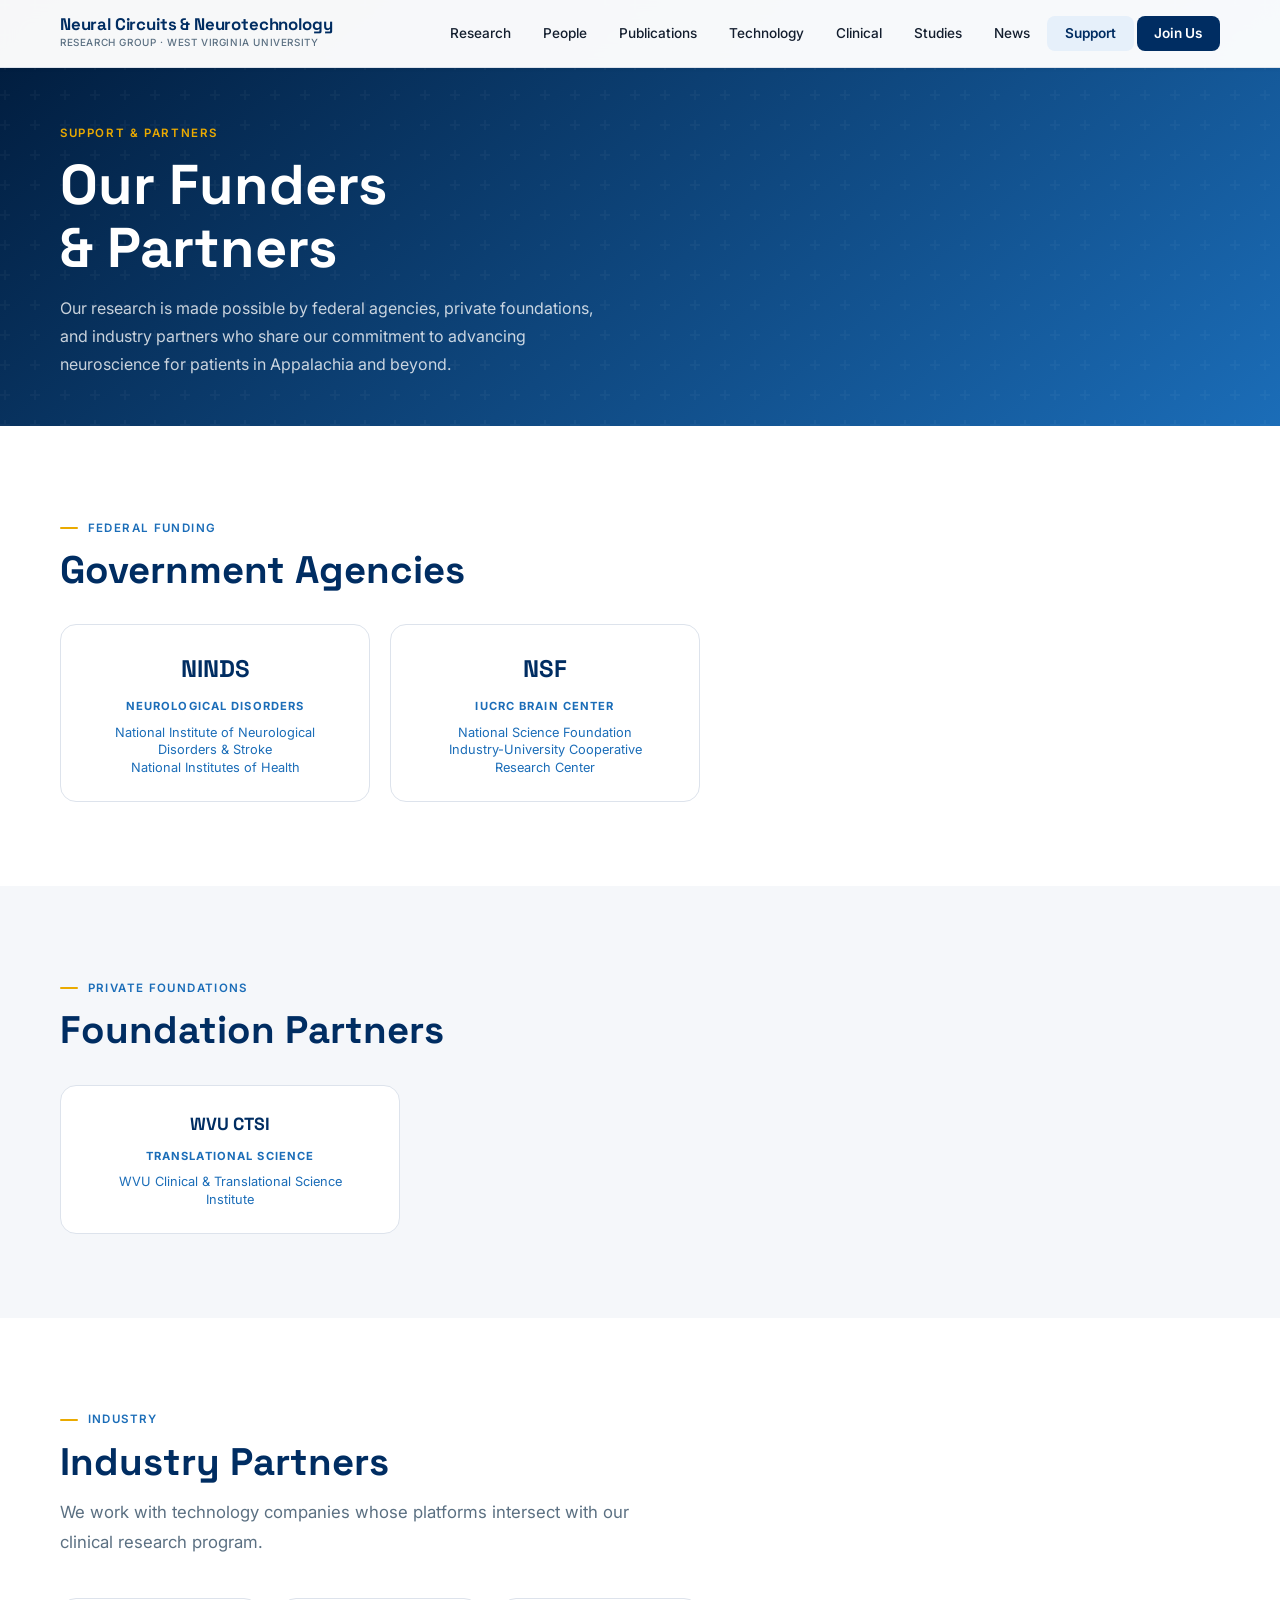
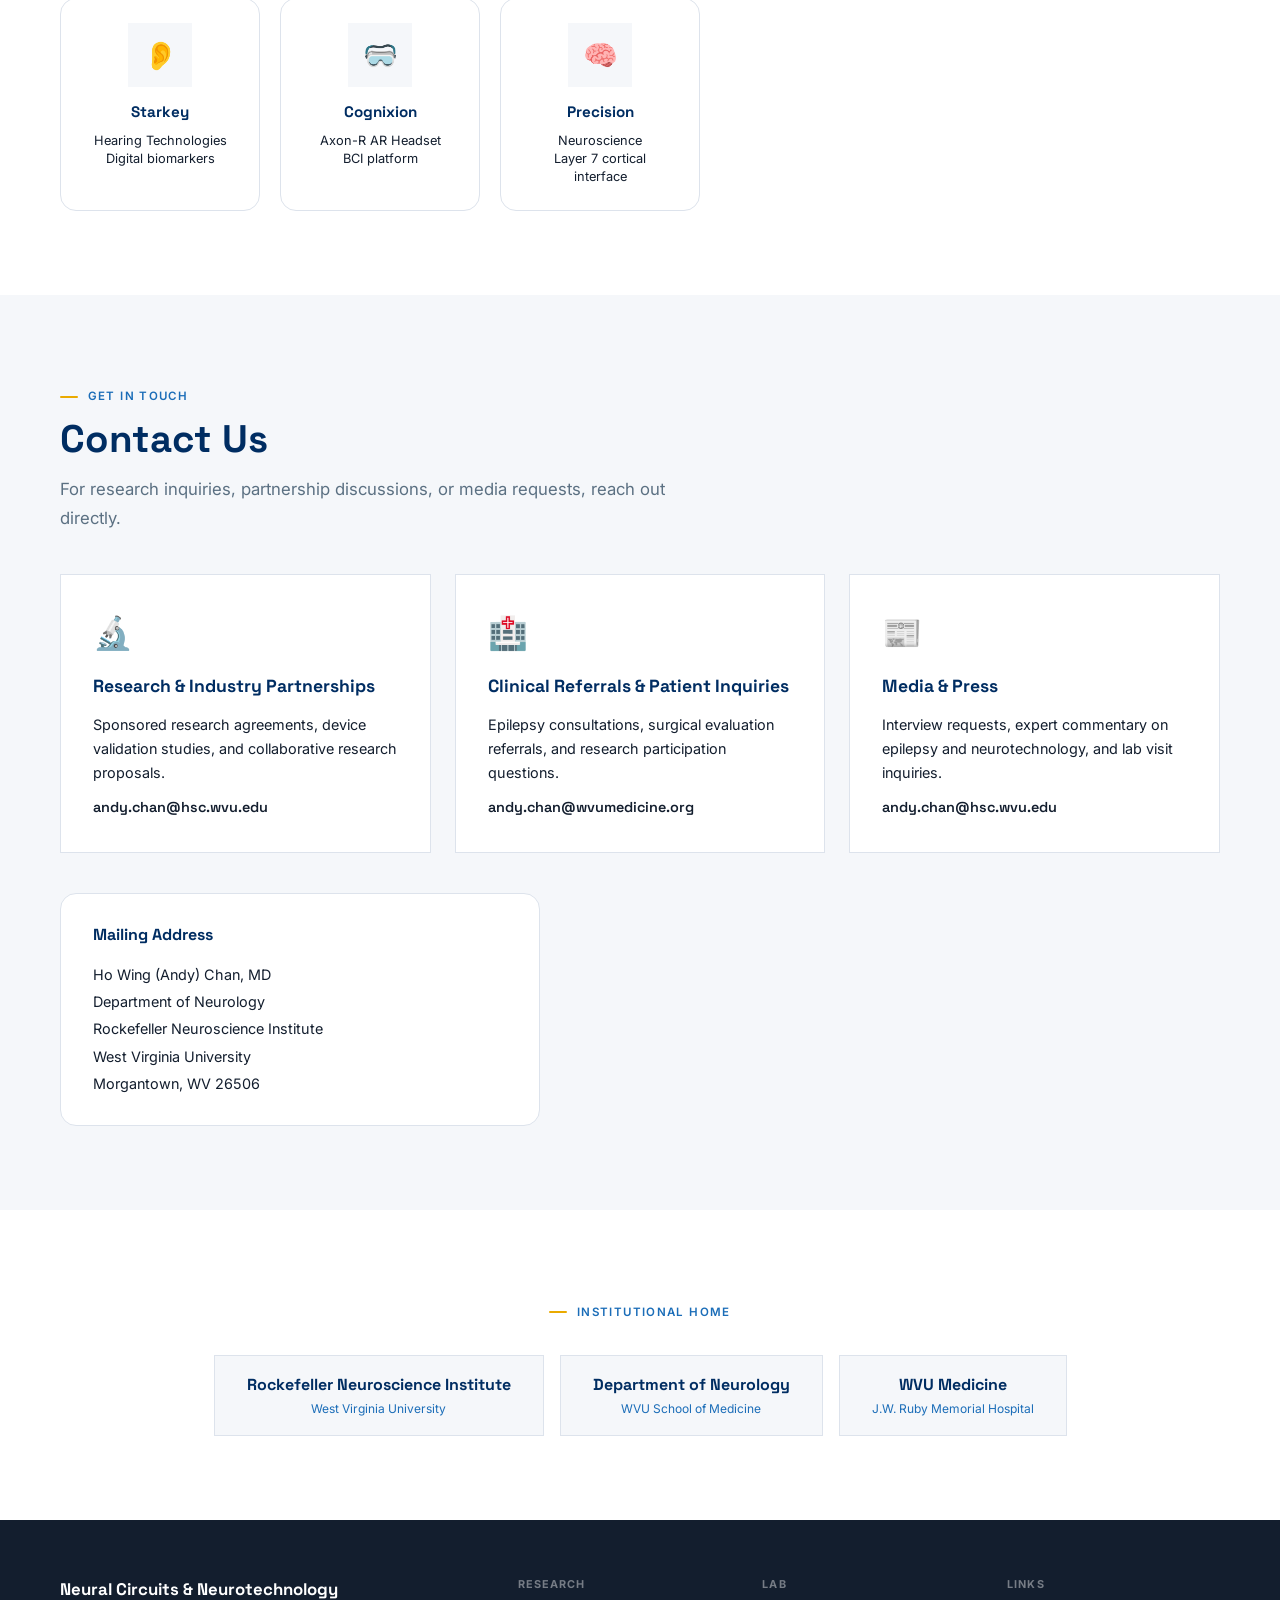
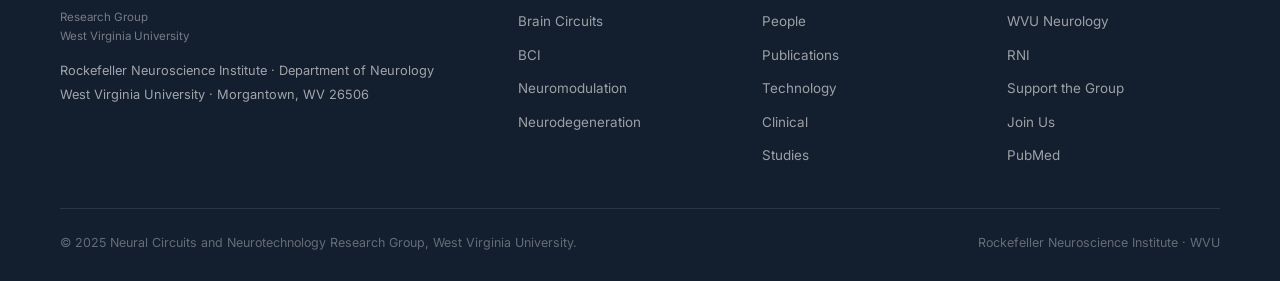
<file: support.html>
<!DOCTYPE html>
<html lang="en">
<head>
  <meta charset="UTF-8">
  <meta name="viewport" content="width=device-width, initial-scale=1.0">
  <title>Support & Partners | Neural Circuits &amp; Neurotechnology | WVU</title>
  <meta name="description" content="Current funders, institutional partners, and industry collaborators of the Neural Circuits and Neurotechnology Research Group at WVU Rockefeller Neuroscience Institute.">
  <link rel="preconnect" href="https://fonts.googleapis.com">
  <link rel="preconnect" href="https://fonts.gstatic.com" crossorigin>
  <link href="https://fonts.googleapis.com/css2?family=Space+Grotesk:wght@400;500;600;700&family=Inter:ital,wght@0,400;0,500;0,600;1,400&display=swap" rel="stylesheet">
  <link rel="stylesheet" href="style.css">
  <style>
    .contact-card {
      background: #fff;
      border: 1px solid var(--divider);
      border-radius: var(--r-xl);
      padding: 2rem;
      display: flex;
      flex-direction: column;
      gap: .75rem;
    }
    .contact-card-icon { font-size: 2rem; }
    .contact-card-title {
      font-family: var(--font-display);
      font-size: 1.1rem;
      font-weight: 700;
      color: var(--navy);
    }
    .contact-card-text {
      font-size: .9rem;
      line-height: 1.65;
      color: var(--ink);
      flex: 1;
    }
    .contact-card-email {
      font-family: var(--font-display);
      font-size: .9rem;
      font-weight: 600;
      color: var(--blue);
      text-decoration: none;
      word-break: break-all;
    }
    .contact-card-email:hover { text-decoration: underline; }

    .partner-logo-card {
      background: #fff;
      border: 1px solid var(--divider);
      border-radius: var(--r-lg);
      padding: 1.5rem 2rem;
      display: flex;
      flex-direction: column;
      align-items: center;
      text-align: center;
      gap: .5rem;
      transition: box-shadow .15s;
    }
    .partner-logo-card:hover { box-shadow: 0 4px 18px rgba(0,45,98,.09); }
    .partner-agency {
      font-family: var(--font-display);
      font-size: 1.5rem;
      font-weight: 700;
      color: var(--navy);
    }
    .partner-name {
      font-size: .8rem;
      color: var(--muted);
      line-height: 1.4;
    }
  </style>
</head>
<body>

<nav class="nav" role="navigation">
  <div class="nav-inner">
    <a href="index.html" class="nav-brand">
      <span class="nav-brand-name">Neural Circuits &amp; Neurotechnology</span>
      <span class="nav-brand-sub">Research Group · West Virginia University</span>
    </a>
    <ul class="nav-links" id="nav-links" role="list">
      <li><a href="research.html">Research</a></li>
      <li><a href="people.html">People</a></li>
      <li><a href="publications.html">Publications</a></li>
      <li><a href="technology.html">Technology</a></li>
      <li><a href="clinical.html">Clinical</a></li>
      <li><a href="studies.html">Studies</a></li>
      <li><a href="news.html">News</a></li>
      <li><a href="support.html" class="nav-support">Support</a></li>
      <li><a href="join.html" class="nav-join">Join Us</a></li>
    </ul>
    <button class="nav-toggle" id="nav-toggle" aria-label="Open menu" aria-expanded="false">
      <svg width="20" height="20" viewBox="0 0 24 24" fill="none" stroke="currentColor" stroke-width="2.2" stroke-linecap="round"><line x1="3" y1="12" x2="21" y2="12"/><line x1="3" y1="6" x2="21" y2="6"/><line x1="3" y1="18" x2="21" y2="18"/></svg>
    </button>
  </div>
</nav>

<header class="page-hero">
  <div class="wrap">
    <div class="page-hero-label">Support &amp; Partners</div>
    <h1 class="page-hero-title">Our Funders<br>&amp; Partners</h1>
    <p class="page-hero-desc">
      Our research is made possible by federal agencies, private foundations, and industry partners who share our commitment to advancing neuroscience for patients in Appalachia and beyond.
    </p>
  </div>
</header>

<!-- ── Federal funders ───────────────────────────────────────── -->
<section class="section">
  <div class="wrap">
    <div class="eyebrow">Federal Funding</div>
    <h2 class="section-title">Government Agencies</h2>

    <div style="display:grid;grid-template-columns:repeat(2,1fr);gap:1.25rem;margin-top:2rem;max-width:640px;">
      <a href="https://www.ninds.nih.gov/" target="_blank" rel="noopener" style="text-decoration:none;">
        <div class="partner-logo-card">
          <div class="partner-agency">NINDS</div>
          <div style="font-size:.7rem;font-weight:700;letter-spacing:.1em;color:var(--blue);text-transform:uppercase;">Neurological Disorders</div>
          <div class="partner-name">National Institute of Neurological Disorders &amp; Stroke<br>National Institutes of Health</div>
        </div>
      </a>
      <a href="https://www.nsf.gov/" target="_blank" rel="noopener" style="text-decoration:none;">
        <div class="partner-logo-card">
          <div class="partner-agency">NSF</div>
          <div style="font-size:.7rem;font-weight:700;letter-spacing:.1em;color:var(--blue);text-transform:uppercase;">IUCRC BRAIN Center</div>
          <div class="partner-name">National Science Foundation<br>Industry-University Cooperative Research Center</div>
        </div>
      </a>
    </div>
    <style>@media(max-width:600px){.partner-logo-card{padding:1rem;} section .wrap > div[style*="grid-template-columns:repeat(3"]{grid-template-columns:1fr!important;}}</style>
  </div>
</section>

<!-- ── Private foundations ───────────────────────────────────── -->
<section class="section alt">
  <div class="wrap">
    <div class="eyebrow">Private Foundations</div>
    <h2 class="section-title">Foundation Partners</h2>

    <div style="display:grid;grid-template-columns:1fr;gap:1.25rem;margin-top:2rem;max-width:340px;">
      <a href="https://wvuctsi.org/" target="_blank" rel="noopener" style="text-decoration:none;">
        <div class="partner-logo-card">
          <div class="partner-agency" style="font-size:1.1rem;">WVU CTSI</div>
          <div style="font-size:.7rem;font-weight:700;letter-spacing:.1em;color:var(--blue);text-transform:uppercase;">Translational Science</div>
          <div class="partner-name">WVU Clinical &amp; Translational Science Institute</div>
        </div>
      </a>
    </div>
  </div>
</section>

<!-- ── Industry partners ──────────────────────────────────────── -->
<section class="section">
  <div class="wrap">
    <div class="eyebrow">Industry</div>
    <h2 class="section-title">Industry Partners</h2>
    <p class="section-lead">We work with technology companies whose platforms intersect with our clinical research program.</p>

    <div style="display:grid;grid-template-columns:repeat(3,1fr);gap:1.25rem;margin-top:2rem;max-width:640px;">
      <div class="partner-logo-card">
        <div style="background:var(--ghost);border-radius:var(--r-md);width:64px;height:64px;display:flex;align-items:center;justify-content:center;font-size:1.75rem;margin-bottom:.25rem;">👂</div>
        <div style="font-family:var(--font-display);font-weight:700;color:var(--navy);font-size:.95rem;">Starkey</div>
        <div class="partner-name">Hearing Technologies<br>Digital biomarkers</div>
      </div>
      <div class="partner-logo-card">
        <div style="background:var(--ghost);border-radius:var(--r-md);width:64px;height:64px;display:flex;align-items:center;justify-content:center;font-size:1.75rem;margin-bottom:.25rem;">🥽</div>
        <div style="font-family:var(--font-display);font-weight:700;color:var(--navy);font-size:.95rem;">Cognixion</div>
        <div class="partner-name">Axon-R AR Headset<br>BCI platform</div>
      </div>
      <div class="partner-logo-card">
        <div style="background:var(--ghost);border-radius:var(--r-md);width:64px;height:64px;display:flex;align-items:center;justify-content:center;font-size:1.75rem;margin-bottom:.25rem;">🧠</div>
        <div style="font-family:var(--font-display);font-weight:700;color:var(--navy);font-size:.95rem;">Precision</div>
        <div class="partner-name">Neuroscience<br>Layer 7 cortical interface</div>
      </div>
    </div>
    <style>@media(max-width:600px){section .wrap > div[style*="grid-template-columns:repeat(3"]{grid-template-columns:1fr 1fr!important;}}</style>
  </div>
</section>

<!-- ── Contact ────────────────────────────────────────────────── -->
<section class="section alt">
  <div class="wrap">
    <div class="eyebrow">Get in Touch</div>
    <h2 class="section-title">Contact Us</h2>
    <p class="section-lead">For research inquiries, partnership discussions, or media requests, reach out directly.</p>

    <div style="display:grid;grid-template-columns:1fr 1fr 1fr;gap:1.5rem;margin-top:2rem;">

      <div class="contact-card">
        <div class="contact-card-icon">🔬</div>
        <div class="contact-card-title">Research &amp; Industry Partnerships</div>
        <div class="contact-card-text">Sponsored research agreements, device validation studies, and collaborative research proposals.</div>
        <a href="mailto:andy.chan@hsc.wvu.edu" class="contact-card-email">andy.chan@hsc.wvu.edu</a>
      </div>

      <div class="contact-card">
        <div class="contact-card-icon">🏥</div>
        <div class="contact-card-title">Clinical Referrals &amp; Patient Inquiries</div>
        <div class="contact-card-text">Epilepsy consultations, surgical evaluation referrals, and research participation questions.</div>
        <a href="mailto:andy.chan@wvumedicine.org" class="contact-card-email">andy.chan@wvumedicine.org</a>
      </div>

      <div class="contact-card">
        <div class="contact-card-icon">📰</div>
        <div class="contact-card-title">Media &amp; Press</div>
        <div class="contact-card-text">Interview requests, expert commentary on epilepsy and neurotechnology, and lab visit inquiries.</div>
        <a href="mailto:andy.chan@hsc.wvu.edu" class="contact-card-email">andy.chan@hsc.wvu.edu</a>
      </div>

    </div>
    <style>@media(max-width:650px){section .wrap > div[style*="grid-template-columns:1fr 1fr 1fr"]{grid-template-columns:1fr!important;}}</style>

    <!-- Address block -->
    <div style="margin-top:2.5rem;background:#fff;border:1px solid var(--divider);border-radius:var(--r-lg);padding:1.75rem 2rem;max-width:480px;">
      <div style="font-family:var(--font-display);font-weight:700;color:var(--navy);margin-bottom:.75rem;">Mailing Address</div>
      <div style="font-size:.9rem;line-height:1.9;color:var(--ink);">
        Ho Wing (Andy) Chan, MD<br>
        Department of Neurology<br>
        Rockefeller Neuroscience Institute<br>
        West Virginia University<br>
        Morgantown, WV 26506
      </div>
    </div>

  </div>
</section>

<!-- ── Institutional affiliations ─────────────────────────────── -->
<section class="section">
  <div class="wrap center">
    <div class="eyebrow">Institutional Home</div>
    <div style="display:flex;flex-wrap:wrap;gap:1rem;justify-content:center;margin-top:1.5rem;">
      <a href="https://rockefellerneuroscience.org/" target="_blank" rel="noopener" style="text-decoration:none;">
        <div style="background:var(--ghost);border:1px solid var(--divider);border-radius:var(--r-md);padding:1rem 2rem;text-align:center;">
          <div style="font-family:var(--font-display);font-weight:700;color:var(--navy);">Rockefeller Neuroscience Institute</div>
          <div style="font-size:.75rem;color:var(--muted);">West Virginia University</div>
        </div>
      </a>
      <a href="https://medicine.wvu.edu/neurology/" target="_blank" rel="noopener" style="text-decoration:none;">
        <div style="background:var(--ghost);border:1px solid var(--divider);border-radius:var(--r-md);padding:1rem 2rem;text-align:center;">
          <div style="font-family:var(--font-display);font-weight:700;color:var(--navy);">Department of Neurology</div>
          <div style="font-size:.75rem;color:var(--muted);">WVU School of Medicine</div>
        </div>
      </a>
      <a href="https://wvumedicine.org/" target="_blank" rel="noopener" style="text-decoration:none;">
        <div style="background:var(--ghost);border:1px solid var(--divider);border-radius:var(--r-md);padding:1rem 2rem;text-align:center;">
          <div style="font-family:var(--font-display);font-weight:700;color:var(--navy);">WVU Medicine</div>
          <div style="font-size:.75rem;color:var(--muted);">J.W. Ruby Memorial Hospital</div>
        </div>
      </a>
    </div>
  </div>
</section>

<footer class="footer">
  <div class="wrap">
    <div class="footer-grid">
      <div><div class="footer-brand-name">Neural Circuits &amp; Neurotechnology</div><div class="footer-brand-sub">Research Group<br>West Virginia University</div><div class="footer-addr">Rockefeller Neuroscience Institute · Department of Neurology<br>West Virginia University · Morgantown, WV 26506</div></div>
      <div><div class="footer-col-head">Research</div><ul class="footer-links"><li><a href="research.html#circuits">Brain Circuits</a></li><li><a href="research.html#bci">BCI</a></li><li><a href="research.html#neuromod">Neuromodulation</a></li><li><a href="research.html#neurodegeneration">Neurodegeneration</a></li></ul></div>
      <div><div class="footer-col-head">Lab</div><ul class="footer-links"><li><a href="people.html">People</a></li><li><a href="publications.html">Publications</a></li><li><a href="technology.html">Technology</a></li><li><a href="clinical.html">Clinical</a></li><li><a href="studies.html">Studies</a></li></ul></div>
      <div><div class="footer-col-head">Links</div><ul class="footer-links"><li><a href="https://medicine.wvu.edu/neurology/" target="_blank" rel="noopener">WVU Neurology</a></li><li><a href="https://rockefellerneuroscience.org/" target="_blank" rel="noopener">RNI</a></li><li><a href="support.html">Support the Group</a></li><li><a href="join.html">Join Us</a></li><li><a href="https://pubmed.ncbi.nlm.nih.gov/?term=Ho+Wing+Chan+epilepsy" target="_blank" rel="noopener">PubMed</a></li></ul></div>
    </div>
    <div class="footer-bottom">
      <div class="footer-copy">© 2025 Neural Circuits and Neurotechnology Research Group, West Virginia University.</div>
      <div class="footer-rni">Rockefeller Neuroscience Institute · WVU</div>
    </div>
  </div>
</footer>

<script src="nav.js"></script>
</body>
</html>
</file>
<file: style.css>
/* ============================================================
   CHAN LAB  —  Neural Circuits & Neurotechnology Laboratory
   West Virginia University, Rockefeller Neuroscience Institute
   style.css
   ============================================================ */

@import url('https://fonts.googleapis.com/css2?family=Space+Grotesk:wght@400;500;600;700&family=Inter:ital,wght@0,400;0,500;0,600;1,400&display=swap');

/* ── Variables ─────────────────────────────────────────────── */
:root {
  --navy:        #002D62;
  --navy-dark:   #001A3A;
  --circuit:     #1B6DB8;
  --circuit-lt:  #4A91D9;
  --circuit-pale:#E6F0FA;
  --gold:        #EAAA00;
  --gold-dim:    #C99300;
  --white:       #FFFFFF;
  --ghost:       #F5F7FA;
  --ink:         #131E2E;
  --steel:       #5B7082;
  --divider:     #DDE3EC;
  --success:     #1E7A4A;
  --success-bg:  #E7F4ED;

  --font-display: 'Space Grotesk', system-ui, sans-serif;
  --font-body:    'Inter', -apple-system, system-ui, sans-serif;

  --nav-h:     68px;
  --r:         8px;
  --r-lg:      16px;
  --max-w:     1160px;
  --section-y: 84px;

  --sh-sm: 0 1px 4px rgba(0,0,0,.06);
  --sh:    0 4px 18px rgba(0,0,0,.09);
  --sh-lg: 0 14px 44px rgba(0,0,0,.13);
  --ease:  0.22s cubic-bezier(.4,0,.2,1);
}

/* ── Reset ──────────────────────────────────────────────────── */
*, *::before, *::after { box-sizing: border-box; margin: 0; padding: 0; }
html { scroll-behavior: smooth; font-size: 16px; }
body {
  font-family: var(--font-body);
  color: var(--ink);
  background: var(--white);
  line-height: 1.65;
  -webkit-font-smoothing: antialiased;
}
img { display: block; max-width: 100%; }
a { color: var(--circuit); text-decoration: none; transition: color var(--ease); }
a:hover { color: var(--navy); }
ul { list-style: none; }
button { font-family: inherit; }

/* ── Layout helpers ─────────────────────────────────────────── */
.wrap    { width: min(var(--max-w), 100% - 2.5rem); margin-inline: auto; }
.section { padding: var(--section-y) 0; }
.alt     { background: var(--ghost); }
.center  { text-align: center; }

/* ── Typography ─────────────────────────────────────────────── */
.eyebrow {
  display: inline-flex;
  align-items: center;
  gap: .6rem;
  font-family: var(--font-body);
  font-size: .72rem;
  font-weight: 600;
  letter-spacing: .12em;
  text-transform: uppercase;
  color: var(--circuit);
  margin-bottom: .6rem;
}
.eyebrow::before {
  content: '';
  display: inline-block;
  width: 18px;
  height: 2px;
  background: var(--gold);
  border-radius: 2px;
  flex-shrink: 0;
}
.section-title {
  font-family: var(--font-display);
  font-size: clamp(1.75rem, 3vw, 2.6rem);
  font-weight: 700;
  color: var(--navy);
  line-height: 1.18;
  margin-bottom: .85rem;
}
.section-lead {
  font-size: 1.05rem;
  color: var(--steel);
  line-height: 1.78;
  max-width: 620px;
  margin-bottom: 2.5rem;
}
.section-lead.wide { max-width: 800px; }
.center .section-lead { margin-inline: auto; }

/* ── Nav ────────────────────────────────────────────────────── */
.nav {
  position: fixed;
  inset: 0 0 auto;
  z-index: 900;
  height: var(--nav-h);
  background: rgba(255,255,255,.97);
  backdrop-filter: blur(12px);
  -webkit-backdrop-filter: blur(12px);
  border-bottom: 1px solid var(--divider);
  box-shadow: var(--sh-sm);
}
.nav-inner {
  display: flex;
  align-items: center;
  justify-content: space-between;
  height: 100%;
  width: min(var(--max-w), 100% - 2.5rem);
  margin-inline: auto;
}
.nav-brand { display: flex; flex-direction: column; gap: 1px; text-decoration: none; }
.nav-brand-name {
  font-family: var(--font-display);
  font-size: 1.05rem;
  font-weight: 700;
  color: var(--navy);
  letter-spacing: -.01em;
  line-height: 1;
}
.nav-brand-sub {
  font-size: .62rem;
  font-weight: 500;
  color: var(--steel);
  letter-spacing: .06em;
  text-transform: uppercase;
}
.nav-links {
  display: flex;
  align-items: center;
  gap: .2rem;
}
.nav-links a {
  display: block;
  padding: .42rem .9rem;
  font-size: .85rem;
  font-weight: 500;
  color: var(--ink);
  border-radius: var(--r);
  transition: all var(--ease);
}
.nav-links a:hover,
.nav-links a.active {
  background: var(--circuit-pale);
  color: var(--navy);
}
.nav-links a.active { font-weight: 600; }
.nav-links .nav-join {
  background: var(--navy);
  color: var(--white) !important;
  border-radius: var(--r);
  padding: .42rem 1.1rem;
  font-weight: 600;
  transition: background var(--ease);
}
.nav-links .nav-join:hover {
  background: var(--circuit);
  color: var(--white);
}
.nav-links .nav-support {
  background: var(--gold);
  color: var(--navy) !important;
  border-radius: var(--r);
  padding: .42rem 1.1rem;
  font-weight: 700;
  transition: background var(--ease), opacity var(--ease);
}
.nav-links .nav-support:hover {
  opacity: .88;
  color: var(--navy);
}

/* ── Funder pill (Bridi-style) ───────────────────────────────── */
.funder-pill {
  display: inline-flex;
  align-items: center;
  gap: .6rem;
  padding: .55rem 1rem;
  background: var(--ghost);
  border: 1.5px solid var(--divider);
  border-radius: var(--r-lg);
  text-decoration: none;
  transition: border-color .15s, box-shadow .15s;
}
.funder-pill:hover {
  border-color: var(--blue);
  box-shadow: 0 2px 12px rgba(27,109,184,.12);
}
.funder-pill-agency {
  font-family: var(--font-display);
  font-size: .7rem;
  font-weight: 700;
  letter-spacing: .1em;
  text-transform: uppercase;
  background: var(--navy);
  color: #fff;
  border-radius: 4px;
  padding: .15rem .45rem;
  flex-shrink: 0;
}
.funder-pill-name {
  font-family: var(--font-display);
  font-size: .8rem;
  font-weight: 600;
  color: var(--navy);
  line-height: 1.25;
}

.nav-toggle {
  display: none;
  background: none;
  border: 2px solid var(--divider);
  border-radius: var(--r);
  cursor: pointer;
  padding: .4rem .55rem;
  color: var(--navy);
  font-size: 1.1rem;
  line-height: 1;
}

/* ── Hero ───────────────────────────────────────────────────── */
.hero {
  position: relative;
  min-height: 100svh;
  display: flex;
  align-items: center;
  background: var(--navy-dark);
  overflow: hidden;
  padding-top: var(--nav-h);
}
#neural-canvas {
  position: absolute;
  inset: 0;
  width: 100%;
  height: 100%;
  opacity: .45;
}
.hero-glow {
  position: absolute;
  inset: 0;
  background:
    radial-gradient(ellipse 60% 60% at 25% 65%, rgba(27,109,184,.55) 0%, transparent 65%),
    radial-gradient(ellipse 40% 50% at 80% 20%, rgba(74,145,217,.25) 0%, transparent 55%);
  pointer-events: none;
}
.hero-content {
  position: relative;
  z-index: 2;
  color: var(--white);
  padding: 4rem 0;
}
.hero-eyebrow {
  display: inline-flex;
  align-items: center;
  gap: .7rem;
  font-size: .72rem;
  font-weight: 600;
  letter-spacing: .14em;
  text-transform: uppercase;
  color: rgba(255,255,255,.55);
  margin-bottom: 1.4rem;
}
.hero-eyebrow::before {
  content: '';
  display: inline-block;
  width: 22px;
  height: 2px;
  background: var(--gold);
  flex-shrink: 0;
}
.hero-title {
  font-family: var(--font-display);
  font-size: clamp(2.4rem, 5.5vw, 5rem);
  font-weight: 700;
  line-height: 1.07;
  letter-spacing: -.02em;
  margin-bottom: 1.4rem;
  max-width: 820px;
}
.hero-title mark {
  background: none;
  color: var(--gold);
}
.hero-tag {
  font-size: clamp(1rem, 2vw, 1.2rem);
  color: rgba(255,255,255,.78);
  max-width: 560px;
  line-height: 1.72;
  margin-bottom: 2.4rem;
}
.hero-pills {
  display: flex;
  flex-wrap: wrap;
  gap: .65rem;
  margin-bottom: 2.8rem;
}
.pill {
  display: inline-flex;
  align-items: center;
  gap: .45rem;
  padding: .45rem 1rem;
  background: rgba(255,255,255,.1);
  border: 1px solid rgba(255,255,255,.2);
  border-radius: 100px;
  font-size: .78rem;
  font-weight: 500;
  color: rgba(255,255,255,.88);
  cursor: default;
  transition: all var(--ease);
  text-decoration: none;
}
.pill:hover {
  background: rgba(255,255,255,.18);
  color: var(--white);
  border-color: rgba(255,255,255,.4);
}
.pill svg { width: 13px; height: 13px; flex-shrink: 0; }
.hero-btns { display: flex; gap: 1rem; flex-wrap: wrap; }

/* ── Buttons ─────────────────────────────────────────────────── */
.btn {
  display: inline-flex;
  align-items: center;
  gap: .5rem;
  padding: .72rem 1.55rem;
  font-family: var(--font-body);
  font-size: .88rem;
  font-weight: 600;
  border-radius: var(--r);
  border: 2px solid transparent;
  cursor: pointer;
  text-decoration: none;
  transition: all var(--ease);
}
.btn-gold {
  background: var(--gold);
  color: var(--navy-dark);
  border-color: var(--gold);
}
.btn-gold:hover {
  background: var(--gold-dim);
  border-color: var(--gold-dim);
  color: var(--navy-dark);
  transform: translateY(-1px);
  box-shadow: 0 6px 20px rgba(234,170,0,.35);
}
.btn-outline {
  background: transparent;
  color: var(--white);
  border-color: rgba(255,255,255,.38);
}
.btn-outline:hover {
  background: rgba(255,255,255,.1);
  border-color: rgba(255,255,255,.65);
  color: var(--white);
}
.btn-navy {
  background: var(--navy);
  color: var(--white);
  border-color: var(--navy);
}
.btn-navy:hover {
  background: var(--circuit);
  border-color: var(--circuit);
  color: var(--white);
  transform: translateY(-1px);
}
.btn-border {
  background: transparent;
  color: var(--navy);
  border-color: var(--navy);
}
.btn-border:hover {
  background: var(--navy);
  color: var(--white);
}
.btn-sm {
  padding: .5rem 1.1rem;
  font-size: .82rem;
}

/* ── Page Hero (interior pages) ─────────────────────────────── */
.page-hero {
  background: linear-gradient(140deg, var(--navy-dark) 0%, var(--circuit) 100%);
  padding: calc(var(--nav-h) + 3.5rem) 0 3rem;
  color: var(--white);
  position: relative;
  overflow: hidden;
}
.page-hero::after {
  content: '';
  position: absolute;
  inset: 0;
  background: url("data:image/svg+xml,%3Csvg width='60' height='60' viewBox='0 0 60 60' xmlns='http://www.w3.org/2000/svg'%3E%3Cg fill='none' fill-rule='evenodd'%3E%3Cg fill='%23ffffff' fill-opacity='0.03'%3E%3Cpath d='M36 34v-4h-2v4h-4v2h4v4h2v-4h4v-2h-4zm0-30V0h-2v4h-4v2h4v4h2V6h4V4h-4zM6 34v-4H4v4H0v2h4v4h2v-4h4v-2H6zM6 4V0H4v4H0v2h4v4h2V6h4V4H6z'/%3E%3C/g%3E%3C/g%3E%3C/svg%3E");
  pointer-events: none;
}
.page-hero-label {
  font-size: .72rem;
  font-weight: 600;
  letter-spacing: .14em;
  text-transform: uppercase;
  color: var(--gold);
  margin-bottom: .7rem;
}
.page-hero-title {
  font-family: var(--font-display);
  font-size: clamp(2rem, 4.5vw, 3.5rem);
  font-weight: 700;
  line-height: 1.12;
  margin-bottom: .9rem;
}
.page-hero-desc {
  font-size: 1rem;
  color: rgba(255,255,255,.78);
  max-width: 560px;
  line-height: 1.75;
}

/* ── Stats Banner ───────────────────────────────────────────── */
.stats-bar {
  background: var(--navy);
  color: var(--white);
  padding: 3rem 0;
}
.stats-grid {
  display: grid;
  grid-template-columns: repeat(4, 1fr);
  gap: 1.5rem;
  text-align: center;
}
.stat-num {
  font-family: var(--font-display);
  font-size: 2.6rem;
  font-weight: 700;
  color: var(--gold);
  line-height: 1;
  margin-bottom: .4rem;
}
.stat-label {
  font-size: .78rem;
  color: rgba(255,255,255,.6);
  text-transform: uppercase;
  letter-spacing: .08em;
  font-weight: 500;
}

/* ── Research Cards ─────────────────────────────────────────── */
.card-grid {
  display: grid;
  grid-template-columns: repeat(auto-fit, minmax(265px, 1fr));
  gap: 1.5rem;
}
.rcard {
  background: var(--white);
  border-radius: var(--r-lg);
  border: 1px solid var(--divider);
  padding: 1.8rem 1.75rem 2rem;
  position: relative;
  overflow: hidden;
  transition: all var(--ease);
  text-decoration: none;
  color: inherit;
  display: block;
}
.rcard::before {
  content: '';
  position: absolute;
  left: 0; top: 0; bottom: 0;
  width: 4px;
  background: linear-gradient(to bottom, var(--navy), var(--circuit-lt));
  opacity: 0;
  transition: opacity var(--ease);
}
.rcard:hover {
  transform: translateY(-4px);
  box-shadow: var(--sh-lg);
  border-color: transparent;
}
.rcard:hover::before { opacity: 1; }
.rcard-icon {
  width: 46px;
  height: 46px;
  background: var(--circuit-pale);
  border-radius: var(--r);
  display: flex;
  align-items: center;
  justify-content: center;
  margin-bottom: 1.2rem;
  font-size: 1.3rem;
}
.rcard-title {
  font-family: var(--font-display);
  font-size: 1.15rem;
  font-weight: 700;
  color: var(--navy);
  margin-bottom: .55rem;
  line-height: 1.25;
}
.rcard-desc {
  font-size: .88rem;
  color: var(--steel);
  line-height: 1.7;
  margin-bottom: 1.25rem;
}
.tag-row { display: flex; flex-wrap: wrap; gap: .4rem; }
.tag {
  font-size: .68rem;
  font-weight: 500;
  padding: .22rem .65rem;
  background: var(--ghost);
  color: var(--steel);
  border-radius: 100px;
  border: 1px solid var(--divider);
}

/* ── Research Detail Pages ──────────────────────────────────── */
.theme-block {
  display: grid;
  grid-template-columns: 1fr 2fr;
  gap: 3rem;
  padding: 2.5rem 0;
  border-bottom: 1px solid var(--divider);
  align-items: start;
}
.theme-block:last-child { border-bottom: none; }
.theme-num {
  font-family: var(--font-display);
  font-size: 4rem;
  font-weight: 700;
  color: var(--divider);
  line-height: 1;
  margin-bottom: .5rem;
}
.theme-label {
  font-family: var(--font-display);
  font-size: 1.4rem;
  font-weight: 700;
  color: var(--navy);
  margin-bottom: 1rem;
}
.theme-text {
  font-size: .95rem;
  color: var(--steel);
  line-height: 1.8;
  margin-bottom: 1.25rem;
}
.topic-list {
  display: flex;
  flex-direction: column;
  gap: .6rem;
}
.topic-item {
  display: flex;
  align-items: flex-start;
  gap: .75rem;
  font-size: .9rem;
  color: var(--ink);
  line-height: 1.5;
}
.topic-item::before {
  content: '';
  width: 6px;
  height: 6px;
  border-radius: 50%;
  background: var(--circuit);
  flex-shrink: 0;
  margin-top: .6rem;
}

/* ── People ─────────────────────────────────────────────────── */
.people-section-title {
  font-family: var(--font-display);
  font-size: 1.2rem;
  font-weight: 700;
  color: var(--navy);
  border-bottom: 2px solid var(--circuit-pale);
  padding-bottom: .65rem;
  margin: 2.5rem 0 1.5rem;
}
.people-grid {
  display: grid;
  grid-template-columns: repeat(auto-fill, minmax(180px, 1fr));
  gap: 1.5rem;
}
.person-card {
  text-align: center;
  padding: 1.4rem 1rem 1.2rem;
  border-radius: var(--r-lg);
  border: 1px solid transparent;
  transition: all var(--ease);
}
.person-card:hover {
  background: var(--ghost);
  border-color: var(--divider);
  transform: translateY(-2px);
}
.avatar {
  width: 96px;
  height: 96px;
  border-radius: 50%;
  margin: 0 auto .9rem;
  background: linear-gradient(135deg, var(--circuit-pale), var(--navy));
  border: 3px solid var(--white);
  box-shadow: 0 0 0 2px var(--divider);
  display: flex;
  align-items: center;
  justify-content: center;
  font-family: var(--font-display);
  font-size: 1.6rem;
  font-weight: 700;
  color: var(--navy);
  overflow: hidden;
}
.avatar img { width: 100%; height: 100%; object-fit: cover; }
.avatar-lg { width: 130px; height: 130px; font-size: 2.1rem; }
.person-name {
  font-family: var(--font-display);
  font-size: .95rem;
  font-weight: 700;
  color: var(--navy);
  margin-bottom: .2rem;
}
.person-role { font-size: .78rem; color: var(--steel); line-height: 1.45; }
.person-tag {
  display: inline-block;
  margin-top: .55rem;
  font-size: .65rem;
  font-weight: 600;
  text-transform: uppercase;
  letter-spacing: .07em;
  padding: .2rem .6rem;
  background: var(--circuit-pale);
  color: var(--circuit);
  border-radius: 100px;
}
.collab-grid {
  display: grid;
  grid-template-columns: repeat(auto-fill, minmax(220px, 1fr));
  gap: 1rem;
  margin-top: 1.5rem;
}
.collab-card {
  padding: 1.1rem 1.25rem;
  border: 1px solid var(--divider);
  border-radius: var(--r);
  transition: all var(--ease);
}
.collab-card:hover {
  border-color: var(--circuit-pale);
  box-shadow: var(--sh-sm);
}
.collab-name {
  font-size: .9rem;
  font-weight: 600;
  color: var(--navy);
  margin-bottom: .2rem;
}
.collab-inst {
  font-size: .78rem;
  color: var(--steel);
  line-height: 1.5;
}

/* ── Publications ───────────────────────────────────────────── */
.pub-controls {
  display: flex;
  gap: 1rem;
  align-items: center;
  margin-bottom: 2rem;
  flex-wrap: wrap;
}
.pub-search {
  flex: 1;
  min-width: 220px;
  padding: .6rem 1rem;
  border: 1.5px solid var(--divider);
  border-radius: var(--r);
  font-family: var(--font-body);
  font-size: .9rem;
  color: var(--ink);
  background: var(--white);
  transition: border-color var(--ease);
}
.pub-search:focus {
  outline: none;
  border-color: var(--circuit);
}
.pub-year-group { margin-bottom: 2.75rem; }
.pub-year-header {
  font-family: var(--font-display);
  font-size: 1.6rem;
  font-weight: 700;
  color: var(--navy);
  padding-bottom: .7rem;
  border-bottom: 2px solid var(--circuit-pale);
  margin-bottom: 1.25rem;
}
.pub-item {
  padding: 1rem 0 1.05rem;
  border-bottom: 1px solid var(--ghost);
  display: grid;
  grid-template-columns: 1fr auto;
  gap: 1rem;
  align-items: start;
}
.pub-item:last-child { border-bottom: none; }
.pub-title {
  font-size: .95rem;
  font-weight: 600;
  color: var(--navy);
  margin-bottom: .3rem;
  line-height: 1.5;
}
.pub-title a { color: var(--navy); }
.pub-title a:hover { color: var(--circuit); }
.pub-authors { font-size: .82rem; color: var(--steel); margin-bottom: .25rem; }
.pub-authors strong { color: var(--circuit); font-weight: 600; }
.pub-journal { font-size: .8rem; color: #7A8A9A; }
.pub-pmid-btn {
  display: inline-flex;
  align-items: center;
  gap: .35rem;
  padding: .35rem .8rem;
  background: var(--ghost);
  border: 1px solid var(--divider);
  border-radius: var(--r);
  font-size: .72rem;
  font-weight: 600;
  color: var(--circuit);
  white-space: nowrap;
  transition: all var(--ease);
  text-decoration: none;
}
.pub-pmid-btn:hover {
  background: var(--circuit-pale);
  border-color: var(--circuit);
  color: var(--circuit);
}
.pub-loading {
  text-align: center;
  padding: 4rem;
  color: var(--steel);
}
.spinner {
  width: 36px;
  height: 36px;
  border-radius: 50%;
  border: 3px solid var(--divider);
  border-top-color: var(--circuit);
  animation: spin .7s linear infinite;
  margin: 1rem auto 0;
}
@keyframes spin { to { transform: rotate(360deg); } }
.pub-notice {
  padding: 1rem 1.25rem;
  background: var(--ghost);
  border-left: 4px solid var(--circuit);
  border-radius: 0 var(--r) var(--r) 0;
  font-size: .85rem;
  color: var(--steel);
  margin-bottom: 1.5rem;
}

/* ── Technology ─────────────────────────────────────────────── */
.tech-feature {
  display: grid;
  grid-template-columns: 1fr 1fr;
  gap: 3.5rem;
  align-items: center;
  padding: 3rem 0;
  border-bottom: 1px solid var(--divider);
}
.tech-feature:last-of-type { border-bottom: none; }
.tech-feature.reverse { direction: rtl; }
.tech-feature.reverse > * { direction: ltr; }
.tech-visual {
  border-radius: var(--r-lg);
  aspect-ratio: 4/3;
  display: flex;
  align-items: center;
  justify-content: center;
  font-size: 5rem;
  position: relative;
  overflow: hidden;
  background: linear-gradient(135deg, var(--navy) 0%, var(--circuit) 100%);
}
.tech-visual::after {
  content: '';
  position: absolute;
  inset: 0;
  background: radial-gradient(circle at 25% 25%, rgba(255,255,255,.12) 0%, transparent 60%);
}
.tech-visual-label {
  position: absolute;
  bottom: 1rem;
  left: 1rem;
  right: 1rem;
  font-size: .75rem;
  font-weight: 600;
  color: rgba(255,255,255,.7);
  text-transform: uppercase;
  letter-spacing: .1em;
  z-index: 2;
}
.tech-visual-img {
  position: absolute;
  inset: 0;
  width: 100%;
  height: 100%;
  object-fit: cover;
  z-index: 1;
}
.tech-badge {
  font-size: .7rem;
  font-weight: 700;
  letter-spacing: .1em;
  text-transform: uppercase;
  color: var(--circuit);
  margin-bottom: .5rem;
}
.tech-name {
  font-family: var(--font-display);
  font-size: 1.8rem;
  font-weight: 700;
  color: var(--navy);
  margin-bottom: .9rem;
  line-height: 1.15;
}
.tech-text {
  font-size: .95rem;
  color: var(--steel);
  line-height: 1.78;
  margin-bottom: 1.4rem;
}
.spec-list {
  display: flex;
  flex-direction: column;
  gap: .55rem;
  margin-bottom: 1.5rem;
}
.spec-item {
  display: flex;
  gap: .7rem;
  font-size: .88rem;
  color: var(--ink);
  line-height: 1.5;
  align-items: flex-start;
}
.spec-item::before {
  content: '';
  width: 6px;
  height: 6px;
  background: var(--gold);
  border-radius: 50%;
  flex-shrink: 0;
  margin-top: .65rem;
}
.future-grid {
  display: grid;
  grid-template-columns: repeat(auto-fit, minmax(240px, 1fr));
  gap: 1.25rem;
  margin-top: 1.5rem;
}
.future-card {
  background: var(--white);
  border: 1px solid var(--divider);
  border-radius: var(--r-lg);
  padding: 1.5rem;
  transition: all var(--ease);
}
.future-card:hover {
  border-color: var(--circuit-lt);
  box-shadow: var(--sh);
  transform: translateY(-2px);
}
.future-card-icon { font-size: 1.75rem; margin-bottom: .75rem; }
.future-card-title {
  font-family: var(--font-display);
  font-size: 1rem;
  font-weight: 700;
  color: var(--navy);
  margin-bottom: .4rem;
}
.future-card-text { font-size: .83rem; color: var(--steel); line-height: 1.65; }

/* ── Clinical ───────────────────────────────────────────────── */
.clinical-grid {
  display: grid;
  grid-template-columns: repeat(auto-fit, minmax(255px, 1fr));
  gap: 1.5rem;
  margin-top: 2rem;
}
.clin-card {
  background: var(--white);
  border: 1px solid var(--divider);
  border-radius: var(--r-lg);
  padding: 1.75rem;
  transition: all var(--ease);
  position: relative;
  overflow: hidden;
}
.clin-card::after {
  content: '';
  position: absolute;
  top: 0; left: 0; right: 0;
  height: 3px;
  background: linear-gradient(to right, var(--navy), var(--circuit-lt));
  transform: scaleX(0);
  transform-origin: left;
  transition: transform var(--ease);
}
.clin-card:hover {
  transform: translateY(-3px);
  box-shadow: var(--sh);
}
.clin-card:hover::after { transform: scaleX(1); }
.clin-icon { font-size: 2rem; margin-bottom: .9rem; }
.clin-title {
  font-family: var(--font-display);
  font-size: 1rem;
  font-weight: 700;
  color: var(--navy);
  margin-bottom: .5rem;
}
.clin-text { font-size: .875rem; color: var(--steel); line-height: 1.68; }
.differentiator {
  background: linear-gradient(135deg, var(--navy-dark) 0%, var(--circuit) 100%);
  border-radius: var(--r-lg);
  color: var(--white);
  padding: 2.5rem 2rem;
  margin-top: 3rem;
  display: grid;
  grid-template-columns: 1fr 1fr;
  gap: 2rem;
  align-items: center;
}
.diff-title {
  font-family: var(--font-display);
  font-size: 1.5rem;
  font-weight: 700;
  margin-bottom: .8rem;
}
.diff-text { font-size: .9rem; color: rgba(255,255,255,.8); line-height: 1.75; }
.diff-stats {
  display: grid;
  grid-template-columns: 1fr 1fr;
  gap: 1.25rem;
}
.diff-stat-num {
  font-family: var(--font-display);
  font-size: 2.2rem;
  font-weight: 700;
  color: var(--gold);
  line-height: 1;
}
.diff-stat-label { font-size: .75rem; color: rgba(255,255,255,.65); margin-top: .3rem; line-height: 1.45; }

/* ── Join ───────────────────────────────────────────────────── */
.join-grid {
  display: grid;
  grid-template-columns: repeat(auto-fit, minmax(285px, 1fr));
  gap: 1.5rem;
  margin-top: 2rem;
}
.join-card {
  background: var(--white);
  border: 2px solid var(--divider);
  border-radius: var(--r-lg);
  padding: 2rem 1.75rem;
  transition: all var(--ease);
}
.join-card:hover {
  border-color: var(--circuit);
  transform: translateY(-3px);
  box-shadow: var(--sh);
}
.join-who {
  font-size: .7rem;
  font-weight: 700;
  letter-spacing: .12em;
  text-transform: uppercase;
  color: var(--circuit);
  margin-bottom: .5rem;
}
.join-title {
  font-family: var(--font-display);
  font-size: 1.15rem;
  font-weight: 700;
  color: var(--navy);
  margin-bottom: .75rem;
}
.join-desc { font-size: .875rem; color: var(--steel); line-height: 1.7; margin-bottom: 1.3rem; }
.join-reqs {
  display: flex;
  flex-direction: column;
  gap: .4rem;
  margin-bottom: 1.5rem;
  padding-left: 0;
}
.join-req {
  font-size: .82rem;
  color: var(--ink);
  display: flex;
  align-items: flex-start;
  gap: .6rem;
  line-height: 1.5;
}
.join-req::before {
  content: '✓';
  color: var(--success);
  font-weight: 700;
  flex-shrink: 0;
}
.contact-box {
  background: var(--navy);
  color: var(--white);
  border-radius: var(--r-lg);
  padding: 2.5rem 2rem;
  margin-top: 3rem;
  text-align: center;
}
.contact-box h3 {
  font-family: var(--font-display);
  font-size: 1.5rem;
  font-weight: 700;
  margin-bottom: .75rem;
}
.contact-box p { color: rgba(255,255,255,.78); margin-bottom: 1.5rem; font-size: .95rem; max-width: 480px; margin-inline: auto; }
.contact-box a { color: var(--gold); font-weight: 600; }
.contact-box a:hover { color: #fff; }

/* ── News ───────────────────────────────────────────────────── */
.news-filters {
  display: flex;
  gap: .5rem;
  flex-wrap: wrap;
  margin-bottom: 2rem;
}
.filter-btn {
  padding: .38rem 1rem;
  border-radius: 100px;
  border: 1.5px solid var(--divider);
  background: var(--white);
  font-size: .78rem;
  font-weight: 500;
  color: var(--steel);
  cursor: pointer;
  transition: all var(--ease);
}
.filter-btn:hover, .filter-btn.on {
  background: var(--navy);
  border-color: var(--navy);
  color: var(--white);
}
.news-list { display: flex; flex-direction: column; gap: 1.25rem; }
.news-item {
  display: grid;
  grid-template-columns: 90px 1fr;
  gap: 1.5rem;
  padding: 1.4rem 1.5rem;
  background: var(--white);
  border: 1px solid var(--divider);
  border-radius: var(--r-lg);
  transition: all var(--ease);
}
.news-item:hover {
  border-color: var(--circuit-pale);
  box-shadow: var(--sh);
  transform: translateX(3px);
}
.news-date { text-align: center; padding-top: .2rem; }
.news-month { font-size: .68rem; font-weight: 700; text-transform: uppercase; letter-spacing: .08em; color: var(--circuit); }
.news-day { font-family: var(--font-display); font-size: 2rem; font-weight: 700; color: var(--navy); line-height: 1; }
.news-year { font-size: .68rem; color: var(--steel); }
.nbadge {
  display: inline-block;
  font-size: .63rem;
  font-weight: 700;
  text-transform: uppercase;
  letter-spacing: .06em;
  padding: .18rem .6rem;
  border-radius: 100px;
  margin-bottom: .5rem;
}
.nb-grant  { background: var(--success-bg); color: var(--success); }
.nb-paper  { background: var(--circuit-pale); color: var(--circuit); }
.nb-award  { background: #FFF8E1; color: #9A6800; }
.nb-press  { background: #F4E8FB; color: #6A0FAD; }
.nb-event  { background: #FDE9E6; color: #9B2C10; }
.nb-people { background: #E6FBF0; color: #0E7A3E; }
.news-title { font-size: .95rem; font-weight: 600; color: var(--navy); margin-bottom: .35rem; line-height: 1.45; }
.news-desc { font-size: .85rem; color: var(--steel); line-height: 1.62; }

/* ── Footer ─────────────────────────────────────────────────── */
.footer {
  background: var(--ink);
  color: rgba(255,255,255,.6);
  padding: 3.5rem 0 1.75rem;
}
.footer-grid {
  display: grid;
  grid-template-columns: 2fr 1fr 1fr 1fr;
  gap: 2rem;
  margin-bottom: 2.5rem;
}
.footer-brand-name {
  font-family: var(--font-display);
  font-size: 1.05rem;
  font-weight: 700;
  color: var(--white);
  margin-bottom: .3rem;
}
.footer-brand-sub {
  font-size: .72rem;
  color: rgba(255,255,255,.42);
  line-height: 1.6;
  margin-bottom: .85rem;
}
.footer-addr { font-size: .8rem; line-height: 1.9; }
.footer-col-head {
  font-size: .68rem;
  font-weight: 700;
  letter-spacing: .1em;
  text-transform: uppercase;
  color: rgba(255,255,255,.42);
  margin-bottom: .85rem;
}
.footer-links { display: flex; flex-direction: column; gap: .45rem; }
.footer-links a { font-size: .84rem; color: rgba(255,255,255,.58); transition: color var(--ease); }
.footer-links a:hover { color: var(--white); }
.footer-bottom {
  border-top: 1px solid rgba(255,255,255,.1);
  padding-top: 1.5rem;
  display: flex;
  justify-content: space-between;
  align-items: center;
  flex-wrap: wrap;
  gap: .75rem;
}
.footer-copy { font-size: .78rem; color: rgba(255,255,255,.35); }
.footer-rni { font-size: .78rem; color: rgba(255,255,255,.35); display: flex; align-items: center; gap: .4rem; }

/* ── Utilities ──────────────────────────────────────────────── */
.mt-1  { margin-top: 1rem; }
.mt-2  { margin-top: 2rem; }
.mt-3  { margin-top: 3rem; }
.mb-2  { margin-bottom: 2rem; }
.divider-rule { border: none; border-top: 1px solid var(--divider); margin: 2.5rem 0; }

/* ── Responsive ─────────────────────────────────────────────── */
@media (max-width: 960px) {
  .nav-links {
    display: none;
    position: fixed;
    inset: var(--nav-h) 0 0;
    background: rgba(255,255,255,.98);
    backdrop-filter: blur(12px);
    flex-direction: column;
    padding: 1.25rem;
    gap: .2rem;
    overflow-y: auto;
    box-shadow: var(--sh-lg);
    align-items: stretch;
  }
  .nav-links.open {
    display: flex;
  }
  .nav-links a {
    font-size: 1.05rem;
    padding: .75rem 1rem;
  }
  .nav-toggle { display: block; }
  .stats-grid { grid-template-columns: repeat(2, 1fr); }
  .tech-feature,
  .tech-feature.reverse { grid-template-columns: 1fr; direction: ltr; gap: 2rem; }
  .differentiator { grid-template-columns: 1fr; }
  .footer-grid { grid-template-columns: 1fr 1fr; }
  .theme-block { grid-template-columns: 1fr; gap: 1rem; }
  .theme-num { font-size: 2.5rem; }
}
@media (max-width: 600px) {
  :root { --section-y: 56px; }
  .hero-title { letter-spacing: -.01em; }
  .news-item { grid-template-columns: 72px 1fr; gap: 1rem; padding: 1rem; }
  .footer-grid { grid-template-columns: 1fr; }
  .stats-grid { grid-template-columns: repeat(2, 1fr); gap: 1rem; }
  .people-grid { grid-template-columns: repeat(2, 1fr); }
  .pub-item { grid-template-columns: 1fr; }
}
@media (prefers-reduced-motion: reduce) {
  *, *::before, *::after { animation-duration: .01ms !important; transition-duration: .01ms !important; }
}
</file>
